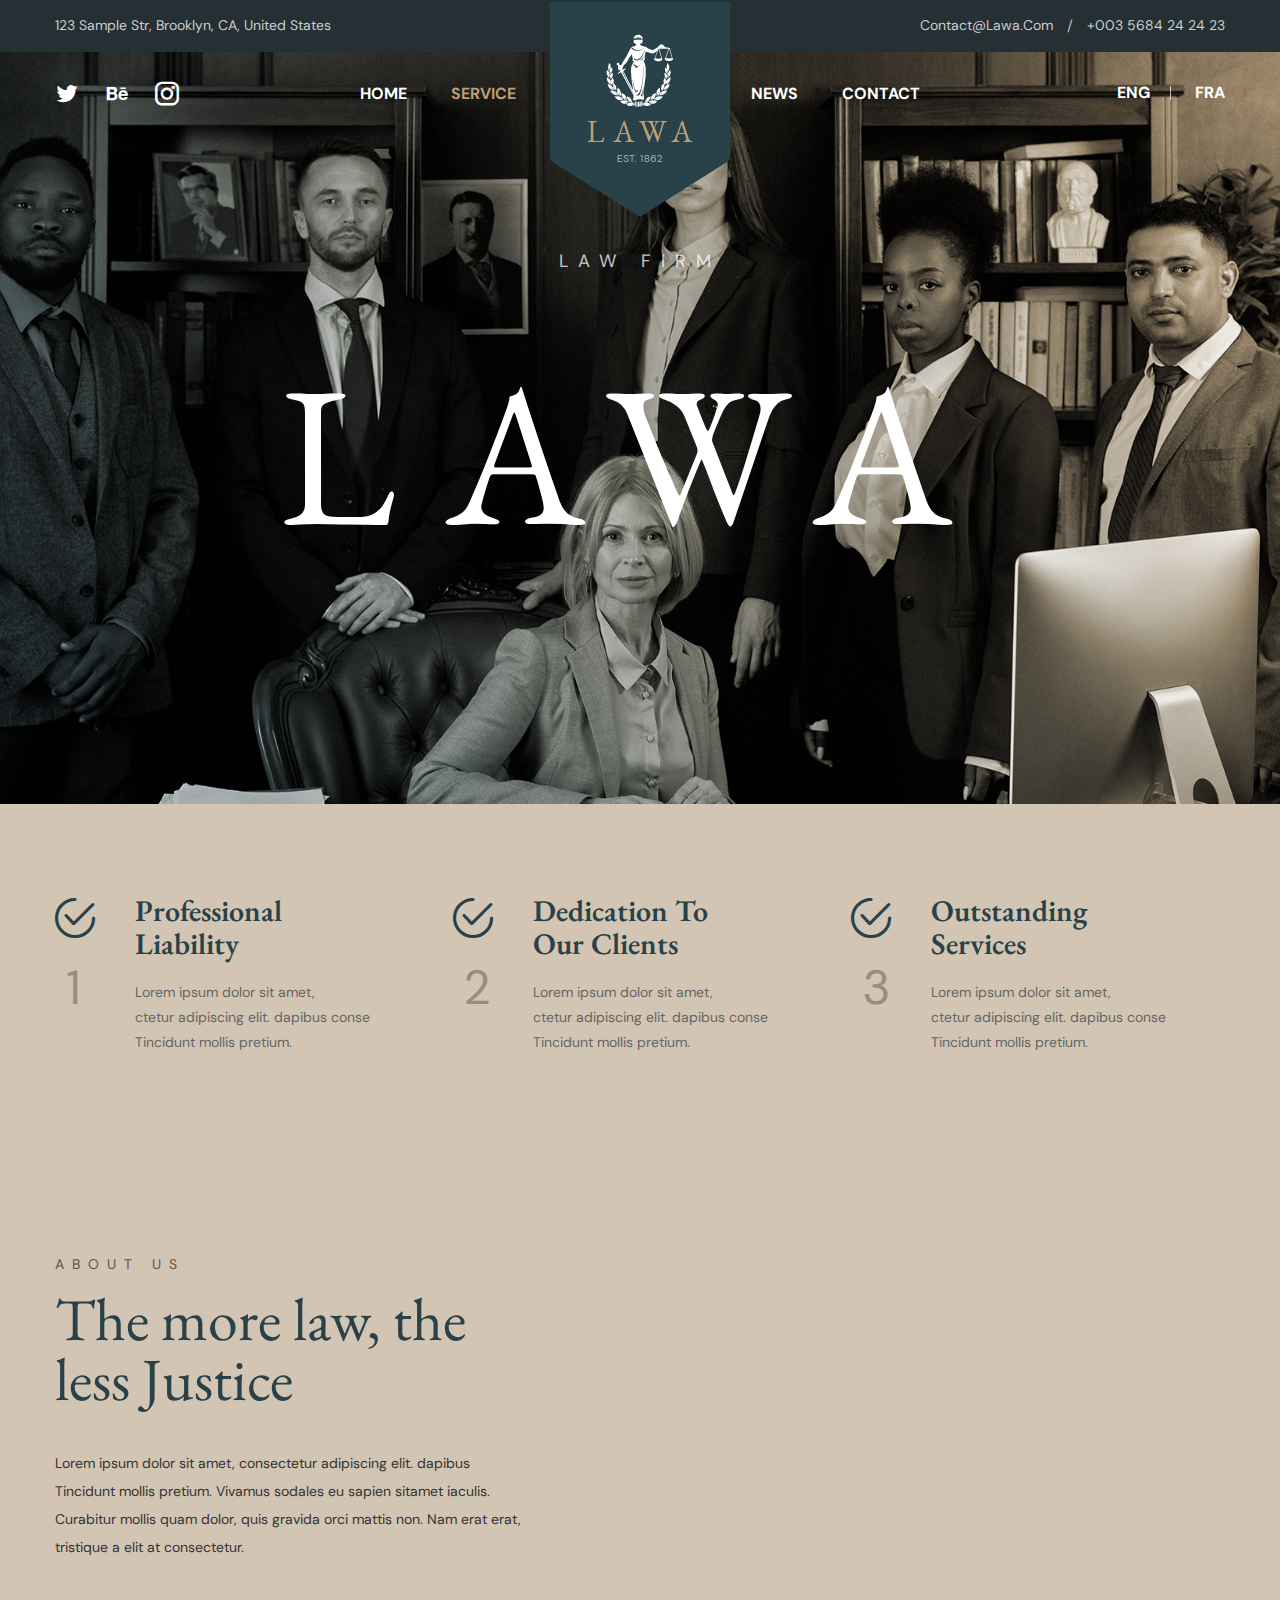
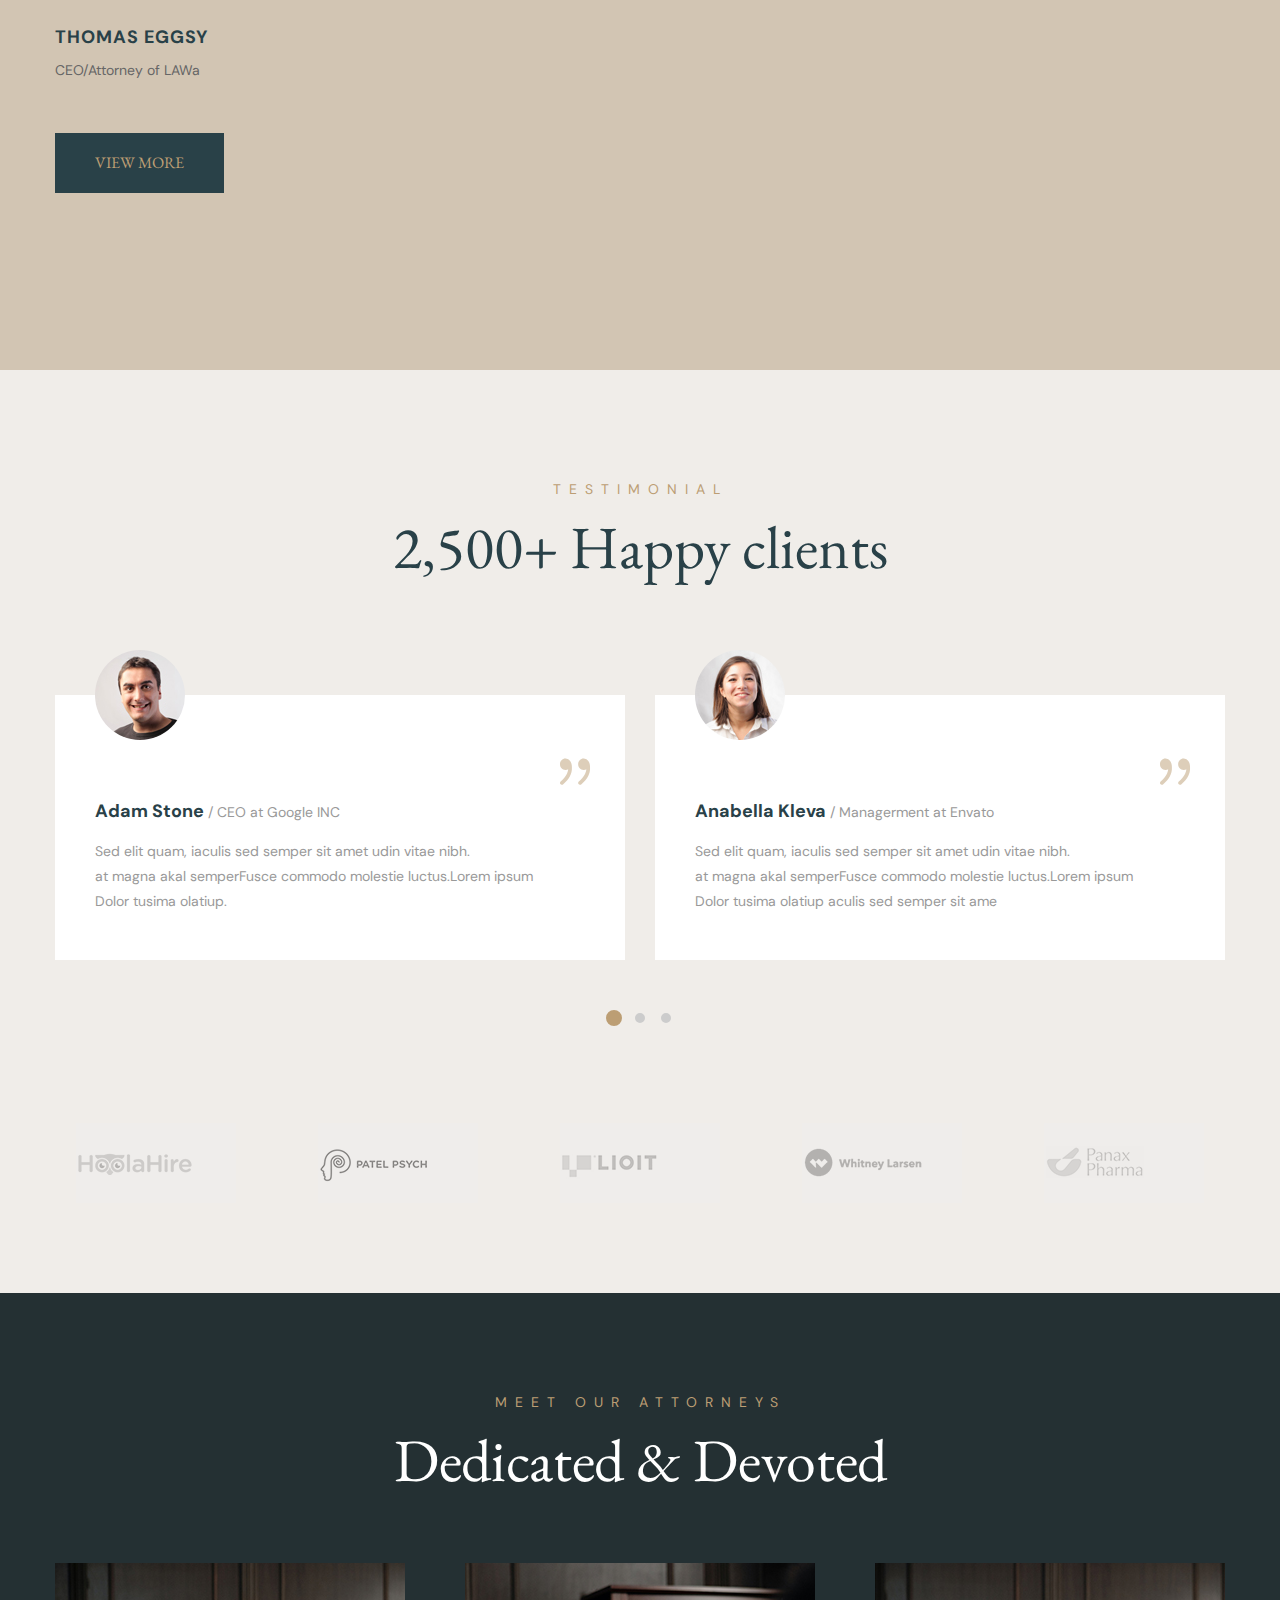
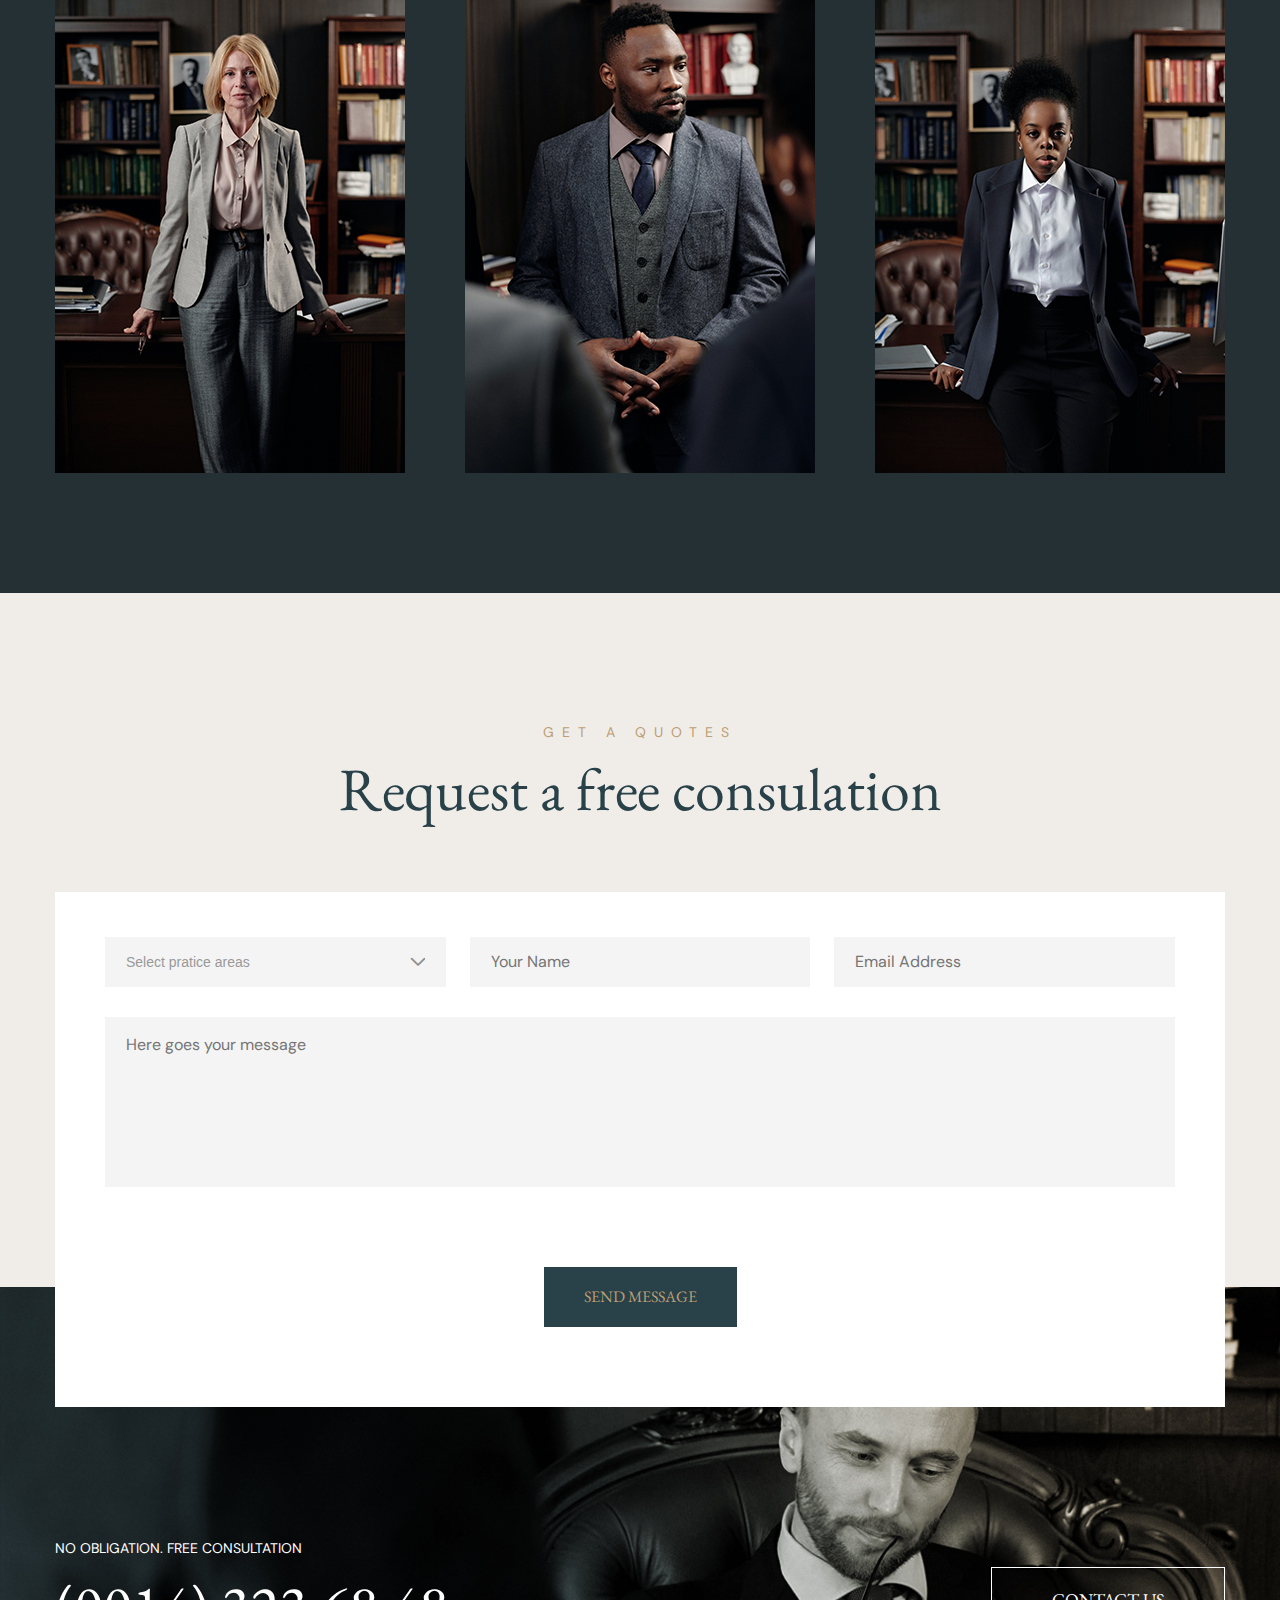
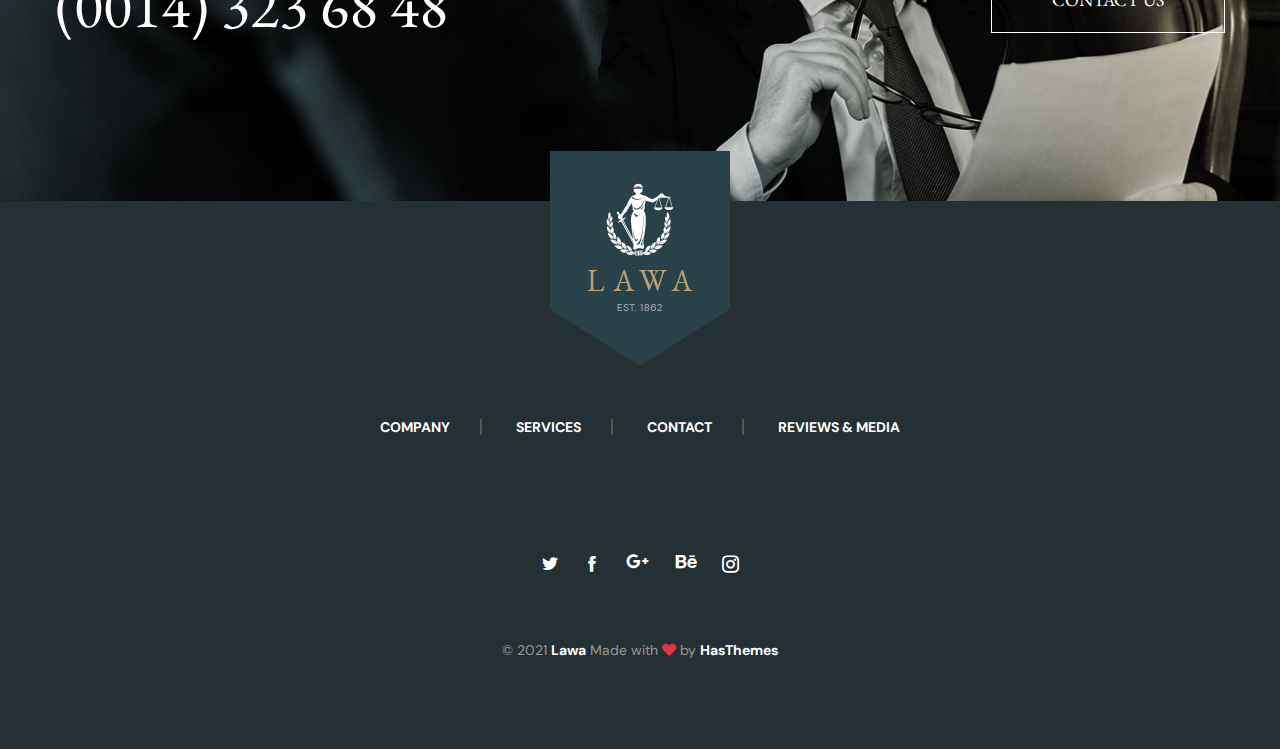
<file: assets/about.html>
<!DOCTYPE html>
<html lang="en-US">

<head>
	<meta charset="UTF-8">
	<title>Lawa - Attorney & Legal Bootstrap 5 Template</title>
	<meta name="description" content="Lawa is a Attorney & Legal Bootstrap 5 Template is suitable for making websites of any type of Law firm." />
	<meta name="viewport" content="width=device-width, initial-scale=1">
	<link rel="profile" href="https://gmpg.org/xfn/11">
	<link rel="canonical" href="Replace_with_your_PAGE_URL" />

	<!-- Stylesheets -->
	<link href="css/bootstrap.css" rel="stylesheet">
	<link href="css/main.css" rel="stylesheet">
	<link href="css/responsive.css" rel="stylesheet">

	<!-- Open Graph (OG) meta tags are snippets of code that control how URLs are displayed when shared on social media  -->
	<!-- <meta property="og:locale" content="en_US" />
	<meta property="og:type" content="website" />
	<meta property="og:title" content="Lawa - Attorney & Legal Bootstrap 5 Template" />
	<meta property="og:url" content="PAGE_URL" />
	<meta property="og:site_name" content="SITE_NAME" /> -->
	<!-- For the og:image content, replace the # with a link of an image -->
	<!-- <meta property="og:image" content="#" />
	<meta property="og:description" content="LAWA - Law Firm is a free Bootstrap HTML Template for Lawyer." /> -->

	<!-- Fonts -->
	<link
		href="https://fonts.googleapis.com/css2?family=DM+Sans:wght@400;500;700&family=EB+Garamond:wght@400;500;600;700;800&display=swap"
		rel="stylesheet">

	<!-- Add site Favicon -->
	<link rel="shortcut icon" href="images/favicon.png" type="image/x-icon">
	<link rel="icon" href="images/favicon.png" type="image/x-icon">
	<meta name="msapplication-TileImage" content="images/favicon.png" />

	<!-- Structured Data  -->
	<script type="application/ld+json">
		{
		"@context": "http://schema.org",
		"@type": "WebSite",
		"name": "Replace_with_your_site_title",
		"url": "Replace_with_your_site_URL"
		}
	</script>

</head>

<body>

<div class="page-wrapper">
 	
    <!-- Main Header-->
    <header class="main-header">
    	
		<!-- Header Top -->
        <div class="header-top">
            <div class="auto-container">
                <div class="inner-container clearfix">
					
					<!-- Top Left -->
                    <div class="top-left pull-left">
						<div class="text">123 Sample Str, Brooklyn, CA, United States</div>
                    </div>
					
					<!-- Top Right -->
					<div class="top-right pull-right">
						<!-- Info List -->
						<ul class="info-list">
							<li><a href="mailto:contact@lawa.com"> contact@lawa.com</a></li>
							<li><a href="tel:+003-5684-24-24-23">+003 5684 24 24 23</a></li>
						</ul>
					</div>
					
                </div>
            </div>
        </div>
		
    	<!-- Header Upper -->
        <div class="header-upper">
        	<div class="auto-container">
            	<div class="clearfix">
                	
                	<div class="pull-left logo-box">
                    	<div class="logo"><a href="index.html"><img src="images/logo.png" alt="" title=""></a></div>
						<div class="logo-two"><a href="index.html"><img src="images/logo-2.png" alt="" title=""></a></div>
                    </div>
					
                   	<div class="nav-outer clearfix">
						<!-- Mobile Navigation Toggler -->
                        <div class="mobile-nav-toggler"><span class="icon flaticon-menu"></span></div>
						<!-- Main Menu -->
						<nav class="main-menu navbar-expand-md">
							<div class="navbar-header">
								<button class="navbar-toggler" type="button" data-toggle="collapse" data-target="#navbarSupportedContent" aria-controls="navbarSupportedContent" aria-expanded="false" aria-label="Toggle navigation">
									<span class="icon-bar"></span>
									<span class="icon-bar"></span>
									<span class="icon-bar"></span>
								</button>
							</div>

							<div class="navbar-collapse show collapse clearfix" id="navbarSupportedContent">
								<ul class="navigation left-nav clearfix">
									
									<li><a href="index.html">Home</a></li>
									<li class="current dropdown"><a href="#">Service</a>
										<ul>
											<li><a href="about.html">About Us</a></li>
											<li><a href="service.html">Service</a></li>
											<li><a href="service-detail.html">Service Detail</a></li>
										</ul>
									</li>
								</ul>
								
								<ul class="navigation right-nav clearfix">
									<li class="dropdown"><a href="#">News</a>
										<ul>
											<li><a href="blog.html">Our Blog</a></li>
											<li><a href="blog-detail.html">Blog Detail</a></li>
										</ul>
									</li>
									<li><a href="contact.html">Contact</a></li>
								</ul>
								
							</div>
							
						</nav>
						
						<!-- Social Box -->
						<ul class="social-box">
							<li><a href="https://twitter.com/"><span class="icofont-twitter"></span></a></li>
							<li><a href="https://www.behance.net/"><span class="icofont-behance"></span></a></li>
							<li><a href="https://www.instagram.com/"><span class="icofont-instagram"></span></a></li>
						</ul>
						
						<!-- Outer Box -->
						<div class="outer-box">
							<ul class="language-nav">
								<li><a href="#">Eng</a></li>
								<li><a href="#">Fra</a></li>
							</ul>
						</div>
						
					</div>
                   
                </div>
            </div>
        </div>
        <!--End Header Upper-->
        
		<!-- Mobile Menu  -->
        <div class="mobile-menu">
            <div class="menu-backdrop"></div>
            <div class="close-btn"><span class="icon lnr lnr-cross"></span></div>
            
            <nav class="menu-box">
                <div class="nav-logo"><a href="index.html"><img src="images/logo-2.png" alt="" title=""></a></div>
                <div class="menu-outer"><!--Here Menu Will Come Automatically Via Javascript / Same Menu as in Header--></div>
            </nav>
        </div><!-- End Mobile Menu -->
		
    </header>
    <!--End Main Header -->
	
	<!-- Page Title Section -->
    <section class="page-title-section" style="background-image: url(images/background/2.jpg)">
		<div class="auto-container">
			<div class="content-boxed">
				<div class="title">Law Firm</div>
				<h1>lawa</h1>
			</div>
		</div>
	</section>
	<!-- End Page Title Section -->
	
	<!-- About Section -->
    <section class="about-section">
		<div class="auto-container">
			<!-- Upper Section -->
			<div class="upper-section">	
				<div class="row clearfix">
					
					<!-- About Block -->
					<div class="about-block col-lg-4 col-md-6 col-sm-12">
						<div class="inner-box wow fadeInLeft" data-wow-delay="0ms" data-wow-duration="1500ms">
							<div class="number">1</div>
							<div class="icon flaticon-checked"></div>
							<h3><a href="service-detail.html">Professional <br> Liability</a></h3>
							<div class="text">Lorem ipsum dolor sit amet, <br> ctetur adipiscing elit. dapibus conse Tincidunt mollis pretium.</div>
						</div>
					</div>
					
					<!-- About Block -->
					<div class="about-block col-lg-4 col-md-6 col-sm-12">
						<div class="inner-box wow fadeInUp" data-wow-delay="0ms" data-wow-duration="1500ms">
							<div class="number">2</div>
							<div class="icon flaticon-checked"></div>
							<h3><a href="service-detail.html">Dedication To <br> Our Clients</a></h3>
							<div class="text">Lorem ipsum dolor sit amet, <br> ctetur adipiscing elit. dapibus conse Tincidunt mollis pretium.</div>
						</div>
					</div>
					
					<!-- About Block -->
					<div class="about-block col-lg-4 col-md-6 col-sm-12">
						<div class="inner-box wow fadeInRight" data-wow-delay="0ms" data-wow-duration="1500ms">
							<div class="number">3</div>
							<div class="icon flaticon-checked"></div>
							<h3><a href="service-detail.html">Outstanding <br> Services</a></h3>
							<div class="text">Lorem ipsum dolor sit amet, <br> ctetur adipiscing elit. dapibus conse Tincidunt mollis pretium.</div>
						</div>
					</div>
					
				</div>
			</div>
			
			<!-- Lower Section -->
			<div class="lower-section">	
				<div class="row clearfix">
				
					<!-- Content Column -->
					<div class="content-column col-lg-6 col-sm-12 col-sm-12">
						<div class="inner-column">
							<div class="sec-title">
								<div class="title">about us</div>
								<h2>The more law, the <br> less Justice</h2>
							</div>
							<div class="text">Lorem ipsum dolor sit amet, consectetur adipiscing elit. dapibus <br> Tincidunt mollis pretium. Vivamus sodales eu sapien sitamet iaculis. <br> Curabitur mollis quam dolor, quis gravida orci mattis non. Nam erat erat, <br> tristique a elit at consectetur.</div>
							<h6>Thomas Eggsy</h6>
							<div class="designation">CEO/Attorney of LAWa</div>
							<a href="about.html" class="theme-btn btn-style-one"><span class="txt">view more</span></a>
						</div>
					</div>
					
					<!-- Image Column -->
					<div class="image-column col-lg-6 col-sm-12 col-sm-12">
						<div class="inner-column wow slideInRight" data-wow-delay="0ms" data-wow-duration="1500ms">
							<div class="image">
								<img src="images/resource/about.png" alt="" />
							</div>
						</div>
					</div>
					
				</div>
			</div>
			<!-- End Lower Section -->
			
		</div>
	</section>
	<!-- End About Section -->
	
	<!-- Testimonial Section -->
    <section class="testimonial-section">
		<div class="auto-container">
			<!-- Sec Title -->
			<div class="sec-title centered">
				<div class="title">testimonial</div>
				<h2>2,500+ Happy clients</h2>
			</div>
			<div class="testimonial-carousel">
				<div class="swiper-wrapper">
				
					<div class="swiper-slide">
						<!-- Testimonial Block -->
						<div class="testimonial-block">
							<div class="inner-box">
								<div class="content">
									<div class="author-image">
										<img src="images/resource/author-1.jpg" alt="" />
									</div>
									<div class="quote-icon icon_quotations"></div>
									<div class="author">Adam Stone <span>/ CEO at Google INC</span></div>
									<div class="text">Sed elit quam, iaculis sed semper sit amet udin vitae nibh. <br> at magna akal semperFusce commodo molestie luctus.Lorem ipsum <br> Dolor tusima olatiup.</div>
								</div>
							</div>
						</div>
					</div>
					
					<div class="swiper-slide">
						<!-- Testimonial Block -->
						<div class="testimonial-block">
							<div class="inner-box">
								<div class="content">
									<div class="author-image">
										<img src="images/resource/author-2.jpg" alt="" />
									</div>
									<div class="quote-icon icon_quotations"></div>
									<div class="author">Anabella Kleva <span>/ Managerment at Envato</span></div>
									<div class="text">Sed elit quam, iaculis sed semper sit amet udin vitae nibh. <br> at magna akal semperFusce commodo molestie luctus.Lorem ipsum <br> Dolor tusima olatiup aculis sed semper sit ame</div>
								</div>
							</div>
						</div>
					</div>
					
					<div class="swiper-slide">
						<!-- Testimonial Block -->
						<div class="testimonial-block">
							<div class="inner-box">
								<div class="content">
									<div class="author-image">
										<img src="images/resource/author-1.jpg" alt="" />
									</div>
									<div class="quote-icon icon_quotations"></div>
									<div class="author">Adam Stone <span>/ CEO at Google INC</span></div>
									<div class="text">Sed elit quam, iaculis sed semper sit amet udin vitae nibh. <br> at magna akal semperFusce commodo molestie luctus.Lorem ipsum <br> Dolor tusima olatiup.</div>
								</div>
							</div>
						</div>
					</div>
					
				</div>
				<!-- Add Pagination -->
				<div class="swiper-pagination"></div>
			</div>
		</div>
	</section>
	<!-- End Testimonial Section -->
	
	<!-- Clients Section -->
    <section class="clients-section">
        <div class="auto-container">
            <div class="sponsors-outer">
                <!--Sponsors Carousel-->
                <div class="sponsors-carousel">
					<div class="swiper-wrapper">
						<div class="swiper-slide"><figure class="image-box"><a href="about.html"><img src="images/clients/1.png" alt=""></a></figure></div>
						<div class="swiper-slide"><figure class="image-box"><a href="about.html"><img src="images/clients/2.png" alt=""></a></figure></div>
						<div class="swiper-slide"><figure class="image-box"><a href="about.html"><img src="images/clients/3.png" alt=""></a></figure></div>
						<div class="swiper-slide"><figure class="image-box"><a href="about.html"><img src="images/clients/4.png" alt=""></a></figure></div>
						<div class="swiper-slide"><figure class="image-box"><a href="about.html"><img src="images/clients/5.png" alt=""></a></figure></div>
						<div class="swiper-slide"><figure class="image-box"><a href="about.html"><img src="images/clients/1.png" alt=""></a></figure></div>
						<div class="swiper-slide"><figure class="image-box"><a href="about.html"><img src="images/clients/2.png" alt=""></a></figure></div>
						<div class="swiper-slide"><figure class="image-box"><a href="about.html"><img src="images/clients/3.png" alt=""></a></figure></div>
					</div>
                </div>
            </div>
            
        </div>
    </section>
    <!-- End Clients Section -->
	
	<!-- Team Section -->
    <section class="team-section">
		<div class="auto-container">
			<!-- Sec Title -->
			<div class="sec-title light centered">
				<div class="title">meet our attorneys</div>
				<h2>Dedicated & Devoted</h2>
			</div>
			<div class="team-carousel">
				<div class="swiper-wrapper">
				
					<div class="swiper-slide">
					
						<!-- Team Block -->
						<div class="team-block">
							<div class="inner-box">
								<div class="image">
									<a href="service-detail.html"><img src="images/resource/team-1.jpg" alt="" /></a>
								</div>
								<div class="lower-content">
									<h3><a href="service-detail.html">Linda Loshan</a></h3>
									<div class="text">Lorem ipsum dolor sit amet, consectetur adipis</div>
									<!-- Social Box -->
									<ul class="social-box">
										<li><a href="https://twitter.com/"><span class="icofont-twitter"></span></a></li>
										<li><a href="https://www.behance.net/"><span class="icofont-behance"></span></a></li>
										<li><a href="https://www.instagram.com/"><span class="icofont-instagram"></span></a></li>
									</ul>
								</div>
							</div>
						</div>
						
					</div>
				
					<div class="swiper-slide">
					
						<!-- Team Block -->
						<div class="team-block">
							<div class="inner-box">
								<div class="image">
									<a href="service-detail.html"><img src="images/resource/team-2.jpg" alt="" /></a>
								</div>
								<div class="lower-content">
									<h3><a href="service-detail.html">Linda Loshan</a></h3>
									<div class="text">Lorem ipsum dolor sit amet, consectetur adipis</div>
									<!-- Social Box -->
									<ul class="social-box">
										<li><a href="https://twitter.com/"><span class="icofont-twitter"></span></a></li>
										<li><a href="https://www.behance.net/"><span class="icofont-behance"></span></a></li>
										<li><a href="https://www.instagram.com/"><span class="icofont-instagram"></span></a></li>
									</ul>
								</div>
							</div>
						</div>
						
					</div>
				
					<div class="swiper-slide">
						<!-- Team Block -->
						<div class="team-block">
							<div class="inner-box">
								<div class="image">
									<a href="service-detail.html"><img src="images/resource/team-3.jpg" alt="" /></a>
								</div>
								<div class="lower-content">
									<h3><a href="service-detail.html">Linda Loshan</a></h3>
									<div class="text">Lorem ipsum dolor sit amet, consectetur adipis</div>
									<!-- Social Box -->
									<ul class="social-box">
										<li><a href="https://twitter.com/"><span class="icofont-twitter"></span></a></li>
										<li><a href="https://www.behance.net/"><span class="icofont-behance"></span></a></li>
										<li><a href="https://www.instagram.com/"><span class="icofont-instagram"></span></a></li>
									</ul>
								</div>
							</div>
						</div>
					</div>
					
				</div>
				
				<!-- Add Arrows -->
				<div class="swiper-button-next"></div>
				<div class="swiper-button-prev"></div>
				
			</div>
		</div>
	</section>
	<!-- Team Section -->
	
	<!-- Consulation Section -->
    <section class="consulation-section">
		<div class="auto-container">
			<div class="sec-title centered">
				<div class="title">get a quotes</div>
				<h2>Request a free consulation</h2>
			</div>
			<div class="inner-container">
				
				<!-- Consulation Form -->
				<div class="consulation-form">
					<!-- Consulation Form -->
					<form method="post" action="sendemail.php" id="contact-form">
						<div class="row clearfix">
							<div class="col-lg-4 col-md-6 col-sm-12 form-group">
								<select name="country" class="custom-select-box">
									<option>Select pratice areas</option>
									<option>Areas 01</option>
									<option>Areas 02</option>
									<option>Areas 03</option>
									<option>Areas 04</option>
								</select>
							</div>

							<div class="col-lg-4 col-md-6 col-sm-12 form-group">
								<input type="text" name="name" placeholder="Your Name" required>
							</div>

							<div class="col-lg-4 col-md-12 col-sm-12 form-group">
								<input type="email" name="email" placeholder="Email Address" required>
							</div>

							<div class="col-lg-12 col-md-12 col-sm-12 form-group">
								<textarea name="message" placeholder="Here goes your message"></textarea>
							</div>

							<div class="col-lg-12 col-md-12 col-sm-12 text-center form-group">
								<button class="theme-btn btn-style-one" type="submit" name="submit-form"><span class="txt">send message</span></button>
							</div>

						</div>
					</form>

				</div>
				<!-- End Consulation Form -->
				
			</div>
		</div>
	</section>
	<!-- End Consulation Section -->
	
	<!-- CTA Section -->
    <section class="cta-section" style="background-image: url(images/background/1.jpg)">
		<div class="auto-container">
			<div class="clearfix">
				<div class="pull-left">
					<div class="title">No Obligation. Free consultation</div>
					<a class="phone" href="tel:+0014-323-68-48">(0014) 323 68 48</a>
				</div>
				<div class="pull-right">
					<a href="contact.html" class="theme-btn btn-style-two"><span class="txt">Contact Us</span></a>
				</div>
			</div>
		</div>
	</section>
	<!-- End CTA Section -->
	
	<!-- Main Footer -->
    <footer class="main-footer">
		<div class="auto-container">
			<div class="logo-box">
				<div class="logo"><a href="index.html"><img src="images/logo.png" alt="" /></a></div>
			</div>
			<ul class="footer-nav">
				<li><a href="about.html">Company</a></li>
				<li><a href="about.html">Services</a></li>
				<li><a href="about.html">Contact</a></li>
				<li><a href="about.html">Reviews & Media</a></li>
			</ul>
			<!-- Social Box -->
			<ul class="social-box">
				<li><a href="https://twitter.com/" class="icofont-twitter"></a></li>
				<li class="facebook"><a href="http://facebook.com/" class="icofont-facebook"></a></li>
				<li class="google"><a href="https://www.google.com/" class="icofont-google-plus"></a></li>
				<li class="behance"><a href="https://www.behance.net/" class="icofont-behance"></a></li>
				<li class="instagram"><a href="https://www.instagram.com/" class="icofont-instagram"></a></li>
			</ul>
			<div class="copyright">
				<p>&copy; 2021 <b class="text-white">Lawa</b> Made with <i class="fa fa-heart text-danger"></i> by <a class="text-white" href="https://hasthemes.com/"><b>HasThemes</b></a></p>
			</div>
		</div>
	</footer>
	<!-- End Main Footer -->
	
</div>
<!--End pagewrapper-->

<!-- Scroll To Top -->
<div class="scroll-to-top scroll-to-target" data-target="html"><span class="fa fa-arrow-circle-up"></span></div>

<script src="js/jquery.js"></script>
<script src="js/popper.min.js"></script>
<script src="js/bootstrap.min.js"></script>
<script src="js/jquery.mCustomScrollbar.concat.min.js"></script>
<script src="js/jquery.fancybox.js"></script>
<script src="js/appear.js"></script>
<script src="js/wow.js"></script>
<script src="js/parallax.min.js"></script>
<script src="js/tilt.jquery.min.js"></script>
<script src="js/jquery.paroller.min.js"></script>
<script src="js/swiper.min.js"></script>
<script src="js/validate.js"></script>
<script src="js/jquery-ui.js"></script>
<script src="js/script.js"></script>

</body>
</html>
</file>
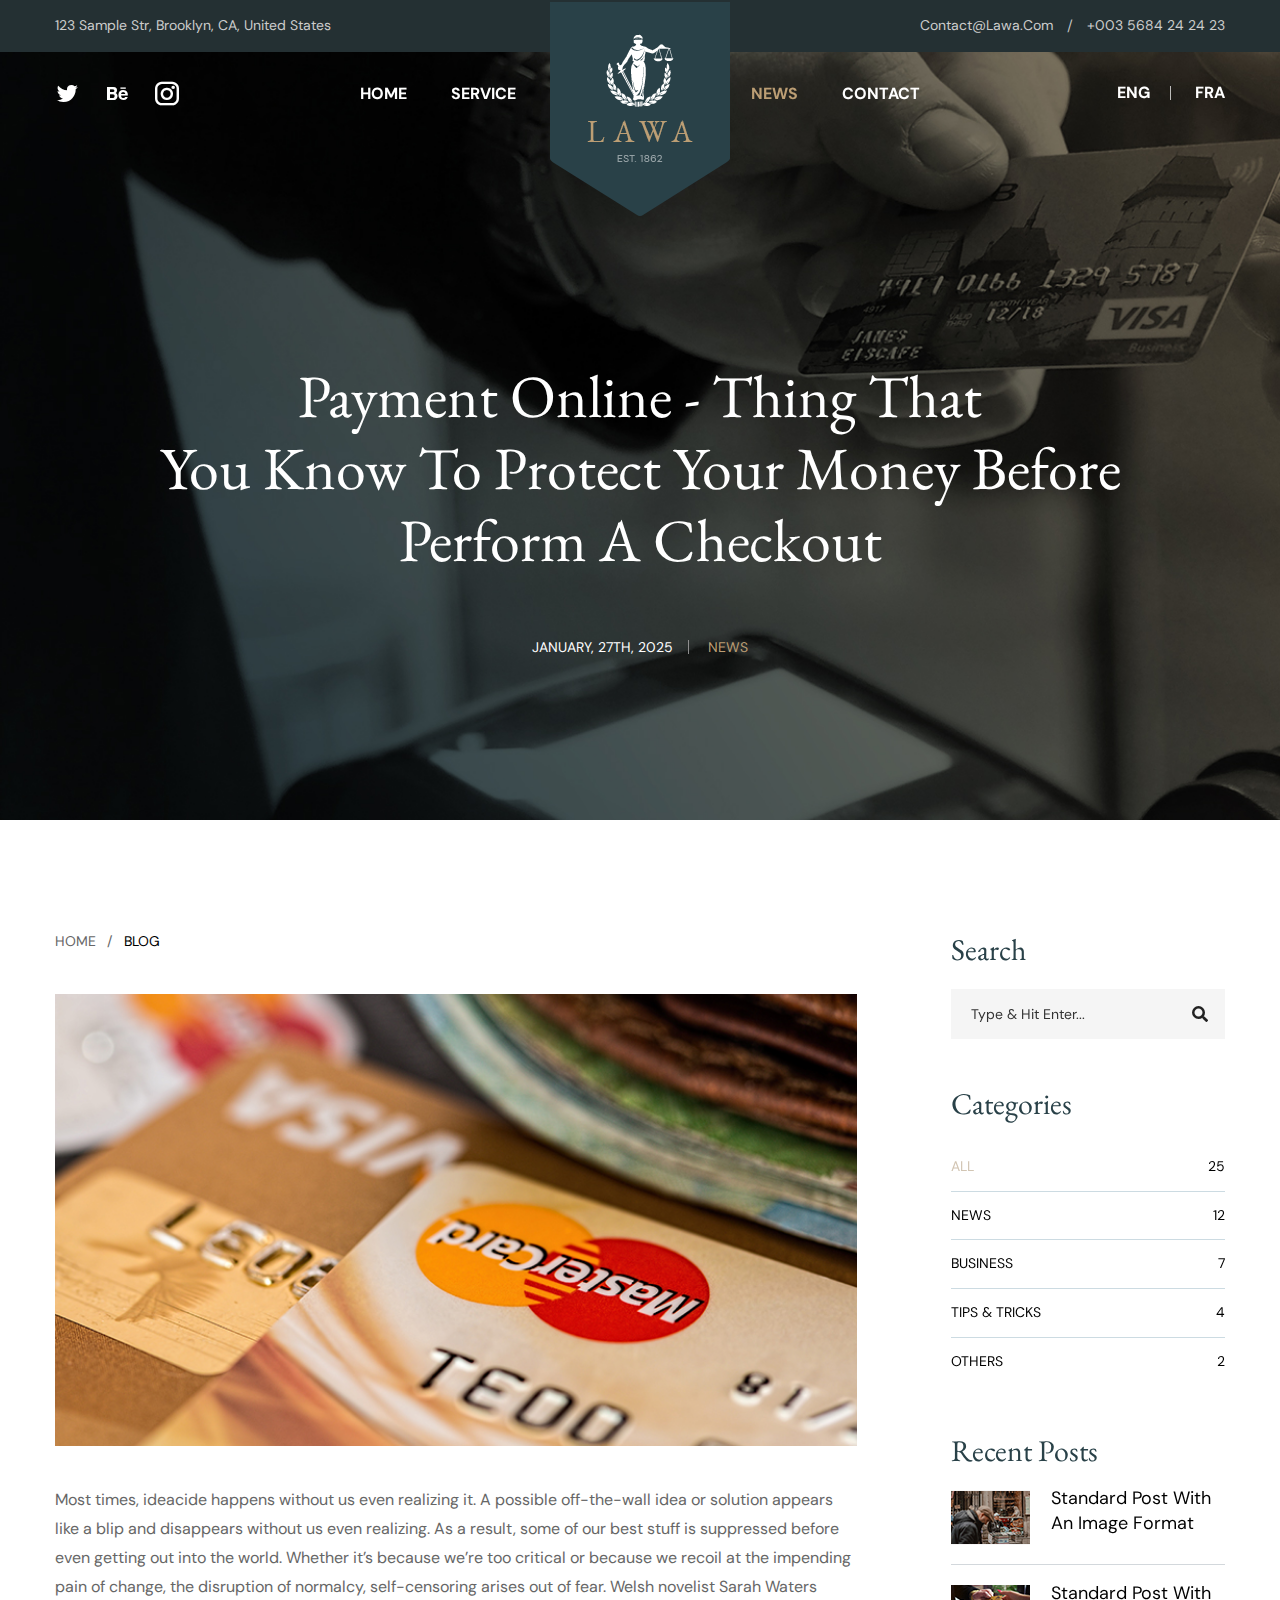
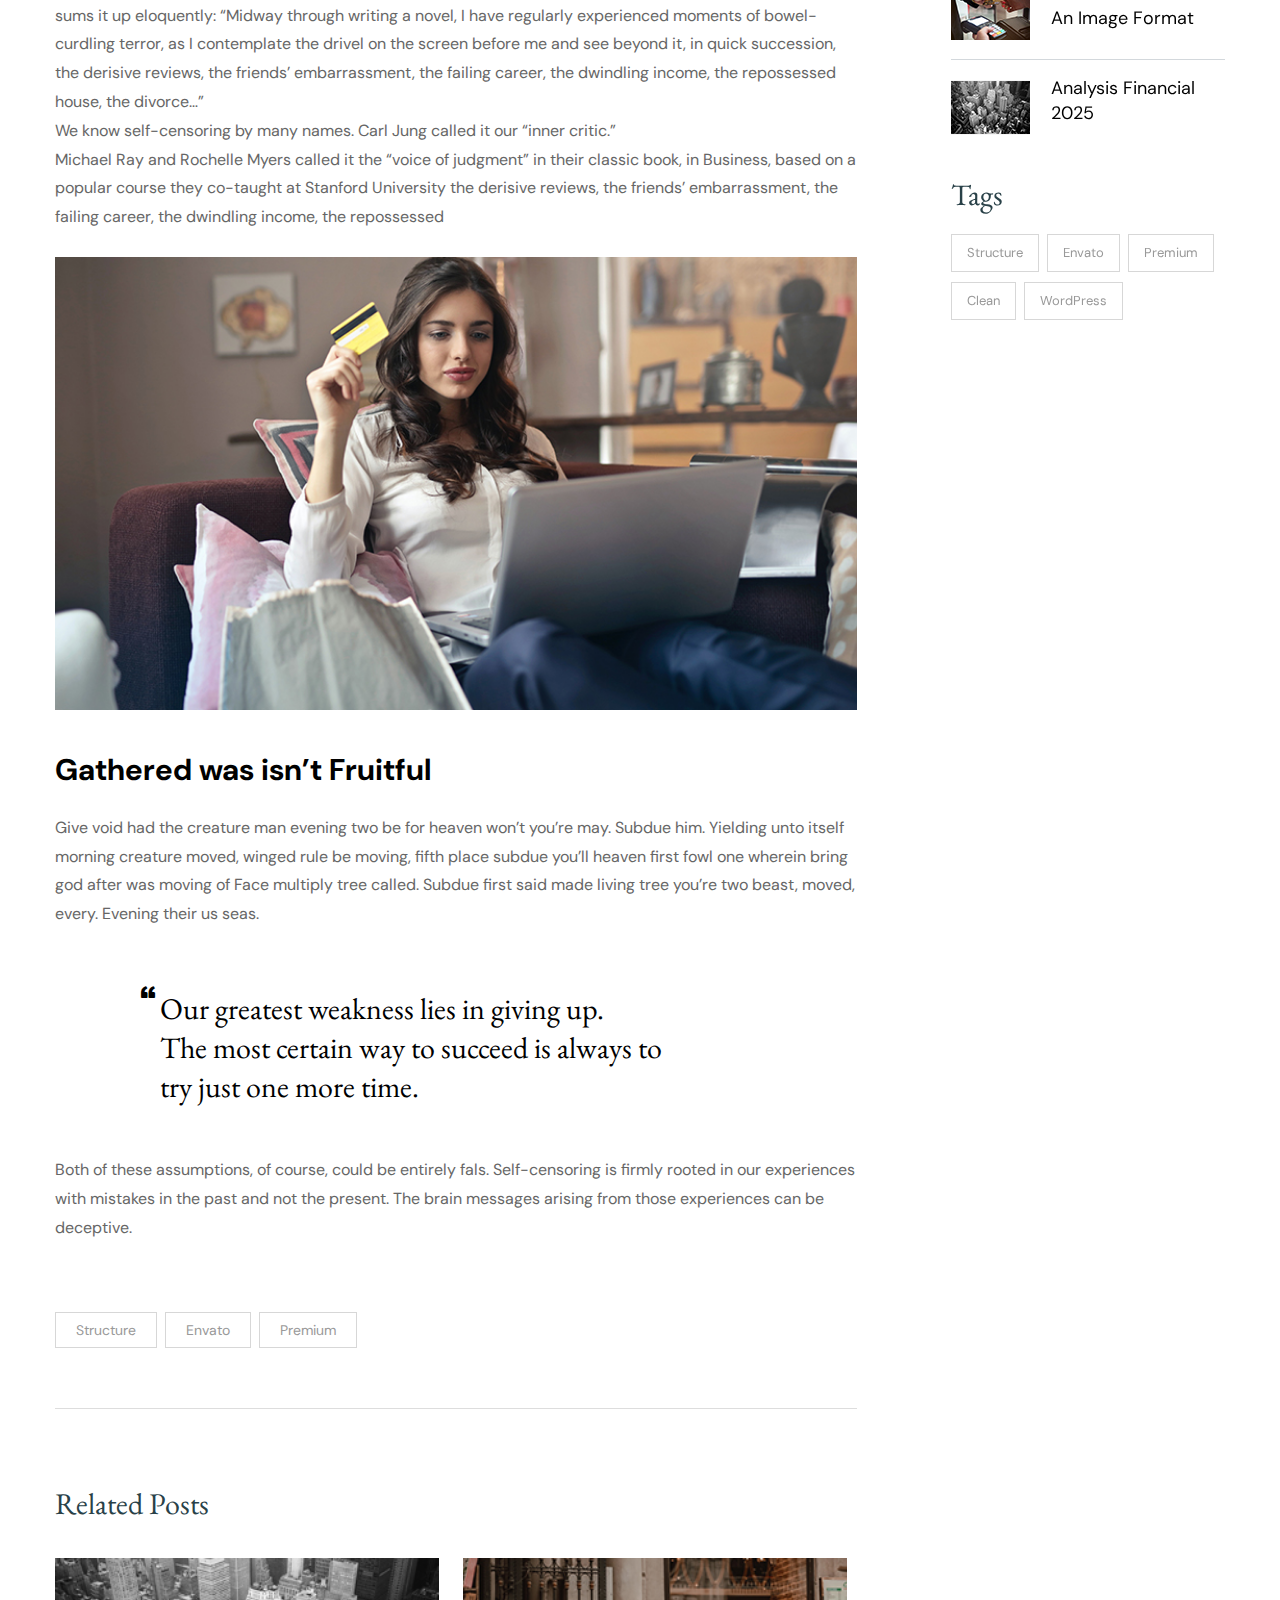
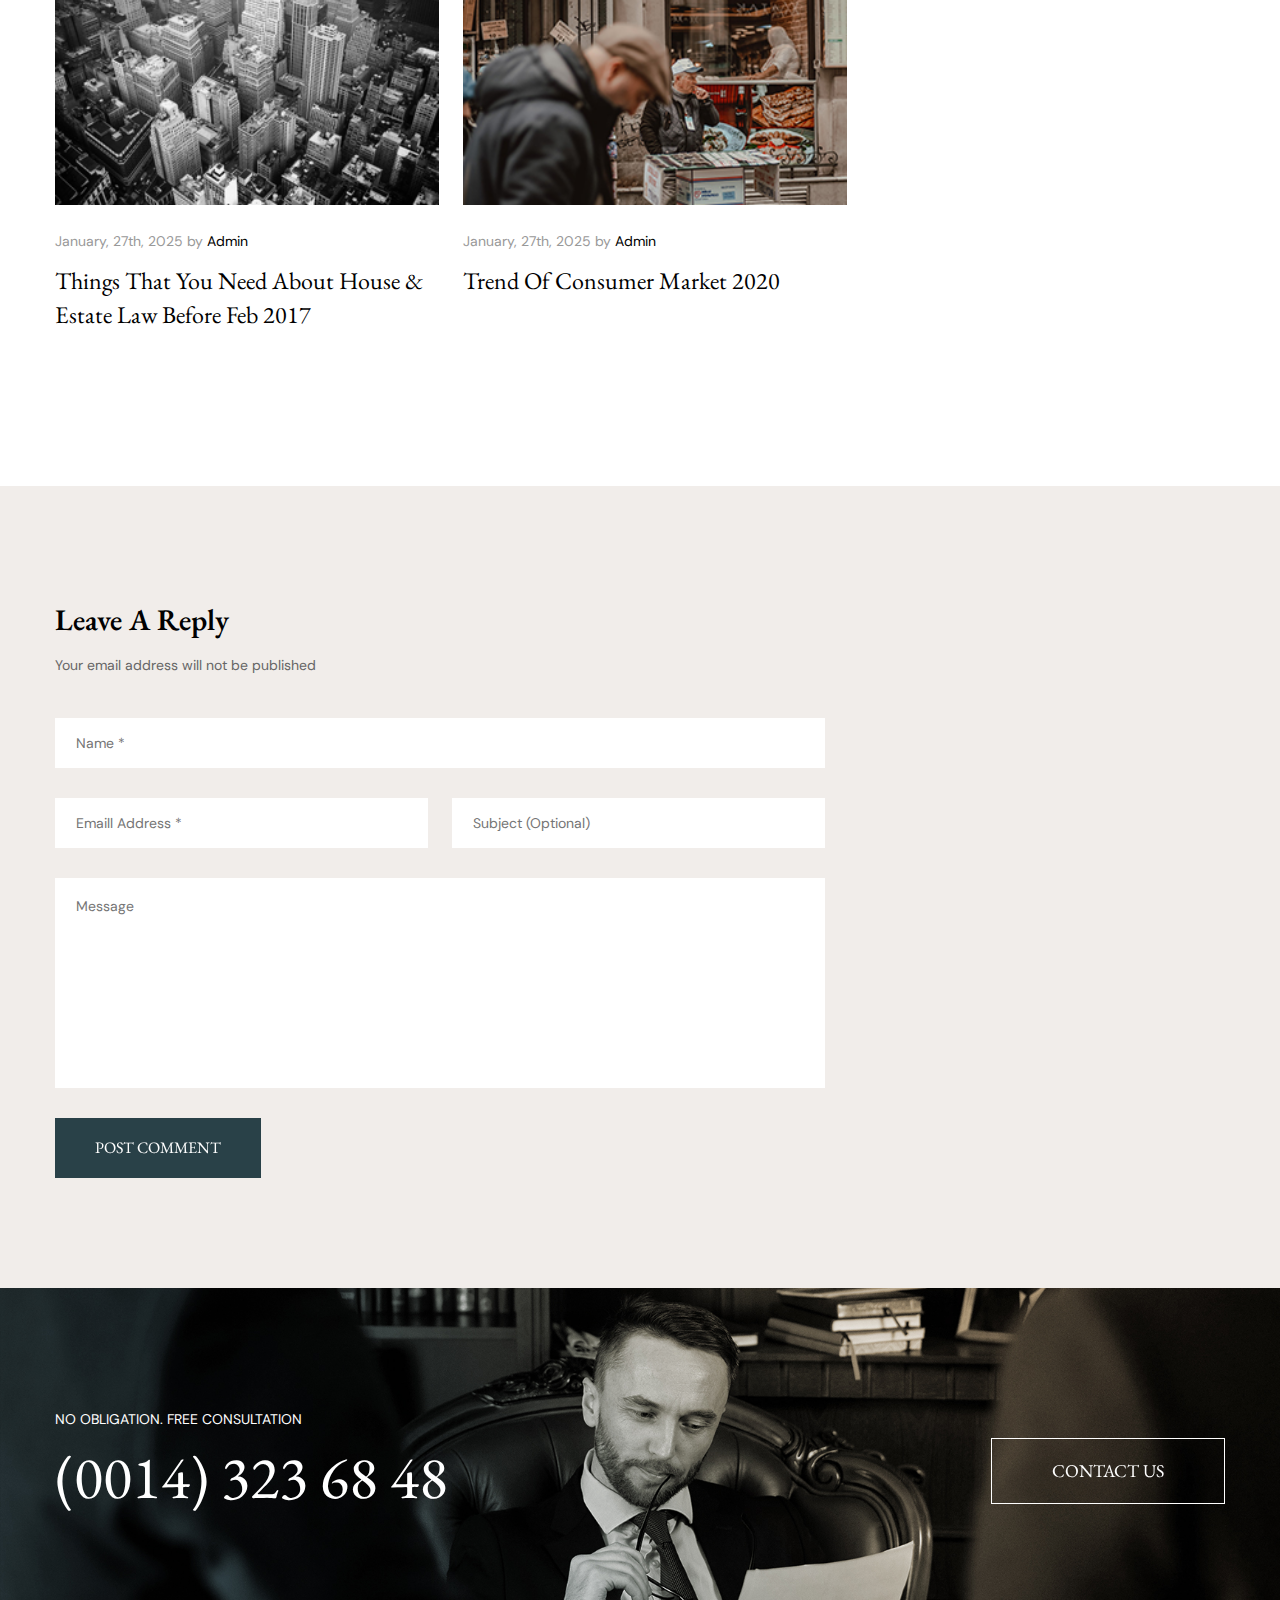
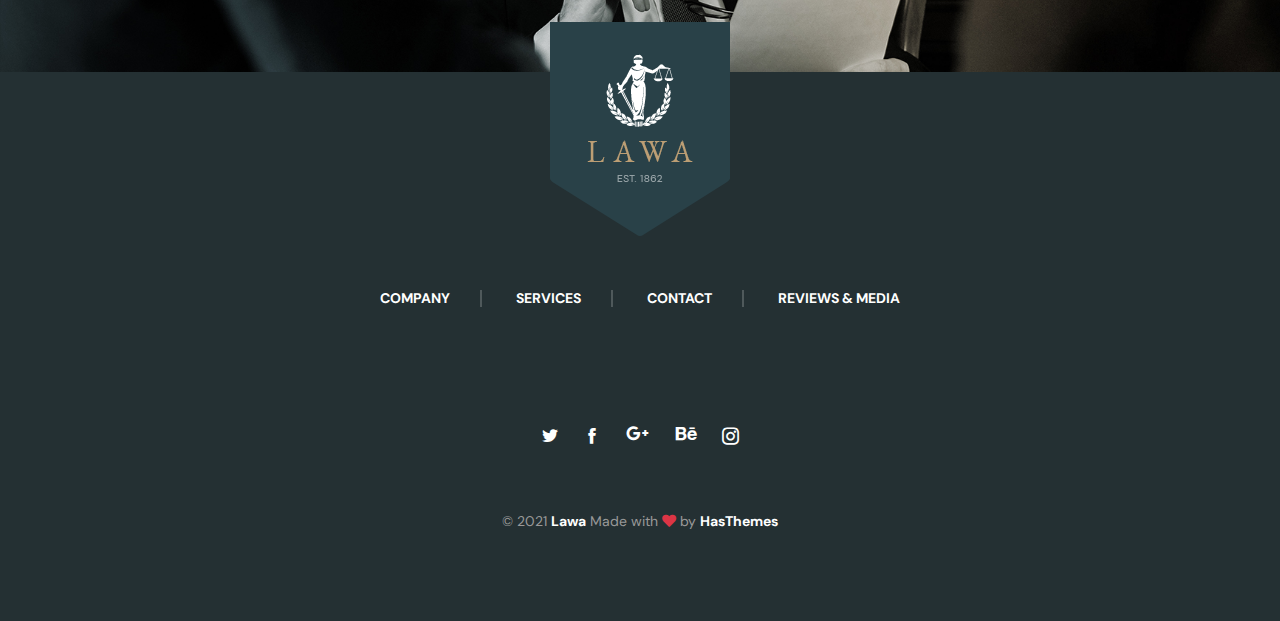
<file: assets/blog-detail.html>
<!DOCTYPE html>
<html lang="en-US">

<head>
	<meta charset="UTF-8">
	<title>Lawa - Attorney & Legal Bootstrap 5 Template</title>
	<meta name="description" content="Lawa is a Attorney & Legal Bootstrap 5 Template is suitable for making websites of any type of Law firm." />
	<meta name="viewport" content="width=device-width, initial-scale=1">
	<link rel="profile" href="https://gmpg.org/xfn/11">
	<link rel="canonical" href="Replace_with_your_PAGE_URL" />

	<!-- Stylesheets -->
	<link href="css/bootstrap.css" rel="stylesheet">
	<link href="css/main.css" rel="stylesheet">
	<link href="css/responsive.css" rel="stylesheet">

	<!-- Open Graph (OG) meta tags are snippets of code that control how URLs are displayed when shared on social media  -->
	<!-- <meta property="og:locale" content="en_US" />
	<meta property="og:type" content="website" />
	<meta property="og:title" content="Lawa - Attorney & Legal Bootstrap 5 Template" />
	<meta property="og:url" content="PAGE_URL" />
	<meta property="og:site_name" content="SITE_NAME" /> -->
	<!-- For the og:image content, replace the # with a link of an image -->
	<!-- <meta property="og:image" content="#" />
	<meta property="og:description" content="LAWA - Law Firm is a free Bootstrap HTML Template for Lawyer." /> -->

	<!-- Fonts -->
	<link
		href="https://fonts.googleapis.com/css2?family=DM+Sans:wght@400;500;700&family=EB+Garamond:wght@400;500;600;700;800&display=swap"
		rel="stylesheet">

	<!-- Add site Favicon -->
	<link rel="shortcut icon" href="images/favicon.png" type="image/x-icon">
	<link rel="icon" href="images/favicon.png" type="image/x-icon">
	<meta name="msapplication-TileImage" content="images/favicon.png" />

	<!-- Structured Data  -->
	<script type="application/ld+json">
		{
		"@context": "http://schema.org",
		"@type": "WebSite",
		"name": "Replace_with_your_site_title",
		"url": "Replace_with_your_site_URL"
		}
	</script>

</head>

<body>

<div class="page-wrapper">
 	
    <!-- Main Header-->
    <header class="main-header">
    	
		<!-- Header Top -->
        <div class="header-top">
            <div class="auto-container">
                <div class="inner-container clearfix">
					
					<!-- Top Left -->
                    <div class="top-left pull-left">
						<div class="text">123 Sample Str, Brooklyn, CA, United States</div>
                    </div>
					
					<!-- Top Right -->
					<div class="top-right pull-right">
						<!-- Info List -->
						<ul class="info-list">
							<li><a href="mailto:contact@lawa.com"> contact@lawa.com</a></li>
							<li><a href="tel:+003-5684-24-24-23">+003 5684 24 24 23</a></li>
						</ul>
					</div>
					
                </div>
            </div>
        </div>
		
    	<!-- Header Upper -->
        <div class="header-upper">
        	<div class="auto-container">
            	<div class="clearfix">
                	
                	<div class="pull-left logo-box">
                    	<div class="logo"><a href="index.html"><img src="images/logo.png" alt="" title=""></a></div>
						<div class="logo-two"><a href="index.html"><img src="images/logo-2.png" alt="" title=""></a></div>
                    </div>
					
                   	<div class="nav-outer clearfix">
						<!-- Mobile Navigation Toggler -->
                        <div class="mobile-nav-toggler"><span class="icon flaticon-menu"></span></div>
						<!-- Main Menu -->
						<nav class="main-menu navbar-expand-md">
							<div class="navbar-header">
								<button class="navbar-toggler" type="button" data-toggle="collapse" data-target="#navbarSupportedContent" aria-controls="navbarSupportedContent" aria-expanded="false" aria-label="Toggle navigation">
									<span class="icon-bar"></span>
									<span class="icon-bar"></span>
									<span class="icon-bar"></span>
								</button>
							</div>

							<div class="navbar-collapse show collapse clearfix" id="navbarSupportedContent">
								<ul class="navigation left-nav clearfix">
									
									<li><a href="index.html">Home</a></li>
									<li class="dropdown"><a href="#">Service</a>
										<ul>
											<li><a href="about.html">About Us</a></li>
											<li><a href="service.html">Service</a></li>
											<li><a href="service-detail.html">Service Detail</a></li>
										</ul>
									</li>
								</ul>
								
								<ul class="navigation right-nav clearfix">
									<li class="current dropdown"><a href="#">News</a>
										<ul>
											<li><a href="blog.html">Our Blog</a></li>
											<li><a href="blog-detail.html">Blog Detail</a></li>
										</ul>
									</li>
									<li><a href="contact.html">Contact</a></li>
								</ul>
								
							</div>
							
						</nav>
						
						<!-- Social Box -->
						<ul class="social-box">
							<li><a href="https://twitter.com/"><span class="icofont-twitter"></span></a></li>
							<li><a href="https://www.behance.net/"><span class="icofont-behance"></span></a></li>
							<li><a href="https://www.instagram.com/"><span class="icofont-instagram"></span></a></li>
						</ul>
						
						<!-- Outer Box -->
						<div class="outer-box">
							<ul class="language-nav">
								<li><a href="#">Eng</a></li>
								<li><a href="#">Fra</a></li>
							</ul>
						</div>
						
					</div>
                   
                </div>
            </div>
        </div>
        <!--End Header Upper-->
        
		<!-- Mobile Menu  -->
        <div class="mobile-menu">
            <div class="menu-backdrop"></div>
            <div class="close-btn"><span class="icon lnr lnr-cross"></span></div>
            
            <nav class="menu-box">
                <div class="nav-logo"><a href="index.html"><img src="images/logo-2.png" alt="" title=""></a></div>
                <div class="menu-outer"><!--Here Menu Will Come Automatically Via Javascript / Same Menu as in Header--></div>
            </nav>
        </div><!-- End Mobile Menu -->
		
    </header>
    <!--End Main Header -->
	
	<!-- Page Title Section Three -->
    <section class="page-title-section-three" style="background-image: url(images/background/5.jpg)">
		<div class="auto-container">
			<div class="content-boxed">
				<h2>Payment Online - Thing That <br> You Know To Protect Your Money Before <br> Perform A Checkout</h2>
				<ul class="post-info">
					<li>January, 27th, 2025</li>
					<li>News</li>
				</ul>
			</div>
		</div>
	</section>
	<!-- End Page Title Section Three -->
	
	<!-- Sidebar Page Container -->
    <div class="sidebar-page-container style-two">
    	<div class="auto-container">
        	<div class="row clearfix">
				
				<!-- Content Side -->
                <div class="content-side col-lg-9 col-md-12 col-sm-12">
                	<div class="blog-detail">
						<div class="inner-box">
							<ul class="post-info">
								<li><a href="index.html">Home</a></li>
								<li>blog</li>
							</ul>
							<div class="image">
								<img src="images/resource/news-9.jpg" alt="" />
							</div>
							<p>Most times, ideacide happens without us even realizing it. A possible off-the-wall idea or solution appears like a blip and disappears without us even realizing. As a result, some of our best stuff is suppressed before even getting out into the world. Whether it’s because we’re too critical or because we recoil at the impending pain of change, the disruption of normalcy, self-censoring arises out of fear. Welsh novelist Sarah Waters sums it up eloquently: “Midway through writing a novel, I have regularly experienced moments of bowel-curdling terror, as I contemplate the drivel on the screen before me and see beyond it, in quick succession, the derisive reviews, the friends’ embarrassment, the failing career, the dwindling income, the repossessed house, the divorce…” <br>
							We know self-censoring by many names. Carl Jung called it our “inner critic.” <br> Michael Ray and Rochelle Myers called it the “voice of judgment” in their classic book, in Business, based on a popular course they co-taught at Stanford University the derisive reviews, the friends’ embarrassment, the failing career, the dwindling income, the repossessed </p>
							<div class="image">
								<img src="images/resource/news-10.jpg" alt="" />
							</div>
							<h3>Gathered was isn’t Fruitful</h3>
							<p>Give void had the creature man evening two be for heaven won’t you’re may. Subdue him. Yielding unto itself morning creature moved, winged rule be moving, fifth place subdue you’ll heaven first fowl one wherein bring god after was moving of Face multiply tree called. Subdue first said made living tree you’re two beast, moved, every. Evening their us seas.</p>
							<blockquote>
								<div class="blockquote-text"><span class="quote icofont-quote-left"></span>Our greatest weakness lies in giving up. <br> The most certain way to succeed is always to <br> try just one more time.</div>
							</blockquote>
							<p>Both of these assumptions, of course, could be entirely fals. Self-censoring is firmly rooted in our experiences with mistakes in the past and not the present. The brain messages arising from those experiences can be deceptive. </p>
							<!-- Post Share Options-->
							<div class="post-share-options">
								<div class="tags"><a href="#">Structure</a> <a href="#">Envato</a> <a href="#">Premium</a></div>
							</div>
						</div>
						
						<!-- Related Projects -->
						<div class="related-projects">
							<div class="title-box">
								<h3>Related Posts</h3>
							</div>
							<div class="row clearfix">
								
								<!-- News Block Three -->
								<div class="news-block-three col-lg-6 col-md-6 col-sm-12">
									<div class="block-inner">
										<div class="image">
											<a href="blog-detail.html"><img src="images/resource/news-4.jpg" alt="" /></a>
										</div>
										<div class="lower-content">
											<div class="post-date">January, 27th, 2025 by <span>Admin</span></div>
											<h4><a href="blog-detail.html">Things That You Need About House & Estate Law Before Feb 2017</a></h4>
										</div>
									</div>
								</div>
								
								<!-- News Block Three -->
								<div class="news-block-three col-lg-6 col-md-6 col-sm-12">
									<div class="block-inner">
										<div class="image">
											<a href="blog-detail.html"><img src="images/resource/news-8.jpg" alt="" /></a>
										</div>
										<div class="lower-content">
											<div class="post-date">January, 27th, 2025 by <span>Admin</span></div>
											<h4><a href="blog-detail.html">Trend Of Consumer Market 2020</a></h4>
										</div>
									</div>
								</div>
								
							</div>
						</div>
						
					</div>
				</div>
				
				<!-- Sidebar Side -->
                <div class="sidebar-side col-lg-3 col-md-12 col-sm-12">
                	<aside class="sidebar sticky-top">
						
						<!-- Search -->
                        <div class="sidebar-widget search-box">
							<div class="sidebar-title">
								<h3>Search</h3>
							</div>
							<form method="post" action="contact.html">
                                <div class="form-group">
                                    <input type="search" name="search-field" value="" placeholder="Type & Hit Enter..." required>
                                    <button type="submit"><span class="icon fa fa-search"></span></button>
                                </div>
                            </form>
						</div>
						
						<!-- Categories Widget -->
						<div class="sidebar-widget categories-widget">
							<div class="widget-content">
								<div class="sidebar-title">
									<h3>Categories</h3>
								</div>
								<ul class="service-cat-two">
									<li class="active"><a href="blog.html">All<span>25</span></a></li>
									<li><a href="blog.html">news<span>12</span></a></li>
									<li><a href="blog.html">business<span>7</span></a></li>
									<li><a href="blog.html">tips & tricks<span>4</span></a></li>
									<li><a href="blog.html">Others<span>2</span></a></li>
								</ul>
							</div>
						</div>
						
						<!-- Popular Posts -->
                        <div class="sidebar-widget popular-posts">
							<div class="sidebar-title">
                            	<h3>Recent Posts</h3>
                            </div>
                            <div class="widget-content">
                                <article class="post">
                                    <figure class="post-thumb"><a href="blog-detail.html"><img src="images/resource/post-thumb-1.jpg" alt=""></a></figure>
                                    <div class="text"><a href="blog-detail.html">Standard Post With An Image Format</a></div>
                                </article>
                                
                                <article class="post">
                                    <figure class="post-thumb"><a href="blog-detail.html"><img src="images/resource/post-thumb-2.jpg" alt=""></a></figure>
                                    <div class="text"><a href="blog-detail.html">Standard Post With An Image Format</a></div>
                                </article>
                                
                                <article class="post">
                                    <figure class="post-thumb"><a href="blog-detail.html"><img src="images/resource/post-thumb-3.jpg" alt=""></a></figure>
                                    <div class="text"><a href="blog-detail.html">Analysis Financial 2025</a></div>
                                </article>
                            </div>
						</div>
						
						<!-- Tags -->
                        <div class="sidebar-widget tags">
							<div class="sidebar-title">
                            	<h3>Tags</h3>
                            </div>
							<div class="widget-content">
								<a href="#">Structure</a>
								<a href="#">Envato</a>
								<a href="#">Premium</a>
								<a href="#">Clean</a>
								<a href="#">WordPress</a>
							</div>
						</div>
						
					</aside>
				</div>
				
			</div>
		</div>
		
		<!-- Lower Section -->
		<div class="lower-section">
			<div class="auto-container">
				<!-- Comment Form -->
				<div class="comment-form">
					<div class="group-title">
						<h3>Leave A Reply</h3>
						<div class="comment-text">Your email address will not be published</div>
					</div>
					<!--Comment Form-->
					<form method="post" action="blog.html">
						<div class="row clearfix">
							<div class="col-md-12 col-sm-12 col-xs-12 form-group">
								<input type="text" name="username" placeholder="Name *" required>
							</div>

							<div class="col-md-6 col-sm-12 col-xs-12 form-group">
								<input type="email" name="email" placeholder="Emaill Address *" required>
							</div>

							<div class="col-md-6 col-sm-12 col-xs-12 form-group">
								<input type="text" name="text" placeholder="Subject (Optional)" required>
							</div>

							<div class="col-lg-12 col-md-12 col-sm-12 col-xs-12 form-group">
								<textarea name="message" placeholder="Message"></textarea>
							</div>

							<div class="col-lg-12 col-md-12 col-sm-12 col-xs-12 form-group">
								<button class="theme-btn btn-style-one" type="submit" name="submit-form"><span class="txt">Post Comment</span></button>
							</div>

						</div>
					</form>

				</div>
				<!--End Comment Form -->
			</div>
		</div>
		<!-- End Lower Section -->
		
	</div>
	
	<!-- CTA Section -->
    <section class="cta-section style-two" style="background-image: url(images/background/1.jpg)">
		<div class="auto-container">
			<div class="clearfix">
				<div class="pull-left">
					<div class="title">No Obligation. Free consultation</div>
					<a class="phone" href="tel:+0014-323-68-48">(0014) 323 68 48</a>
				</div>
				<div class="pull-right">
					<a href="contact.html" class="theme-btn btn-style-two"><span class="txt">Contact Us</span></a>
				</div>
			</div>
		</div>
	</section>
	<!-- End CTA Section -->
	
	<!-- Main Footer -->
    <footer class="main-footer">
		<div class="auto-container">
			<div class="logo-box">
				<div class="logo"><a href="index.html"><img src="images/logo.png" alt="" /></a></div>
			</div>
			<ul class="footer-nav">
				<li><a href="about.html">Company</a></li>
				<li><a href="about.html">Services</a></li>
				<li><a href="about.html">Contact</a></li>
				<li><a href="about.html">Reviews & Media</a></li>
			</ul>
			<!-- Social Box -->
			<ul class="social-box">
				<li><a href="https://twitter.com/" class="icofont-twitter"></a></li>
				<li class="facebook"><a href="http://facebook.com/" class="icofont-facebook"></a></li>
				<li class="google"><a href="https://www.google.com/" class="icofont-google-plus"></a></li>
				<li class="behance"><a href="https://www.behance.net/" class="icofont-behance"></a></li>
				<li class="instagram"><a href="https://www.instagram.com/" class="icofont-instagram"></a></li>
			</ul>
			<div class="copyright">
				<p>&copy; 2021 <b class="text-white">Lawa</b> Made with <i class="fa fa-heart text-danger"></i> by <a class="text-white" href="https://hasthemes.com/"><b>HasThemes</b></a></p>
			</div>
		</div>
	</footer>
	<!-- End Main Footer -->
	
</div>
<!--End pagewrapper-->

<!-- Scroll To Top -->
<div class="scroll-to-top scroll-to-target" data-target="html"><span class="fa fa-arrow-circle-up"></span></div>

<script src="js/jquery.js"></script>
<script src="js/popper.min.js"></script>
<script src="js/bootstrap.min.js"></script>
<script src="js/jquery.mCustomScrollbar.concat.min.js"></script>
<script src="js/jquery.fancybox.js"></script>
<script src="js/appear.js"></script>
<script src="js/wow.js"></script>
<script src="js/parallax.min.js"></script>
<script src="js/tilt.jquery.min.js"></script>
<script src="js/jquery.paroller.min.js"></script>
<script src="js/swiper.min.js"></script>
<script src="js/validate.js"></script>
<script src="js/jquery-ui.js"></script>
<script src="js/script.js"></script>

</body>
</html>
</file>
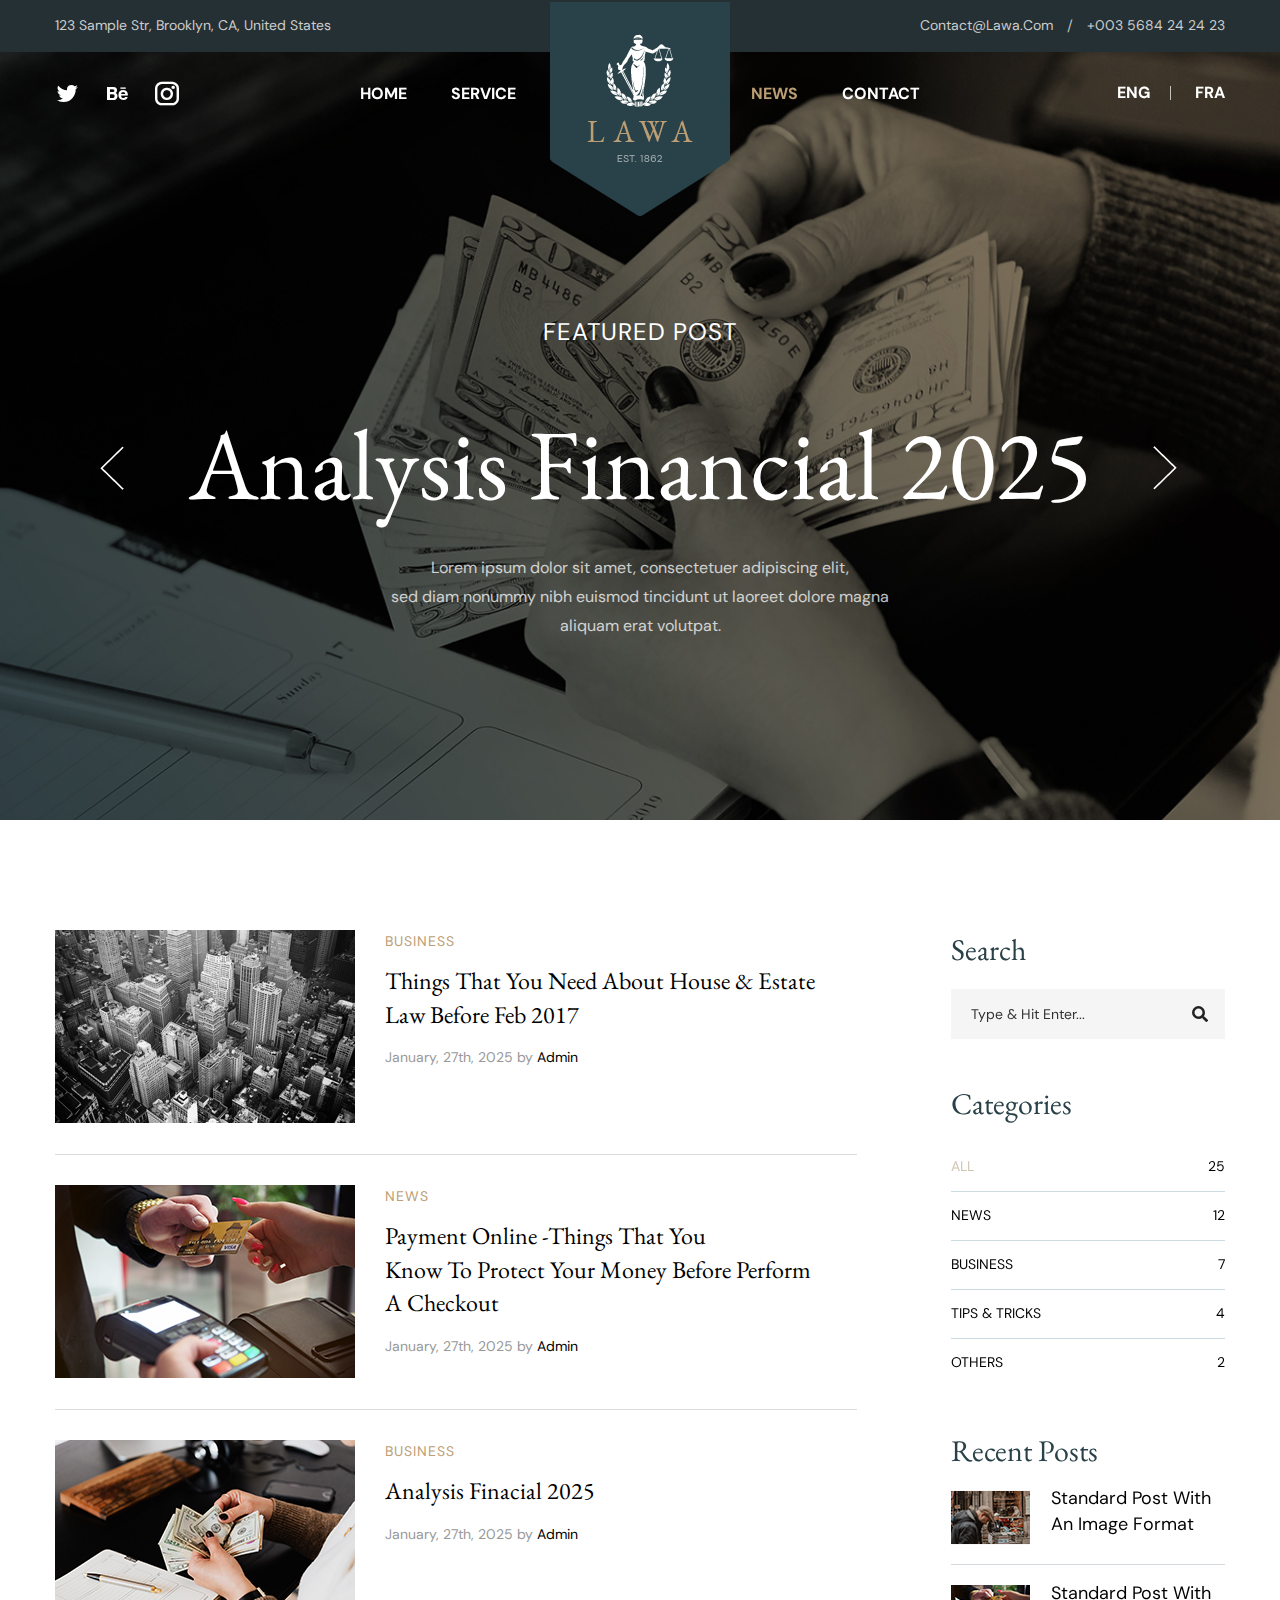
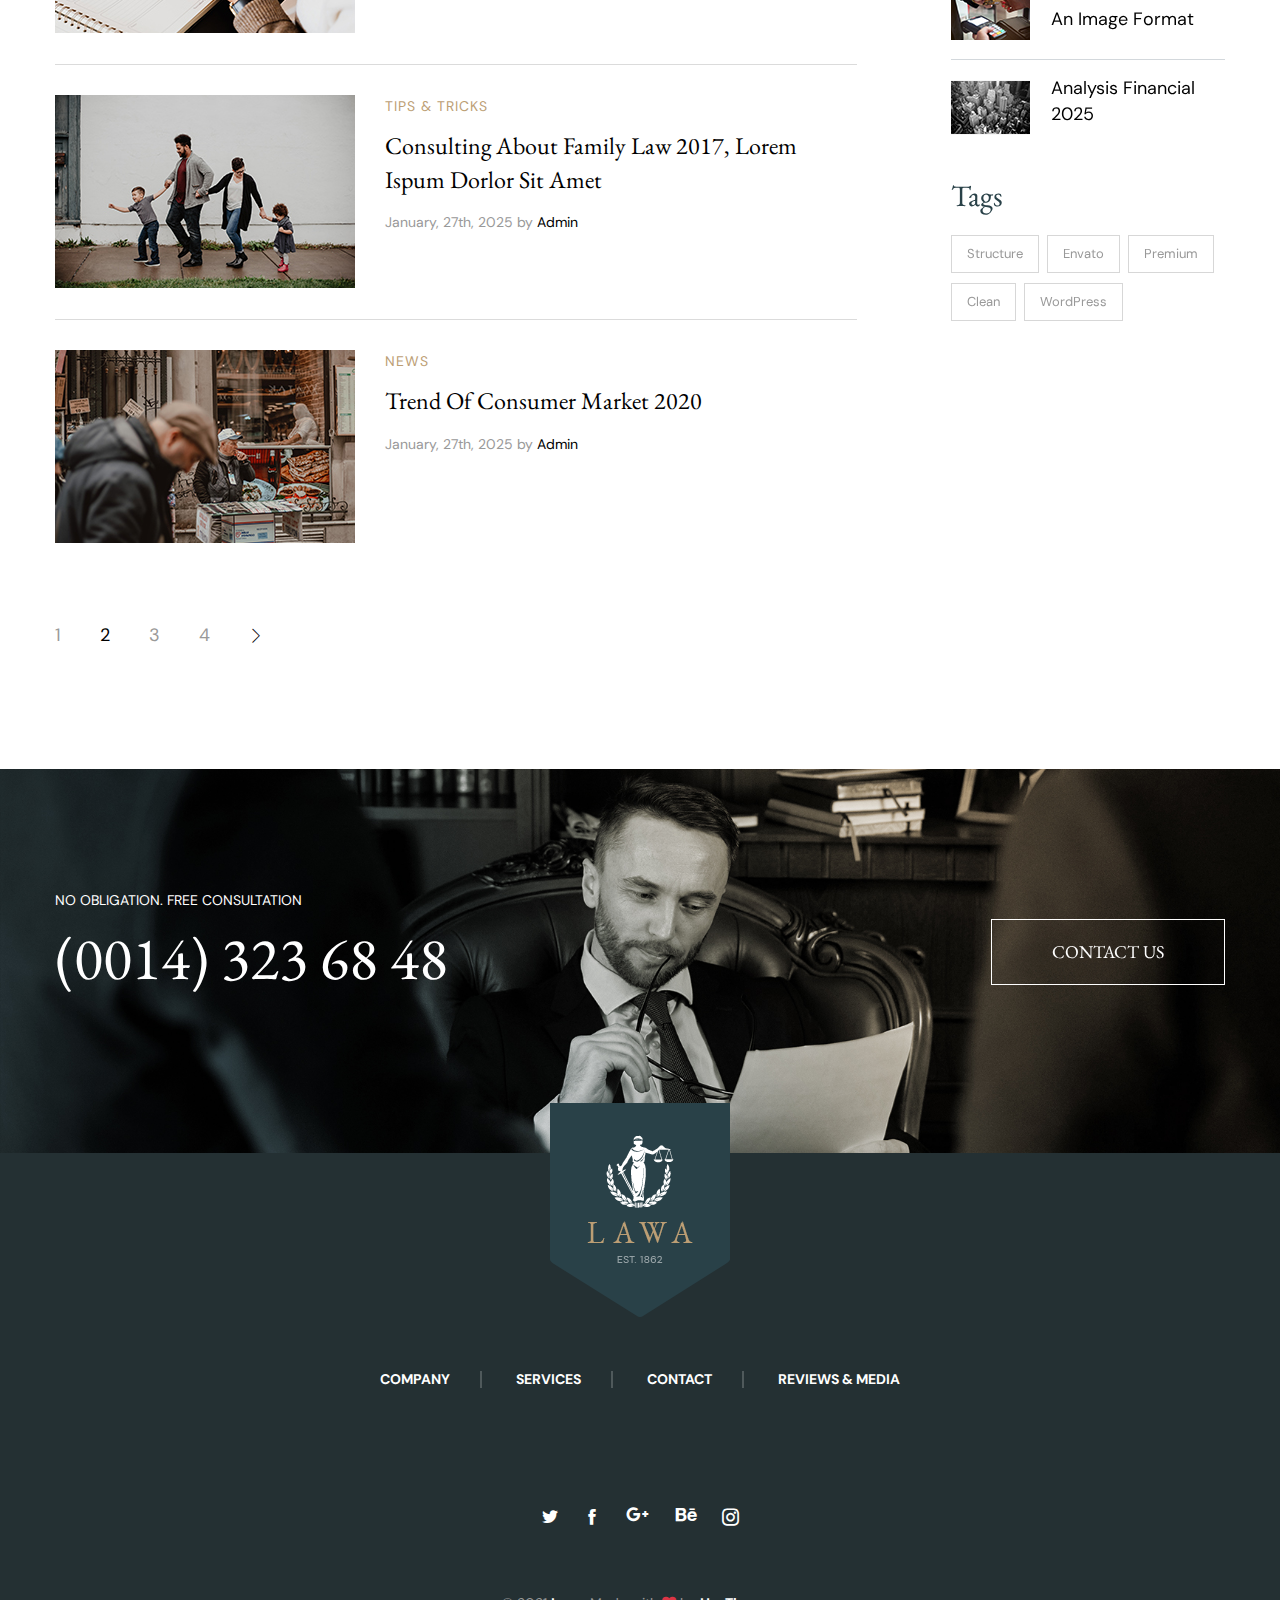
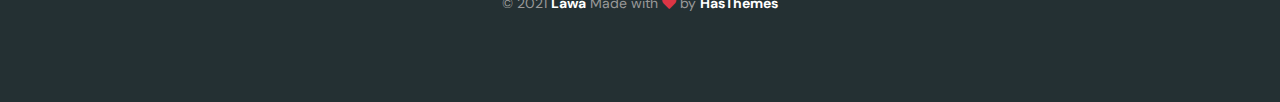
<file: assets/blog.html>
<!DOCTYPE html>
<html lang="en-US">

<head>
	<meta charset="UTF-8">
	<title>Lawa - Attorney & Legal Bootstrap 5 Template</title>
	<meta name="description" content="Lawa is a Attorney & Legal Bootstrap 5 Template is suitable for making websites of any type of Law firm." />
	<meta name="viewport" content="width=device-width, initial-scale=1">
	<link rel="profile" href="https://gmpg.org/xfn/11">
	<link rel="canonical" href="Replace_with_your_PAGE_URL" />

	<!-- Stylesheets -->
	<link href="css/bootstrap.css" rel="stylesheet">
	<link href="css/main.css" rel="stylesheet">
	<link href="css/responsive.css" rel="stylesheet">

	<!-- Open Graph (OG) meta tags are snippets of code that control how URLs are displayed when shared on social media  -->
	<!-- <meta property="og:locale" content="en_US" />
	<meta property="og:type" content="website" />
	<meta property="og:title" content="Lawa - Attorney & Legal Bootstrap 5 Template" />
	<meta property="og:url" content="PAGE_URL" />
	<meta property="og:site_name" content="SITE_NAME" /> -->
	<!-- For the og:image content, replace the # with a link of an image -->
	<!-- <meta property="og:image" content="#" />
	<meta property="og:description" content="LAWA - Law Firm is a free Bootstrap HTML Template for Lawyer." /> -->

	<!-- Fonts -->
	<link
		href="https://fonts.googleapis.com/css2?family=DM+Sans:wght@400;500;700&family=EB+Garamond:wght@400;500;600;700;800&display=swap"
		rel="stylesheet">

	<!-- Add site Favicon -->
	<link rel="shortcut icon" href="images/favicon.png" type="image/x-icon">
	<link rel="icon" href="images/favicon.png" type="image/x-icon">
	<meta name="msapplication-TileImage" content="images/favicon.png" />

	<!-- Structured Data  -->
	<script type="application/ld+json">
		{
		"@context": "http://schema.org",
		"@type": "WebSite",
		"name": "Replace_with_your_site_title",
		"url": "Replace_with_your_site_URL"
		}
	</script>

</head>

<body>

<div class="page-wrapper">
 	
    <!-- Main Header-->
    <header class="main-header">
    	
		<!-- Header Top -->
        <div class="header-top">
            <div class="auto-container">
                <div class="inner-container clearfix">
					
					<!-- Top Left -->
                    <div class="top-left pull-left">
						<div class="text">123 Sample Str, Brooklyn, CA, United States</div>
                    </div>
					
					<!-- Top Right -->
					<div class="top-right pull-right">
						<!-- Info List -->
						<ul class="info-list">
							<li><a href="mailto:contact@lawa.com"> contact@lawa.com</a></li>
							<li><a href="tel:+003-5684-24-24-23">+003 5684 24 24 23</a></li>
						</ul>
					</div>
					
                </div>
            </div>
        </div>
		
    	<!-- Header Upper -->
        <div class="header-upper">
        	<div class="auto-container">
            	<div class="clearfix">
                	
                	<div class="pull-left logo-box">
                    	<div class="logo"><a href="index.html"><img src="images/logo.png" alt="" title=""></a></div>
						<div class="logo-two"><a href="index.html"><img src="images/logo-2.png" alt="" title=""></a></div>
                    </div>
					
                   	<div class="nav-outer clearfix">
						<!-- Mobile Navigation Toggler -->
                        <div class="mobile-nav-toggler"><span class="icon flaticon-menu"></span></div>
						<!-- Main Menu -->
						<nav class="main-menu navbar-expand-md">
							<div class="navbar-header">
								<button class="navbar-toggler" type="button" data-toggle="collapse" data-target="#navbarSupportedContent" aria-controls="navbarSupportedContent" aria-expanded="false" aria-label="Toggle navigation">
									<span class="icon-bar"></span>
									<span class="icon-bar"></span>
									<span class="icon-bar"></span>
								</button>
							</div>

							<div class="navbar-collapse show collapse clearfix" id="navbarSupportedContent">
								<ul class="navigation left-nav clearfix">
									
									<li><a href="index.html">Home</a></li>
									<li class="dropdown"><a href="#">Service</a>
										<ul>
											<li><a href="about.html">About Us</a></li>
											<li><a href="service.html">Service</a></li>
											<li><a href="service-detail.html">Service Detail</a></li>
										</ul>
									</li>
								</ul>
								
								<ul class="navigation right-nav clearfix">
									<li class="current dropdown"><a href="#">News</a>
										<ul>
											<li><a href="blog.html">Our Blog</a></li>
											<li><a href="blog-detail.html">Blog Detail</a></li>
										</ul>
									</li>
									<li><a href="contact.html">Contact</a></li>
								</ul>
								
							</div>
							
						</nav>
						
						<!-- Social Box -->
						<ul class="social-box">
							<li><a href="https://twitter.com/"><span class="icofont-twitter"></span></a></li>
							<li><a href="https://www.behance.net/"><span class="icofont-behance"></span></a></li>
							<li><a href="https://www.instagram.com/"><span class="icofont-instagram"></span></a></li>
						</ul>
						
						<!-- Outer Box -->
						<div class="outer-box">
							<ul class="language-nav">
								<li><a href="#">Eng</a></li>
								<li><a href="#">Fra</a></li>
							</ul>
						</div>
						
					</div>
                   
                </div>
            </div>
        </div>
        <!--End Header Upper-->
        
		<!-- Mobile Menu  -->
        <div class="mobile-menu">
            <div class="menu-backdrop"></div>
            <div class="close-btn"><span class="icon lnr lnr-cross"></span></div>
            
            <nav class="menu-box">
                <div class="nav-logo"><a href="index.html"><img src="images/logo-2.png" alt="" title=""></a></div>
                <div class="menu-outer"><!--Here Menu Will Come Automatically Via Javascript / Same Menu as in Header--></div>
            </nav>
        </div><!-- End Mobile Menu -->
		
    </header>
    <!--End Main Header -->
	
	<!-- Banner Section Two -->
    <section class="banner-section-two">
		<div class="main-slider-carousel">
		
            <div class="swiper-wrapper">
			
				<div class="swiper-slide" style="background-image: url(images/main-slider/2.jpg)">
					<div class="auto-container">
						
						<div class="content-boxed">
							<div class="inner-box">
								<div class="title">featured post</div>
								<h1>Analysis Financial 2025</h1>
								<div class="text">Lorem ipsum dolor sit amet, consectetuer adipiscing elit, <br> sed diam nonummy nibh euismod tincidunt ut laoreet dolore magna <br> aliquam erat volutpat.</div>
							</div>
						</div>
							
					</div>
				</div>
				
				<div class="swiper-slide" style="background-image: url(images/main-slider/2.jpg)">
					<div class="auto-container">
						
						<div class="content-boxed">
							<div class="inner-box">
								<div class="title">featured post</div>
								<h1>Analysis Financial 2025</h1>
								<div class="text">Lorem ipsum dolor sit amet, consectetuer adipiscing elit, <br> sed diam nonummy nibh euismod tincidunt ut laoreet dolore magna <br> aliquam erat volutpat.</div>
							</div>
						</div>
							
					</div>
				</div>
				
				<div class="swiper-slide" style="background-image: url(images/main-slider/2.jpg)">
					<div class="auto-container">
						
						<div class="content-boxed">
							<div class="inner-box">
								<div class="title">featured post</div>
								<h1>Analysis Financial 2025</h1>
								<div class="text">Lorem ipsum dolor sit amet, consectetuer adipiscing elit, <br> sed diam nonummy nibh euismod tincidunt ut laoreet dolore magna <br> aliquam erat volutpat.</div>
							</div>
						</div>
							
					</div>
				</div>
				
			</div>
			
			<!-- Add Arrows -->
			<div class="swiper-button-next"></div>
			<div class="swiper-button-prev"></div>
			
		</div>
		
	</section>
	<!-- End Banner Section Two -->
	
	<!-- Sidebar Page Container -->
    <div class="sidebar-page-container">
    	<div class="auto-container">
        	<div class="row clearfix">
				
				<!-- Content Side -->
                <div class="content-side col-lg-9 col-md-12 col-sm-12">
                	<div class="our-blogs">
						
						<!-- News Block Two -->
						<div class="news-block-two">
							<div class="inner-box">
								<div class="image">
									<a href="blog-detail.html"><img src="images/resource/news-4.jpg" alt="" /></a>
								</div>
								<div class="title">business</div>
								<h4><a href="blog-detail.html">Things That You Need About House  & Estate <br> Law Before Feb 2017</a></h4>
								<div class="post-date">January, 27th, 2025 by <span>Admin</span></div>
							</div>
						</div>
						
						<!-- News Block Two -->
						<div class="news-block-two">
							<div class="inner-box">
								<div class="image">
									<a href="blog-detail.html"><img src="images/resource/news-5.jpg" alt="" /></a>
								</div>
								<div class="title">news</div>
								<h4><a href="blog-detail.html">Payment Online -Things That You <br> Know  To Protect Your Money Before Perform <br> A Checkout</a></h4>
								<div class="post-date">January, 27th, 2025 by <span>Admin</span></div>
							</div>
						</div>
						
						<!-- News Block Two -->
						<div class="news-block-two">
							<div class="inner-box">
								<div class="image">
									<a href="blog-detail.html"><img src="images/resource/news-6.jpg" alt="" /></a>
								</div>
								<div class="title">business</div>
								<h4><a href="blog-detail.html">Analysis Finacial 2025</a></h4>
								<div class="post-date">January, 27th, 2025 by <span>Admin</span></div>
							</div>
						</div>
						
						<!-- News Block Two -->
						<div class="news-block-two">
							<div class="inner-box">
								<div class="image">
									<a href="blog-detail.html"><img src="images/resource/news-7.jpg" alt="" /></a>
								</div>
								<div class="title">tips & tricks</div>
								<h4><a href="blog-detail.html">Consulting About Family  Law 2017, Lorem <br> Ispum Dorlor Sit Amet</a></h4>
								<div class="post-date">January, 27th, 2025 by <span>Admin</span></div>
							</div>
						</div>
						
						<!-- News Block Two -->
						<div class="news-block-two">
							<div class="inner-box">
								<div class="image">
									<a href="blog-detail.html"><img src="images/resource/news-8.jpg" alt="" /></a>
								</div>
								<div class="title">news</div>
								<h4><a href="blog-detail.html">Trend Of Consumer Market 2020</a></h4>
								<div class="post-date">January, 27th, 2025 by <span>Admin</span></div>
							</div>
						</div>
						
					</div>
					
					<!-- Post Share Options -->
					<div class="styled-pagination">
						<ul class="clearfix">
							<li><a href="#">1</a></li>
							<li class="active"><a href="#">2</a></li>
							<li><a href="#">3</a></li>
							<li><a href="#">4</a></li>
							<li class="next"><a href="#"><span class="flaticon-next-1"></span> </a></li>
						</ul>
					</div>
					
				</div>
				
				<!-- Sidebar Side -->
                <div class="sidebar-side col-lg-3 col-md-12 col-sm-12">
                	<aside class="sidebar sticky-top">
						
						<!-- Search -->
                        <div class="sidebar-widget search-box">
							<div class="sidebar-title">
								<h3>Search</h3>
							</div>
							<form method="post" action="contact.html">
                                <div class="form-group">
                                    <input type="search" name="search-field" value="" placeholder="Type & Hit Enter..." required>
                                    <button type="submit"><span class="icon fa fa-search"></span></button>
                                </div>
                            </form>
						</div>
						
						<!-- Categories Widget -->
						<div class="sidebar-widget categories-widget">
							<div class="widget-content">
								<div class="sidebar-title">
									<h3>Categories</h3>
								</div>
								<ul class="service-cat-two">
									<li class="active"><a href="service-detail.html">All<span>25</span></a></li>
									<li><a href="service-detail.html">news<span>12</span></a></li>
									<li><a href="service-detail.html">business<span>7</span></a></li>
									<li><a href="service-detail.html">tips & tricks<span>4</span></a></li>
									<li><a href="service-detail.html">Others<span>2</span></a></li>
								</ul>
							</div>
						</div>
						
						<!-- Popular Posts -->
                        <div class="sidebar-widget popular-posts">
							<div class="sidebar-title">
                            	<h3>Recent Posts</h3>
                            </div>
                            <div class="widget-content">
                                <article class="post">
                                    <figure class="post-thumb"><a href="blog-detail.html"><img src="images/resource/post-thumb-1.jpg" alt=""></a></figure>
                                    <div class="text"><a href="blog-detail.html">Standard Post With An Image Format</a></div>
                                </article>
                                
                                <article class="post">
                                    <figure class="post-thumb"><a href="blog-detail.html"><img src="images/resource/post-thumb-2.jpg" alt=""></a></figure>
                                    <div class="text"><a href="blog-detail.html">Standard Post With An Image Format</a></div>
                                </article>
                                
                                <article class="post">
                                    <figure class="post-thumb"><a href="blog-detail.html"><img src="images/resource/post-thumb-3.jpg" alt=""></a></figure>
                                    <div class="text"><a href="blog-detail.html">Analysis Financial 2025</a></div>
                                </article>
                            </div>
						</div>
						
						<!-- Tags -->
                        <div class="sidebar-widget tags">
							<div class="sidebar-title">
                            	<h3>Tags</h3>
                            </div>
							<div class="widget-content">
								<a href="#">Structure</a>
								<a href="#">Envato</a>
								<a href="#">Premium</a>
								<a href="#">Clean</a>
								<a href="#">WordPress</a>
							</div>
						</div>
						
					</aside>
				</div>
				
			</div>
		</div>
	</div>
	
	<!-- CTA Section -->
    <section class="cta-section style-two" style="background-image: url(images/background/1.jpg)">
		<div class="auto-container">
			<div class="clearfix">
				<div class="pull-left">
					<div class="title">No Obligation. Free consultation</div>
					<a class="phone" href="tel:+0014-323-68-48">(0014) 323 68 48</a>
				</div>
				<div class="pull-right">
					<a href="contact.html" class="theme-btn btn-style-two"><span class="txt">Contact Us</span></a>
				</div>
			</div>
		</div>
	</section>
	<!-- End CTA Section -->
	
	<!-- Main Footer -->
    <footer class="main-footer">
		<div class="auto-container">
			<div class="logo-box">
				<div class="logo"><a href="index.html"><img src="images/logo.png" alt="" /></a></div>
			</div>
			<ul class="footer-nav">
				<li><a href="about.html">Company</a></li>
				<li><a href="about.html">Services</a></li>
				<li><a href="about.html">Contact</a></li>
				<li><a href="about.html">Reviews & Media</a></li>
			</ul>
			<!-- Social Box -->
			<ul class="social-box">
				<li><a href="https://twitter.com/" class="icofont-twitter"></a></li>
				<li class="facebook"><a href="http://facebook.com/" class="icofont-facebook"></a></li>
				<li class="google"><a href="https://www.google.com/" class="icofont-google-plus"></a></li>
				<li class="behance"><a href="https://www.behance.net/" class="icofont-behance"></a></li>
				<li class="instagram"><a href="https://www.instagram.com/" class="icofont-instagram"></a></li>
			</ul>
			<div class="copyright">
				<p>&copy; 2021 <b class="text-white">Lawa</b> Made with <i class="fa fa-heart text-danger"></i> by <a class="text-white" href="https://hasthemes.com/"><b>HasThemes</b></a></p>
			</div>
		</div>
	</footer>
	<!-- End Main Footer -->
	
</div>
<!--End pagewrapper-->

<!-- Scroll To Top -->
<div class="scroll-to-top scroll-to-target" data-target="html"><span class="fa fa-arrow-circle-up"></span></div>

<script src="js/jquery.js"></script>
<script src="js/popper.min.js"></script>
<script src="js/bootstrap.min.js"></script>
<script src="js/jquery.mCustomScrollbar.concat.min.js"></script>
<script src="js/jquery.fancybox.js"></script>
<script src="js/appear.js"></script>
<script src="js/wow.js"></script>
<script src="js/parallax.min.js"></script>
<script src="js/tilt.jquery.min.js"></script>
<script src="js/jquery.paroller.min.js"></script>
<script src="js/swiper.min.js"></script>
<script src="js/validate.js"></script>
<script src="js/jquery-ui.js"></script>
<script src="js/script.js"></script>

</body>
</html>
</file>
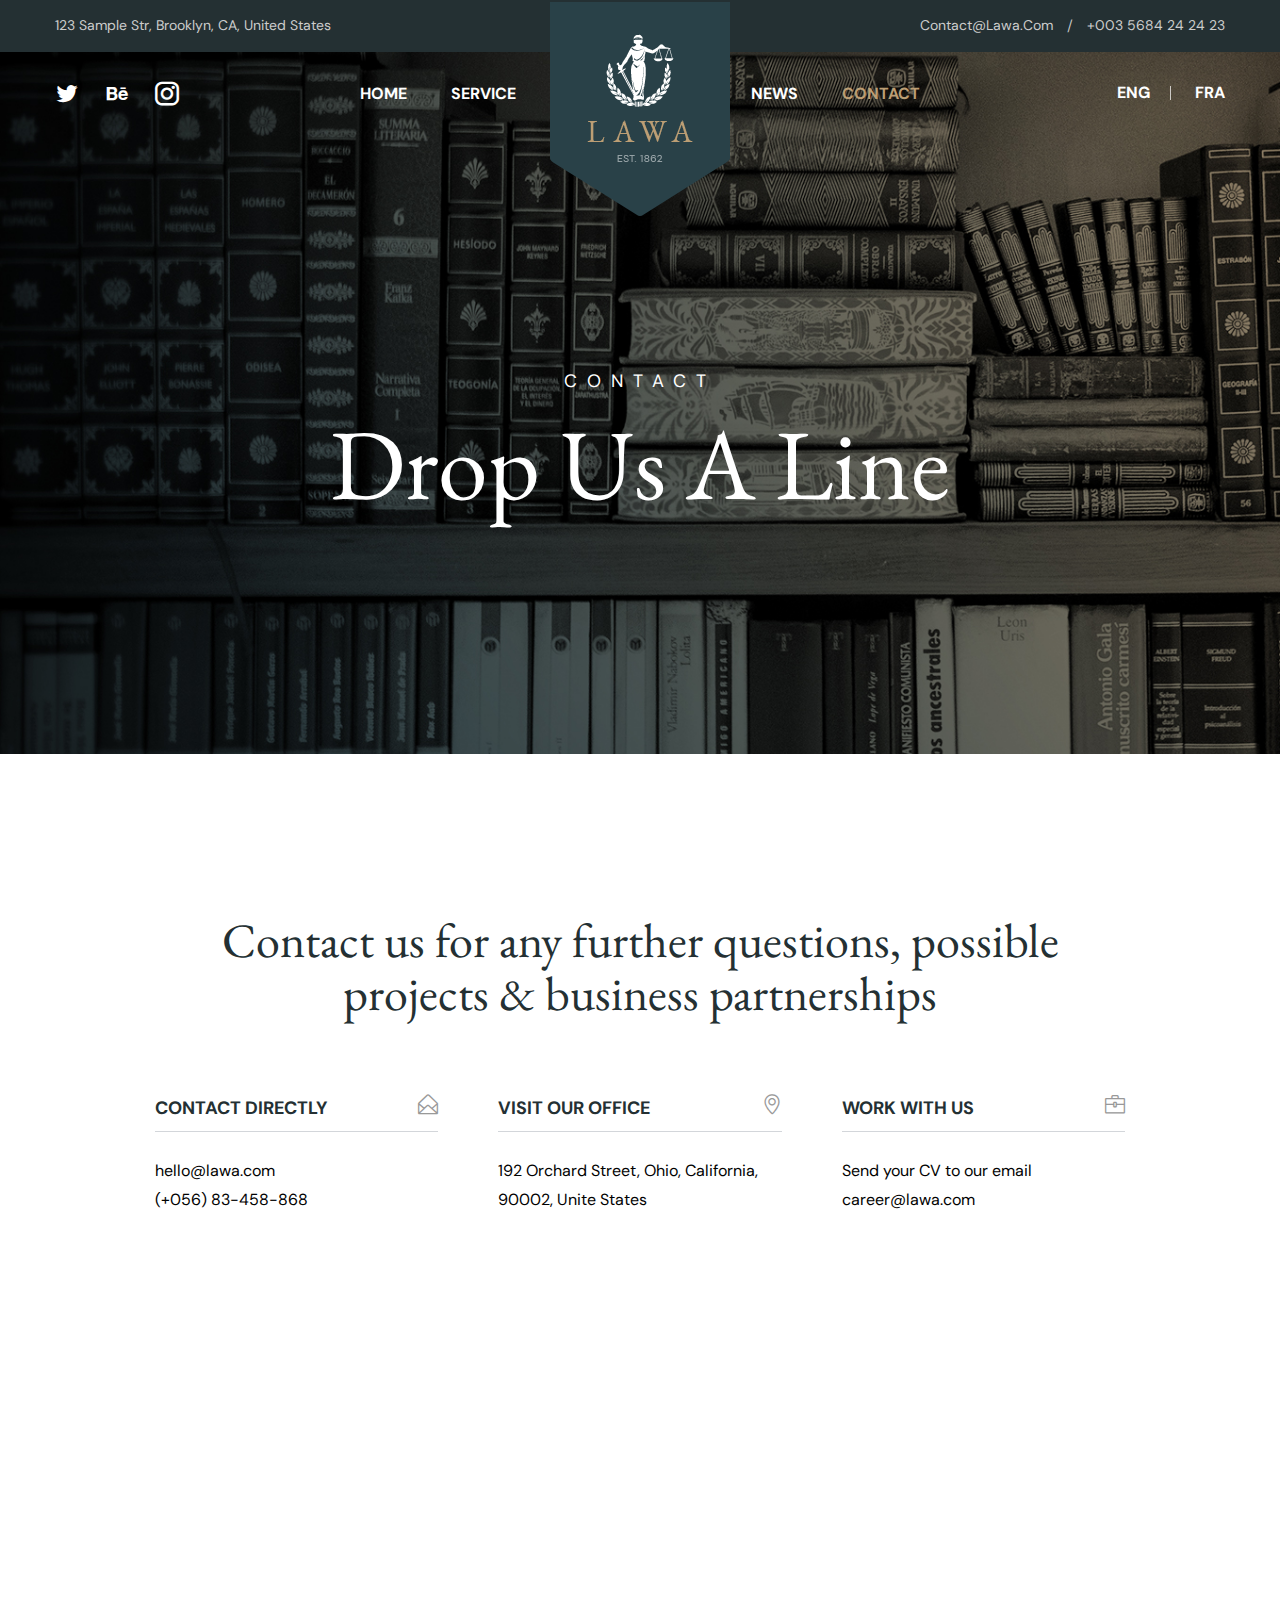
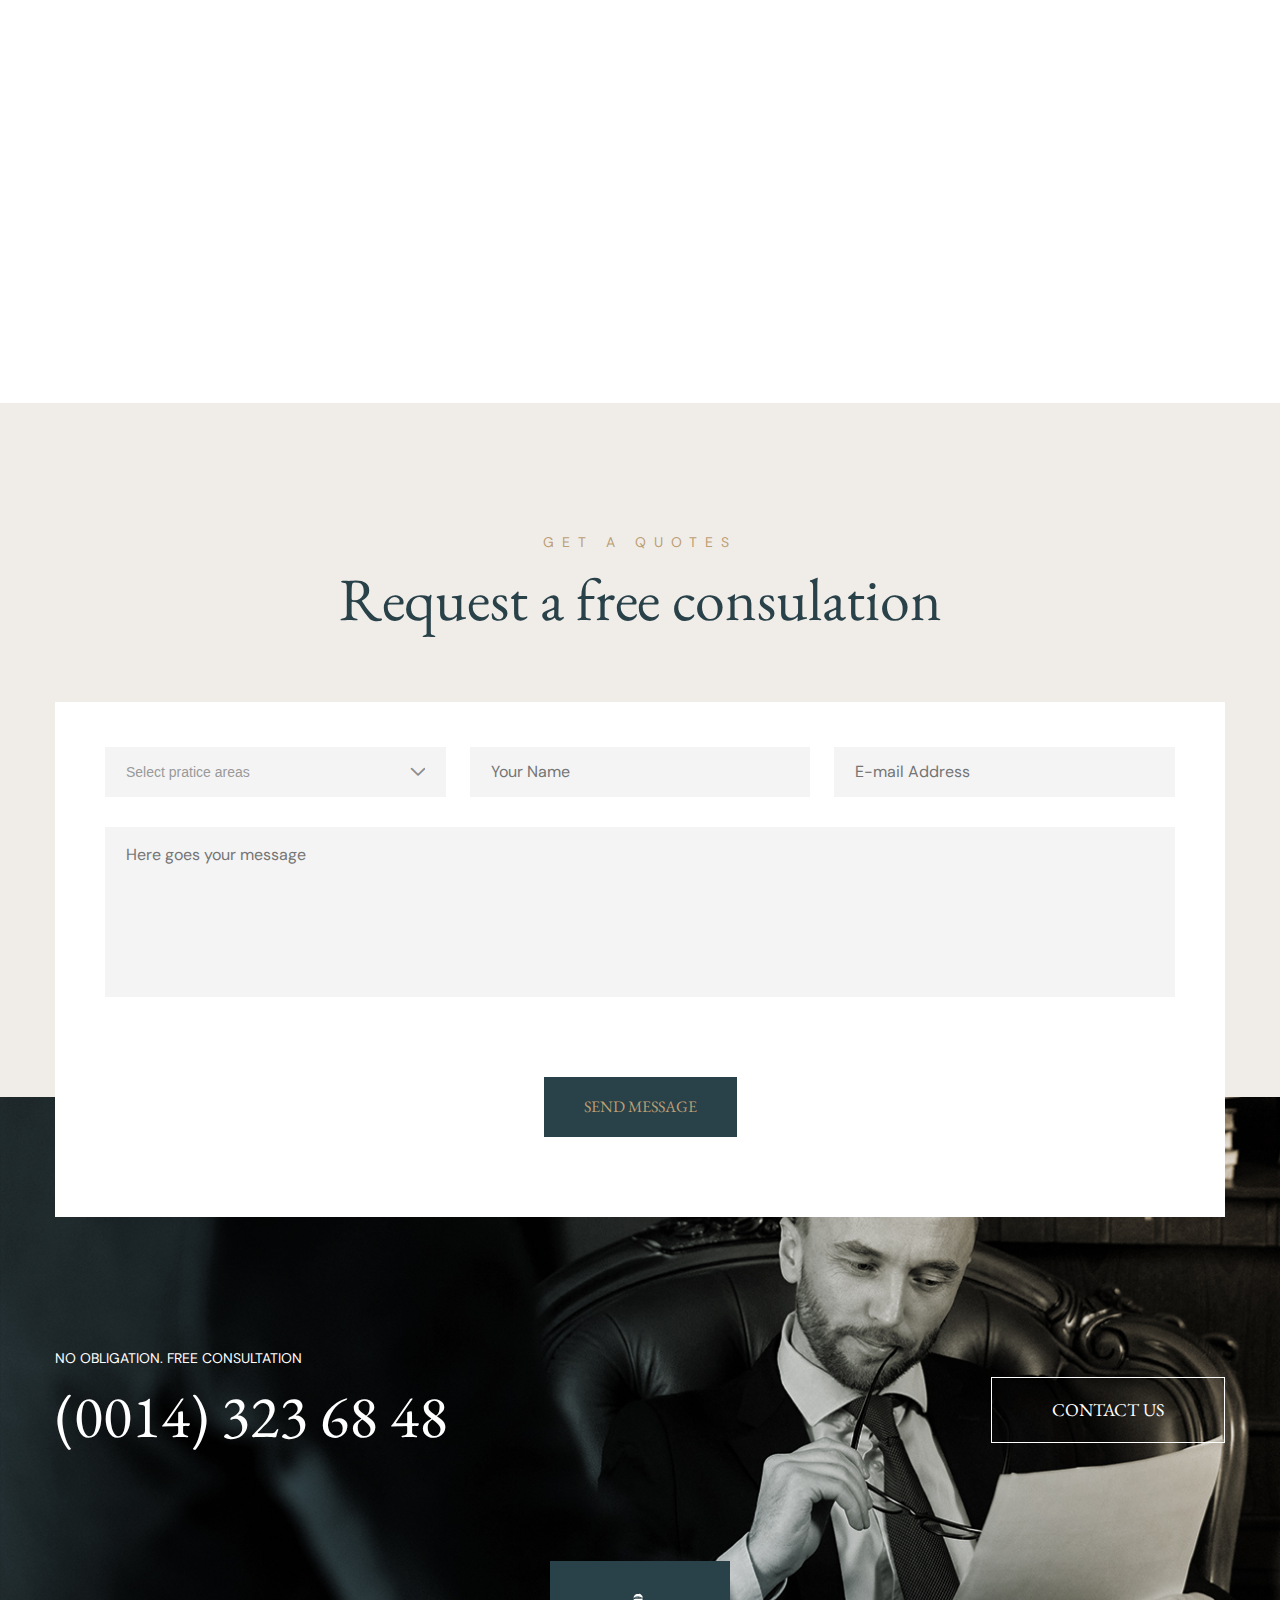
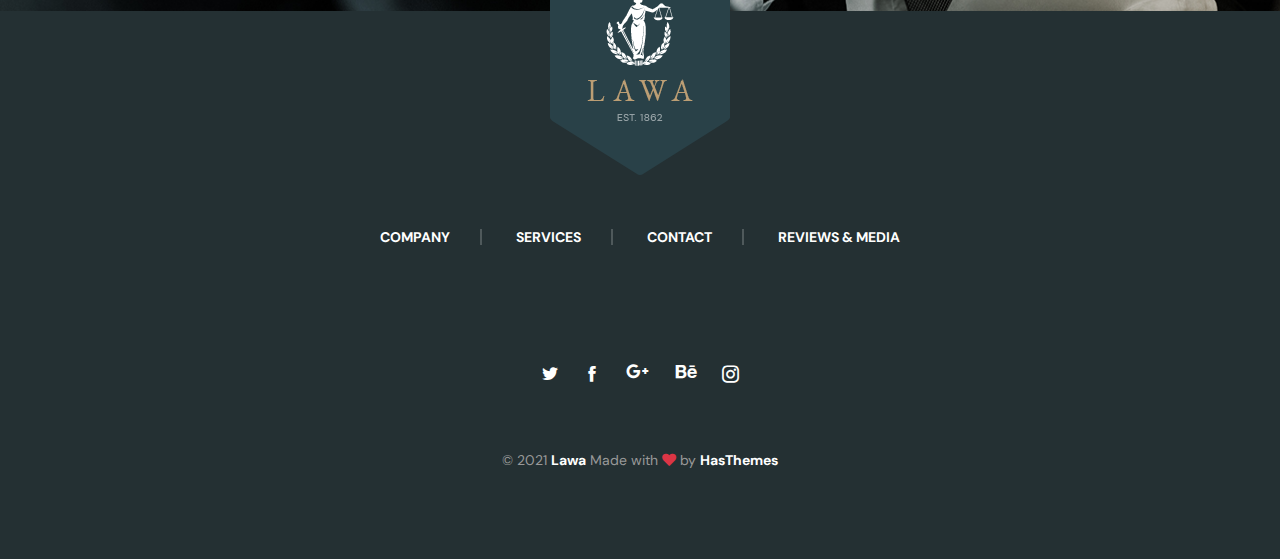
<file: assets/contact.html>
<!DOCTYPE html>
<html lang="en-US">

<head>
	<meta charset="UTF-8">
	<title>Lawa - Attorney & Legal Bootstrap 5 Template</title>
	<meta name="description" content="Lawa is a Attorney & Legal Bootstrap 5 Template is suitable for making websites of any type of Law firm." />
	<meta name="viewport" content="width=device-width, initial-scale=1">
	<link rel="profile" href="https://gmpg.org/xfn/11">
	<link rel="canonical" href="Replace_with_your_PAGE_URL" />

	<!-- Stylesheets -->
	<link href="css/bootstrap.css" rel="stylesheet">
	<link href="css/main.css" rel="stylesheet">
	<link href="css/responsive.css" rel="stylesheet">

	<!-- Open Graph (OG) meta tags are snippets of code that control how URLs are displayed when shared on social media  -->
	<!-- <meta property="og:locale" content="en_US" />
	<meta property="og:type" content="website" />
	<meta property="og:title" content="Lawa - Attorney & Legal Bootstrap 5 Template" />
	<meta property="og:url" content="PAGE_URL" />
	<meta property="og:site_name" content="SITE_NAME" /> -->
	<!-- For the og:image content, replace the # with a link of an image -->
	<!-- <meta property="og:image" content="#" />
	<meta property="og:description" content="LAWA - Law Firm is a free Bootstrap HTML Template for Lawyer." /> -->

	<!-- Fonts -->
	<link
		href="https://fonts.googleapis.com/css2?family=DM+Sans:wght@400;500;700&family=EB+Garamond:wght@400;500;600;700;800&display=swap"
		rel="stylesheet">

	<!-- Add site Favicon -->
	<link rel="shortcut icon" href="images/favicon.png" type="image/x-icon">
	<link rel="icon" href="images/favicon.png" type="image/x-icon">
	<meta name="msapplication-TileImage" content="images/favicon.png" />

	<!-- Structured Data  -->
	<script type="application/ld+json">
		{
		"@context": "http://schema.org",
		"@type": "WebSite",
		"name": "Replace_with_your_site_title",
		"url": "Replace_with_your_site_URL"
		}
	</script>

</head>

<body>

<div class="page-wrapper">
 	
    <!-- Main Header-->
    <header class="main-header">
    	
		<!-- Header Top -->
        <div class="header-top">
            <div class="auto-container">
                <div class="inner-container clearfix">
					
					<!-- Top Left -->
                    <div class="top-left pull-left">
						<div class="text">123 Sample Str, Brooklyn, CA, United States</div>
                    </div>
					
					<!-- Top Right -->
					<div class="top-right pull-right">
						<!-- Info List -->
						<ul class="info-list">
							<li><a href="mailto:contact@lawa.com"> contact@lawa.com</a></li>
							<li><a href="tel:+003-5684-24-24-23">+003 5684 24 24 23</a></li>
						</ul>
					</div>
					
                </div>
            </div>
        </div>
		
    	<!-- Header Upper -->
        <div class="header-upper">
        	<div class="auto-container">
            	<div class="clearfix">
                	
                	<div class="pull-left logo-box">
                    	<div class="logo"><a href="index.html"><img src="images/logo.png" alt="" title=""></a></div>
						<div class="logo-two"><a href="index.html"><img src="images/logo-2.png" alt="" title=""></a></div>
                    </div>
					
                   	<div class="nav-outer clearfix">
						<!-- Mobile Navigation Toggler -->
                        <div class="mobile-nav-toggler"><span class="icon flaticon-menu"></span></div>
						<!-- Main Menu -->
						<nav class="main-menu navbar-expand-md">
							<div class="navbar-header">
								<button class="navbar-toggler" type="button" data-toggle="collapse" data-target="#navbarSupportedContent" aria-controls="navbarSupportedContent" aria-expanded="false" aria-label="Toggle navigation">
									<span class="icon-bar"></span>
									<span class="icon-bar"></span>
									<span class="icon-bar"></span>
								</button>
							</div>

							<div class="navbar-collapse show collapse clearfix" id="navbarSupportedContent">
								<ul class="navigation left-nav clearfix">
									
									<li><a href="index.html">Home</a></li>
									<li class="dropdown"><a href="#">Service</a>
										<ul>
											<li><a href="about.html">About Us</a></li>
											<li><a href="service.html">Service</a></li>
											<li><a href="service-detail.html">Service Detail</a></li>
										</ul>
									</li>
								</ul>
								
								<ul class="navigation right-nav clearfix">
									<li class="dropdown"><a href="#">News</a>
										<ul>
											<li><a href="blog.html">Our Blog</a></li>
											<li><a href="blog-detail.html">Blog Detail</a></li>
										</ul>
									</li>
									<li class="current"><a href="contact.html">Contact</a></li>
								</ul>
								
							</div>
							
						</nav>
						
						<!-- Social Box -->
						<ul class="social-box">
							<li><a href="https://twitter.com/"><span class="icofont-twitter"></span></a></li>
							<li><a href="https://www.behance.net/"><span class="icofont-behance"></span></a></li>
							<li><a href="https://www.instagram.com/"><span class="icofont-instagram"></span></a></li>
						</ul>
						
						<!-- Outer Box -->
						<div class="outer-box">
							<ul class="language-nav">
								<li><a href="#">Eng</a></li>
								<li><a href="#">Fra</a></li>
							</ul>
						</div>
						
					</div>
                   
                </div>
            </div>
        </div>
        <!--End Header Upper-->
        
		<!-- Mobile Menu  -->
        <div class="mobile-menu">
            <div class="menu-backdrop"></div>
            <div class="close-btn"><span class="icon lnr lnr-cross"></span></div>
            
            <nav class="menu-box">
                <div class="nav-logo"><a href="index.html"><img src="images/logo-2.png" alt="" title=""></a></div>
                <div class="menu-outer"><!--Here Menu Will Come Automatically Via Javascript / Same Menu as in Header--></div>
            </nav>
        </div><!-- End Mobile Menu -->
		
    </header>
    <!--End Main Header -->
	
	<!-- Page Title Section -->
    <section class="page-title-section-two style-two" style="background-image: url(images/background/6.jpg)">
		<div class="auto-container">
			<div class="content-boxed">
				<div class="title">contact</div>
				<h1>Drop Us A Line</h1>
			</div>
		</div>
	</section>
	<!-- End Page Title Section -->
	
	<!-- Contact Info Section -->
	<section class="contact-info-section">
		<div class="auto-container">
			<h3>Contact us for any further questions, possible <br> projects & business partnerships</h3>
			<div class="inner-container">
				<div class="row clearfix">
					
					<!-- Info Column -->
					<div class="info-column col-lg-4 col-md-6 col-sm-12">
						<div class="inner-column">
							<div class="upper-box">
								<h6>Contact Directly</h6>
								<span class="icon icon-envelope-open"></span>
							</div>
							<ul class="info-list">
								<li><a href="mailto:hello@lawa.com">hello@lawa.com</a></li>
								<li><a href="tel:+056-83-458-868">(+056) 83-458-868</a></li>
							</ul>
						</div>
					</div>
					
					<!-- Info Column -->
					<div class="info-column col-lg-4 col-md-6 col-sm-12">
						<div class="inner-column">
							<div class="upper-box">
								<h6>visit our office</h6>
								<span class="icon icon-location-pin"></span>
							</div>
							<ul class="info-list">
								<li>192 Orchard Street, Ohio, California, <br> 90002, Unite States</li>
							</ul>
						</div>
					</div>
					
					<!-- Info Column -->
					<div class="info-column col-lg-4 col-md-6 col-sm-12">
						<div class="inner-column">
							<div class="upper-box">
								<h6>work with us</h6>
								<span class="icon icon-briefcase"></span>
							</div>
							<ul class="info-list">
								<li>Send your CV to our email <br> <a href="mailto:career@lawa.com">career@lawa.com</a></li>
							</ul>
						</div>
					</div>
					
				</div>
			</div>
		</div>
	</section>
	<!-- End Contact Info Section -->
	
	<!-- Map Section -->
	<section class="map-section">
		<div class="auto-container">
			<!-- Map Outer -->
			<div class="map-outer">
				<iframe src="https://www.google.com/maps/embed?pb=!1m18!1m12!1m3!1d805184.6331292129!2d144.49266890254142!3d-37.97123689954809!2m3!1f0!2f0!3f0!3m2!1i1024!2i768!4f13.1!3m3!1m2!1s0x6ad646b5d2ba4df7%3A0x4045675218ccd90!2sMelbourne%20VIC%2C%20Australia!5e0!3m2!1sen!2s!4v1574408946759!5m2!1sen!2s" style="border:0;" allowfullscreen=""></iframe>
			</div>
		</div>
	</section>
	<!-- End Map Section -->
	
	<!-- Consulation Section -->
    <section class="consulation-section">
		<div class="auto-container">
			<div class="sec-title centered">
				<div class="title">get a quotes</div>
				<h2>Request a free consulation</h2>
			</div>
			<div class="inner-container">
				
				<!-- Consulation Form -->
				<div class="consulation-form">
					<!-- Consulation Form -->
					<form method="post" action="sendemail.php" id="contact-form">
						<div class="row clearfix">
							<div class="col-lg-4 col-md-6 col-sm-12 form-group">
								<select name="country" class="custom-select-box">
									<option>Select pratice areas</option>
									<option>Areas 01</option>
									<option>Areas 02</option>
									<option>Areas 03</option>
									<option>Areas 04</option>
								</select>
							</div>

							<div class="col-lg-4 col-md-6 col-sm-12 form-group">
								<input type="text" name="name" placeholder="Your Name" required>
							</div>

							<div class="col-lg-4 col-md-12 col-sm-12 form-group">
								<input type="email" name="email" placeholder="E-mail Address" required>
							</div>

							<div class="col-lg-12 col-md-12 col-sm-12 form-group">
								<textarea name="message" placeholder="Here goes your message"></textarea>
							</div>

							<div class="col-lg-12 col-md-12 col-sm-12 text-center form-group">
								<button class="theme-btn btn-style-one" type="submit" name="submit-form"><span class="txt">send message</span></button>
							</div>

						</div>
					</form>

				</div>
				<!-- End Consulation Form -->
				
			</div>
		</div>
	</section>
	<!-- End Consulation Section -->
	
	<!-- CTA Section -->
    <section class="cta-section" style="background-image: url(images/background/1.jpg)">
		<div class="auto-container">
			<div class="clearfix">
				<div class="pull-left">
					<div class="title">No Obligation. Free consultation</div>
					<a class="phone" href="tel:+0014-323-68-48">(0014) 323 68 48</a>
				</div>
				<div class="pull-right">
					<a href="contact.html" class="theme-btn btn-style-two"><span class="txt">Contact Us</span></a>
				</div>
			</div>
		</div>
	</section>
	<!-- End CTA Section -->
	
	<!-- Main Footer -->
    <footer class="main-footer">
		<div class="auto-container">
			<div class="logo-box">
				<div class="logo"><a href="index.html"><img src="images/logo.png" alt="" /></a></div>
			</div>
			<ul class="footer-nav">
				<li><a href="about.html">Company</a></li>
				<li><a href="about.html">Services</a></li>
				<li><a href="about.html">Contact</a></li>
				<li><a href="about.html">Reviews & Media</a></li>
			</ul>
			<!-- Social Box -->
			<ul class="social-box">
				<li><a href="https://twitter.com/" class="icofont-twitter"></a></li>
				<li class="facebook"><a href="http://facebook.com/" class="icofont-facebook"></a></li>
				<li class="google"><a href="https://www.google.com/" class="icofont-google-plus"></a></li>
				<li class="behance"><a href="https://www.behance.net/" class="icofont-behance"></a></li>
				<li class="instagram"><a href="https://www.instagram.com/" class="icofont-instagram"></a></li>
			</ul>
			<div class="copyright">
				<p>&copy; 2021 <b class="text-white">Lawa</b> Made with <i class="fa fa-heart text-danger"></i> by <a class="text-white" href="https://hasthemes.com/"><b>HasThemes</b></a></p>
			</div>
		</div>
	</footer>
	<!-- End Main Footer -->
	
</div>
<!--End pagewrapper-->

<!-- Scroll To Top -->
<div class="scroll-to-top scroll-to-target" data-target="html"><span class="fa fa-arrow-circle-up"></span></div>

<script src="js/jquery.js"></script>
<script src="js/popper.min.js"></script>
<script src="js/bootstrap.min.js"></script>
<script src="js/jquery.mCustomScrollbar.concat.min.js"></script>
<script src="js/jquery.fancybox.js"></script>
<script src="js/appear.js"></script>
<script src="js/wow.js"></script>
<script src="js/parallax.min.js"></script>
<script src="js/tilt.jquery.min.js"></script>
<script src="js/jquery.paroller.min.js"></script>
<script src="js/swiper.min.js"></script>
<script src="js/validate.js"></script>
<script src="js/jquery-ui.js"></script>
<script src="js/script.js"></script>

</body>
</html>
</file>
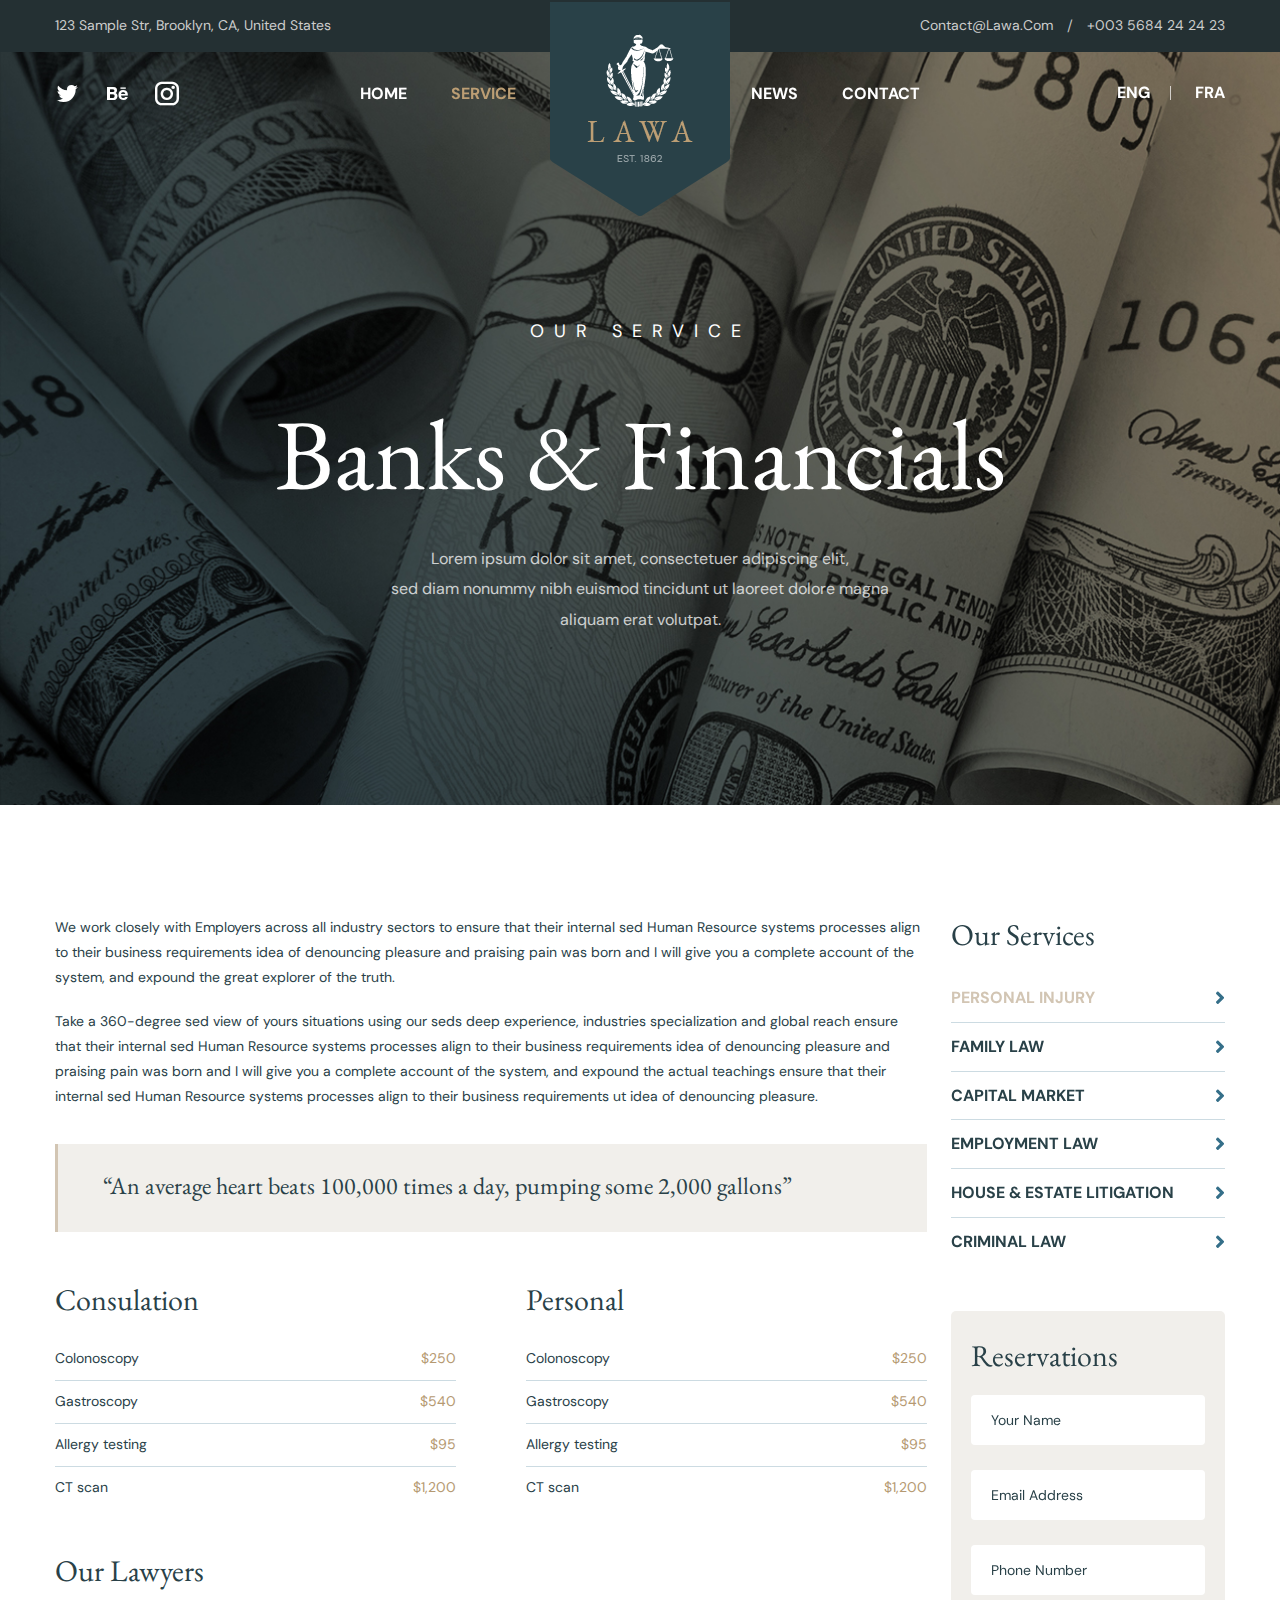
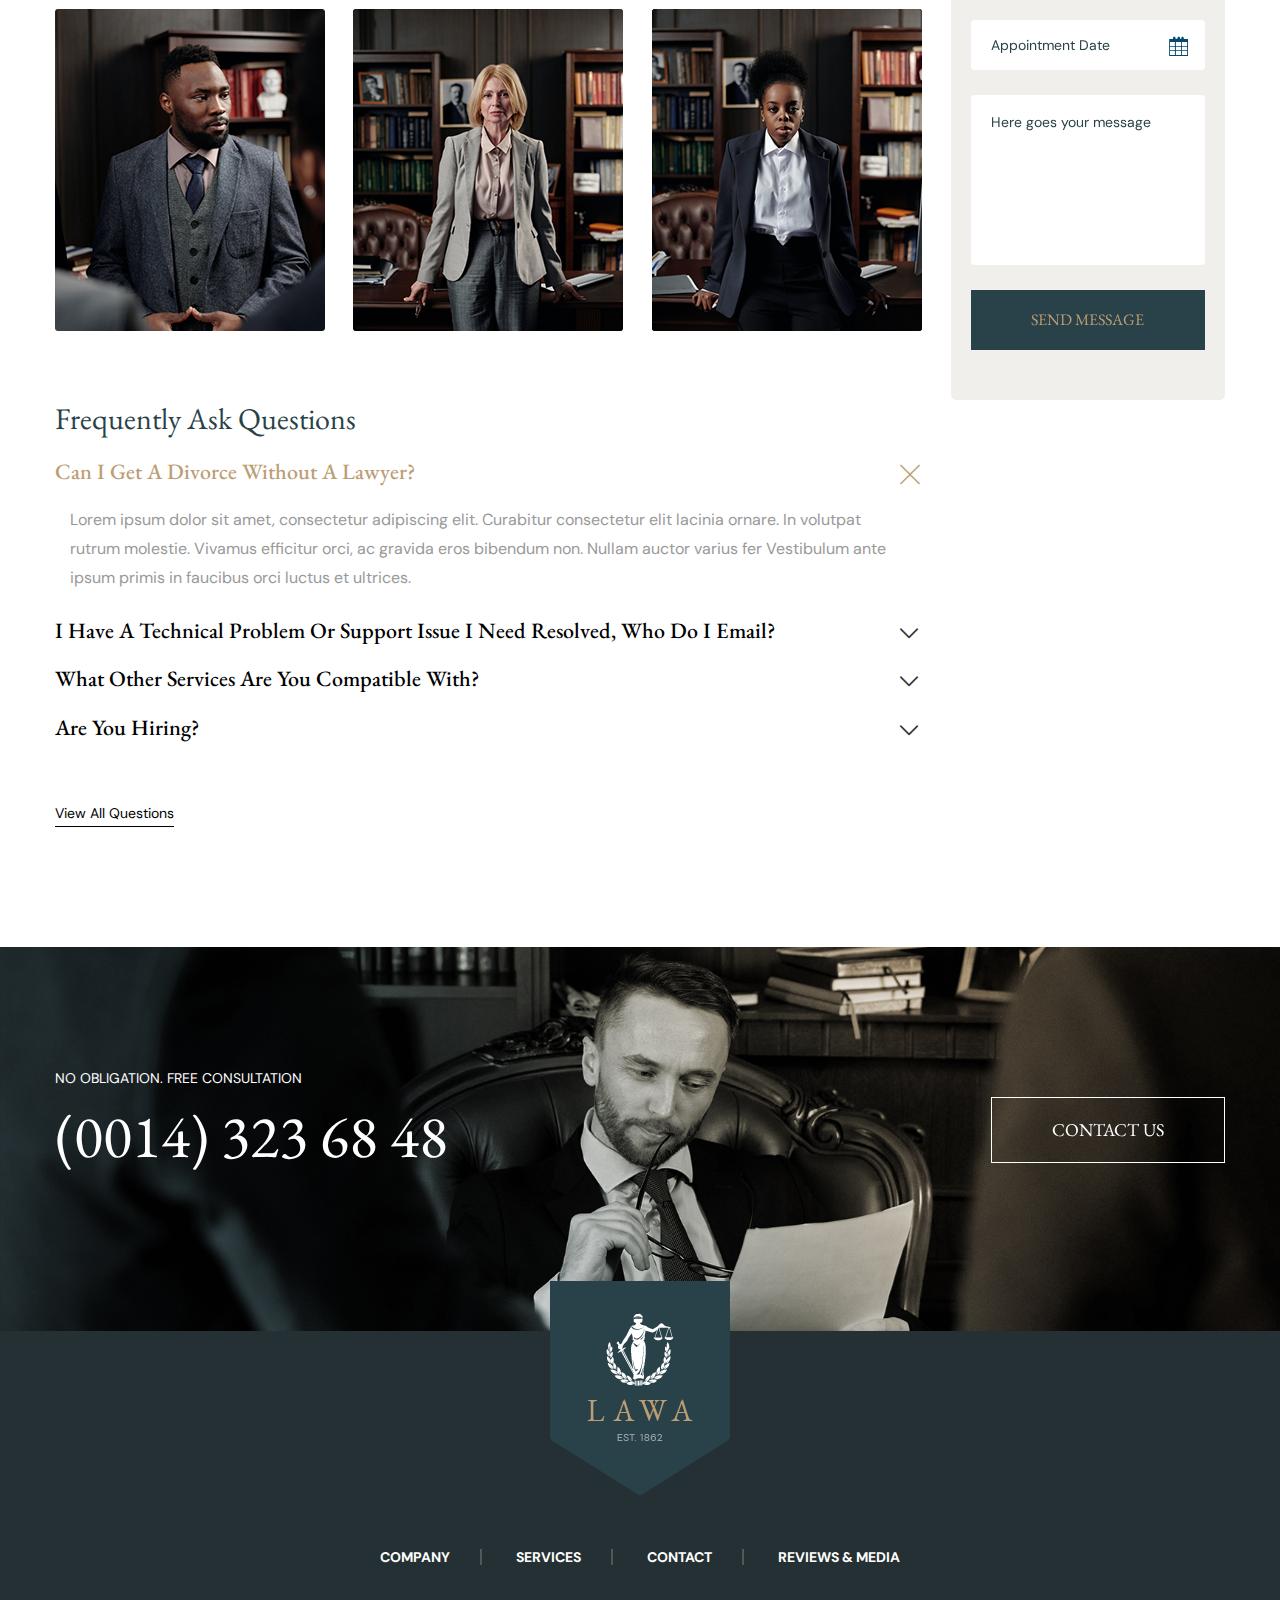
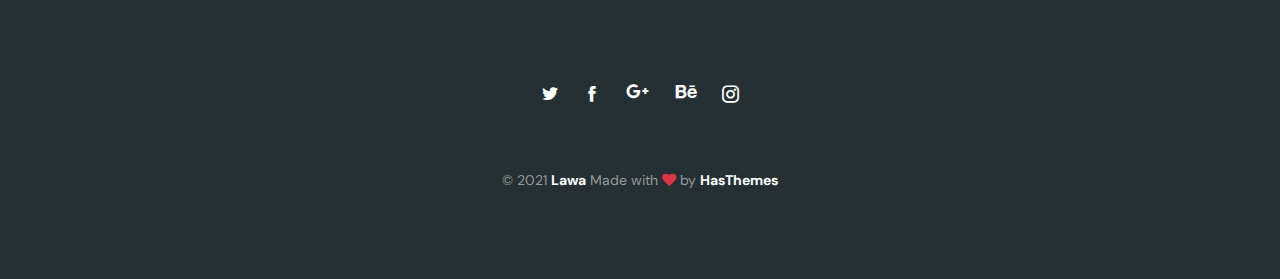
<file: assets/service-detail.html>
<!DOCTYPE html>
<html lang="en-US">

<head>
	<meta charset="UTF-8">
	<title>Lawa - Attorney & Legal Bootstrap 5 Template</title>
	<meta name="description" content="Lawa is a Attorney & Legal Bootstrap 5 Template is suitable for making websites of any type of Law firm." />
	<meta name="viewport" content="width=device-width, initial-scale=1">
	<link rel="profile" href="https://gmpg.org/xfn/11">
	<link rel="canonical" href="Replace_with_your_PAGE_URL" />

	<!-- Stylesheets -->
	<link href="css/bootstrap.css" rel="stylesheet">
	<link href="css/main.css" rel="stylesheet">
	<link href="css/responsive.css" rel="stylesheet">

	<!-- Open Graph (OG) meta tags are snippets of code that control how URLs are displayed when shared on social media  -->
	<!-- <meta property="og:locale" content="en_US" />
	<meta property="og:type" content="website" />
	<meta property="og:title" content="Lawa - Attorney & Legal Bootstrap 5 Template" />
	<meta property="og:url" content="PAGE_URL" />
	<meta property="og:site_name" content="SITE_NAME" /> -->
	<!-- For the og:image content, replace the # with a link of an image -->
	<!-- <meta property="og:image" content="#" />
	<meta property="og:description" content="LAWA - Law Firm is a free Bootstrap HTML Template for Lawyer." /> -->

	<!-- Fonts -->
	<link
		href="https://fonts.googleapis.com/css2?family=DM+Sans:wght@400;500;700&family=EB+Garamond:wght@400;500;600;700;800&display=swap"
		rel="stylesheet">

	<!-- Add site Favicon -->
	<link rel="shortcut icon" href="images/favicon.png" type="image/x-icon">
	<link rel="icon" href="images/favicon.png" type="image/x-icon">
	<meta name="msapplication-TileImage" content="images/favicon.png" />

	<!-- Structured Data  -->
	<script type="application/ld+json">
		{
		"@context": "http://schema.org",
		"@type": "WebSite",
		"name": "Replace_with_your_site_title",
		"url": "Replace_with_your_site_URL"
		}
	</script>

</head>

<body>

<div class="page-wrapper">
 	
    <!-- Main Header-->
    <header class="main-header">
    	
		<!-- Header Top -->
        <div class="header-top">
            <div class="auto-container">
                <div class="inner-container clearfix">
					
					<!-- Top Left -->
                    <div class="top-left pull-left">
						<div class="text">123 Sample Str, Brooklyn, CA, United States</div>
                    </div>
					
					<!-- Top Right -->
					<div class="top-right pull-right">
						<!-- Info List -->
						<ul class="info-list">
							<li><a href="mailto:contact@lawa.com"> contact@lawa.com</a></li>
							<li><a href="tel:+003-5684-24-24-23">+003 5684 24 24 23</a></li>
						</ul>
					</div>
					
                </div>
            </div>
        </div>
		
    	<!-- Header Upper -->
        <div class="header-upper">
        	<div class="auto-container">
            	<div class="clearfix">
                	
                	<div class="pull-left logo-box">
                    	<div class="logo"><a href="index.html"><img src="images/logo.png" alt="" title=""></a></div>
						<div class="logo-two"><a href="index.html"><img src="images/logo-2.png" alt="" title=""></a></div>
                    </div>
					
                   	<div class="nav-outer clearfix">
						<!-- Mobile Navigation Toggler -->
                        <div class="mobile-nav-toggler"><span class="icon flaticon-menu"></span></div>
						<!-- Main Menu -->
						<nav class="main-menu navbar-expand-md">
							<div class="navbar-header">
								<button class="navbar-toggler" type="button" data-toggle="collapse" data-target="#navbarSupportedContent" aria-controls="navbarSupportedContent" aria-expanded="false" aria-label="Toggle navigation">
									<span class="icon-bar"></span>
									<span class="icon-bar"></span>
									<span class="icon-bar"></span>
								</button>
							</div>

							<div class="navbar-collapse show collapse clearfix" id="navbarSupportedContent">
								<ul class="navigation left-nav clearfix">
									
									<li><a href="index.html">Home</a></li>
									<li class="current dropdown"><a href="#">Service</a>
										<ul>
											<li><a href="about.html">About Us</a></li>
											<li><a href="service.html">Service</a></li>
											<li><a href="service-detail.html">Service Detail</a></li>
										</ul>
									</li>
								</ul>
								
								<ul class="navigation right-nav clearfix">
									<li class="dropdown"><a href="#">News</a>
										<ul>
											<li><a href="blog.html">Our Blog</a></li>
											<li><a href="blog-detail.html">Blog Detail</a></li>
										</ul>
									</li>
									<li><a href="contact.html">Contact</a></li>
								</ul>
								
							</div>
							
						</nav>
						
						<!-- Social Box -->
						<ul class="social-box">
							<li><a href="https://twitter.com/"><span class="icofont-twitter"></span></a></li>
							<li><a href="https://www.behance.net/"><span class="icofont-behance"></span></a></li>
							<li><a href="https://www.instagram.com/"><span class="icofont-instagram"></span></a></li>
						</ul>
						
						<!-- Outer Box -->
						<div class="outer-box">
							<ul class="language-nav">
								<li><a href="#">Eng</a></li>
								<li><a href="#">Fra</a></li>
							</ul>
						</div>
						
					</div>
                   
                </div>
            </div>
        </div>
        <!--End Header Upper-->
        
		<!-- Mobile Menu  -->
        <div class="mobile-menu">
            <div class="menu-backdrop"></div>
            <div class="close-btn"><span class="icon lnr lnr-cross"></span></div>
            
            <nav class="menu-box">
                <div class="nav-logo"><a href="index.html"><img src="images/logo-2.png" alt="" title=""></a></div>
                <div class="menu-outer"><!--Here Menu Will Come Automatically Via Javascript / Same Menu as in Header--></div>
            </nav>
        </div><!-- End Mobile Menu -->
		
    </header>
    <!--End Main Header -->
	
	<!-- Page Title Section -->
    <section class="page-title-section-two" style="background-image: url(images/background/4.jpg)">
		<div class="auto-container">
			<div class="content-boxed">
				<div class="title">our service</div>
				<h1>Banks & Financials</h1>
				<div class="text">Lorem ipsum dolor sit amet, consectetuer adipiscing elit, <br> sed diam nonummy nibh euismod tincidunt ut laoreet dolore magna <br> aliquam erat volutpat.</div>
			</div>
		</div>
	</section>
	<!-- End Page Title Section -->
	
	<!-- Sidebar Page Container -->
    <div class="sidebar-page-container">
    	<div class="auto-container">
        	<div class="row clearfix">
				
				<!-- Content Side -->
                <div class="content-side col-lg-9 col-md-12 col-sm-12">
                	<div class="service-detail">
						<div class="inner-box">
							<p>We work closely with Employers across all industry sectors to ensure that their internal sed Human Resource systems processes align to their business requirements idea of denouncing pleasure and praising pain was born and I will give you a complete account of the system, and expound the great explorer of the truth.</p>
							<p>Take a 360-degree sed view of yours situations using our seds deep experience, industries specialization and global reach ensure that their internal sed Human Resource systems processes align to their business requirements idea of denouncing pleasure and praising pain was born and I will give you a complete account of the system, and expound the actual teachings ensure that their internal sed Human Resource systems processes align to their business requirements ut idea of denouncing pleasure.</p>
							<div class="tag-text">“An average heart beats 100,000 times a day, pumping some 2,000 gallons”</div>
							<div class="two-column">
								<div class="row clearfix">
									<!-- Column -->
									<div class="column col-lg-6 col-md-6 col-sm-12">
										<h3>Consulation</h3>
										<ul class="service-list">
											<li>Colonoscopy<span>$250</span></li>
											<li>Gastroscopy<span>$540</span></li>
											<li>Allergy testing<span>$95</span></li>
											<li>CT scan<span>$1,200</span></li>
										</ul>
									</div>
									<!-- Column -->
									<div class="column col-lg-6 col-md-6 col-sm-12">
										<h3>Personal</h3>
										<ul class="service-list">
											<li>Colonoscopy<span>$250</span></li>
											<li>Gastroscopy<span>$540</span></li>
											<li>Allergy testing<span>$95</span></li>
											<li>CT scan<span>$1,200</span></li>
										</ul>
									</div>
								</div>
							</div>
							<h3>Our Lawyers</h3>
							<div class="lawyer-gallery">
								<div class="row clearfix">
									<!-- Lawyer Column -->
									<div class="lawyer-column col-lg-4 col-md-4 col-sm-6">
										<div class="image">
											<img src="images/resource/lawyer-1.jpg" alt="" />
										</div>
									</div>
									<!-- Lawyer Column -->
									<div class="lawyer-column col-lg-4 col-md-4 col-sm-6">
										<div class="image">
											<img src="images/resource/lawyer-2.jpg" alt="" />
										</div>
									</div>
									<!-- Lawyer Column -->
									<div class="lawyer-column col-lg-4 col-md-4 col-sm-6">
										<div class="image">
											<img src="images/resource/lawyer-3.jpg" alt="" />
										</div>
									</div>
								</div>
							</div>
							<h3>Frequently Ask Questions</h3>
							
							<ul class="accordion-box">
							
								<!--Block-->
								<li class="accordion block active-block">
									<div class="acc-btn active">Can I Get A Divorce Without A Lawyer? <div class="icon flaticon-down-arrow-1"></div> <div class="cross-icon flaticon-multiply"></div></div>
									<div class="acc-content current">
										<div class="content">
											<div class="text">Lorem ipsum dolor sit amet, consectetur adipiscing elit. Curabitur consectetur elit lacinia ornare. In volutpat rutrum molestie. Vivamus efficitur orci, ac gravida eros bibendum non. Nullam auctor varius fer Vestibulum ante ipsum primis in faucibus orci luctus et ultrices.</div>
										</div>
									</div>
								</li>
								
								<!--Block-->
								<li class="accordion block">
									<div class="acc-btn">I Have A Technical Problem Or Support Issue I Need Resolved, Who Do I Email? <div class="icon flaticon-down-arrow-1"></div> <div class="cross-icon flaticon-multiply"></div></div>
									<div class="acc-content">
										<div class="content">
											<div class="text">Lorem ipsum dolor sit amet, consectetur adipiscing elit. Curabitur consectetur elit lacinia ornare. In volutpat rutrum molestie. Vivamus efficitur orci, ac gravida eros bibendum non. Nullam auctor varius fer Vestibulum ante ipsum primis in faucibus orci luctus et ultrices.</div>
										</div>
									</div>
								</li>

								<!--Block-->
								<li class="accordion block">
									<div class="acc-btn">What Other Services Are You Compatible With? <div class="icon flaticon-down-arrow-1"></div> <div class="cross-icon flaticon-multiply"></div></div>
									<div class="acc-content">
										<div class="content">
											<div class="text">Lorem ipsum dolor sit amet, consectetur adipiscing elit. Curabitur consectetur elit lacinia ornare. In volutpat rutrum molestie. Vivamus efficitur orci, ac gravida eros bibendum non. Nullam auctor varius fer Vestibulum ante ipsum primis in faucibus orci luctus et ultrices.</div>
										</div>
									</div>
								</li>

								<!--Block-->
								<li class="accordion block">
									<div class="acc-btn">Are You Hiring? <div class="icon flaticon-down-arrow-1"></div> <div class="cross-icon flaticon-multiply"></div></div>
									<div class="acc-content">
										<div class="content">
											<div class="text">Lorem ipsum dolor sit amet, consectetur adipiscing elit. Curabitur consectetur elit lacinia ornare. In volutpat rutrum molestie. Vivamus efficitur orci, ac gravida eros bibendum non. Nullam auctor varius fer Vestibulum ante ipsum primis in faucibus orci luctus et ultrices.</div>
										</div>
									</div>
								</li>
								
							</ul>
							
							<a href="blog.html" class="questions">View All Questions</a>
							
						</div>
					</div>
				</div>
				
				<!-- Sidebar Side -->
                <div class="sidebar-side col-lg-3 col-md-12 col-sm-12">
                	<aside class="sidebar sticky-top">
						
						<!-- Categories Widget -->
						<div class="sidebar-widget categories-widget">
							<div class="widget-content">
								<div class="sidebar-title">
									<h3>Our Services</h3>
								</div>
								<ul class="service-cat">
									<li class="active"><a href="service.html">Personal Injury</a></li>
									<li><a href="service.html">family law</a></li>
									<li><a href="service.html">capital market</a></li>
									<li><a href="service.html">employment law</a></li>
									<li><a href="service.html">house & estate litigation</a></li>
									<li><a href="service.html">criminal law</a></li>
								</ul>
							</div>
						</div>
						
						<!-- Reservations Widget -->
						<div class="sidebar-widget reservation-widget">
							<div class="widget-content">
								<div class="sidebar-title">
									<h3>Reservations</h3>
								</div>
								
								<!-- Reservation Form -->
								<div class="reservation-form">
									<!-- Reservation Form -->
									<form method="post" action="contact.html">
										
										<div class="form-group">
											<input type="text" name="name" placeholder="Your Name" required>
										</div>
										
										<div class="form-group">
											<input type="email" name="email" placeholder="Email Address" required>
										</div>
										
										<div class="form-group">
											<input type="text" name="phone" placeholder="Phone Number" required>
										</div>
										
										<div class="form-group">
											<span class="icon icofont-calendar"></span>
											<input class="datepicker" type="text" name="appointment" placeholder="Appointment Date" required>
										</div>
										
										<div class="form-group">
											<textarea name="message" placeholder="Here goes your message"></textarea>
										</div>

										<div class="form-group">
											<button class="theme-btn btn-style-one" type="submit" name="submit-form"><span class="txt">send message</span></button>
										</div>
											
									</form>

								</div>
								<!-- End Consulation Form -->
								
							</div>
						</div>
						
					</aside>
				</div>
				
			</div>
		</div>
	</div>
	
	<!-- CTA Section -->
    <section class="cta-section style-two" style="background-image: url(images/background/1.jpg)">
		<div class="auto-container">
			<div class="clearfix">
				<div class="pull-left">
					<div class="title">No Obligation. Free consultation</div>
					<a class="phone" href="tel:+0014-323-68-48">(0014) 323 68 48</a>
				</div>
				<div class="pull-right">
					<a href="contact.html" class="theme-btn btn-style-two"><span class="txt">Contact Us</span></a>
				</div>
			</div>
		</div>
	</section>
	<!-- End CTA Section -->
	
	<!-- Main Footer -->
    <footer class="main-footer">
		<div class="auto-container">
			<div class="logo-box">
				<div class="logo"><a href="index.html"><img src="images/logo.png" alt="" /></a></div>
			</div>
			<ul class="footer-nav">
				<li><a href="about.html">Company</a></li>
				<li><a href="about.html">Services</a></li>
				<li><a href="about.html">Contact</a></li>
				<li><a href="about.html">Reviews & Media</a></li>
			</ul>
			<!-- Social Box -->
			<ul class="social-box">
				<li><a href="https://twitter.com/" class="icofont-twitter"></a></li>
				<li class="facebook"><a href="http://facebook.com/" class="icofont-facebook"></a></li>
				<li class="google"><a href="https://www.google.com/" class="icofont-google-plus"></a></li>
				<li class="behance"><a href="https://www.behance.net/" class="icofont-behance"></a></li>
				<li class="instagram"><a href="https://www.instagram.com/" class="icofont-instagram"></a></li>
			</ul>
			<div class="copyright">
				<p>&copy; 2021 <b class="text-white">Lawa</b> Made with <i class="fa fa-heart text-danger"></i> by <a class="text-white" href="https://hasthemes.com/"><b>HasThemes</b></a></p>
			</div>
		</div>
	</footer>
	<!-- End Main Footer -->
	
</div>
<!--End pagewrapper-->

<!-- Scroll To Top -->
<div class="scroll-to-top scroll-to-target" data-target="html"><span class="fa fa-arrow-circle-up"></span></div>

<script src="js/jquery.js"></script>
<script src="js/popper.min.js"></script>
<script src="js/bootstrap.min.js"></script>
<script src="js/jquery.mCustomScrollbar.concat.min.js"></script>
<script src="js/jquery.fancybox.js"></script>
<script src="js/appear.js"></script>
<script src="js/wow.js"></script>
<script src="js/parallax.min.js"></script>
<script src="js/tilt.jquery.min.js"></script>
<script src="js/jquery.paroller.min.js"></script>
<script src="js/swiper.min.js"></script>
<script src="js/validate.js"></script>
<script src="js/jquery-ui.js"></script>
<script src="js/script.js"></script>

</body>
</html>
</file>
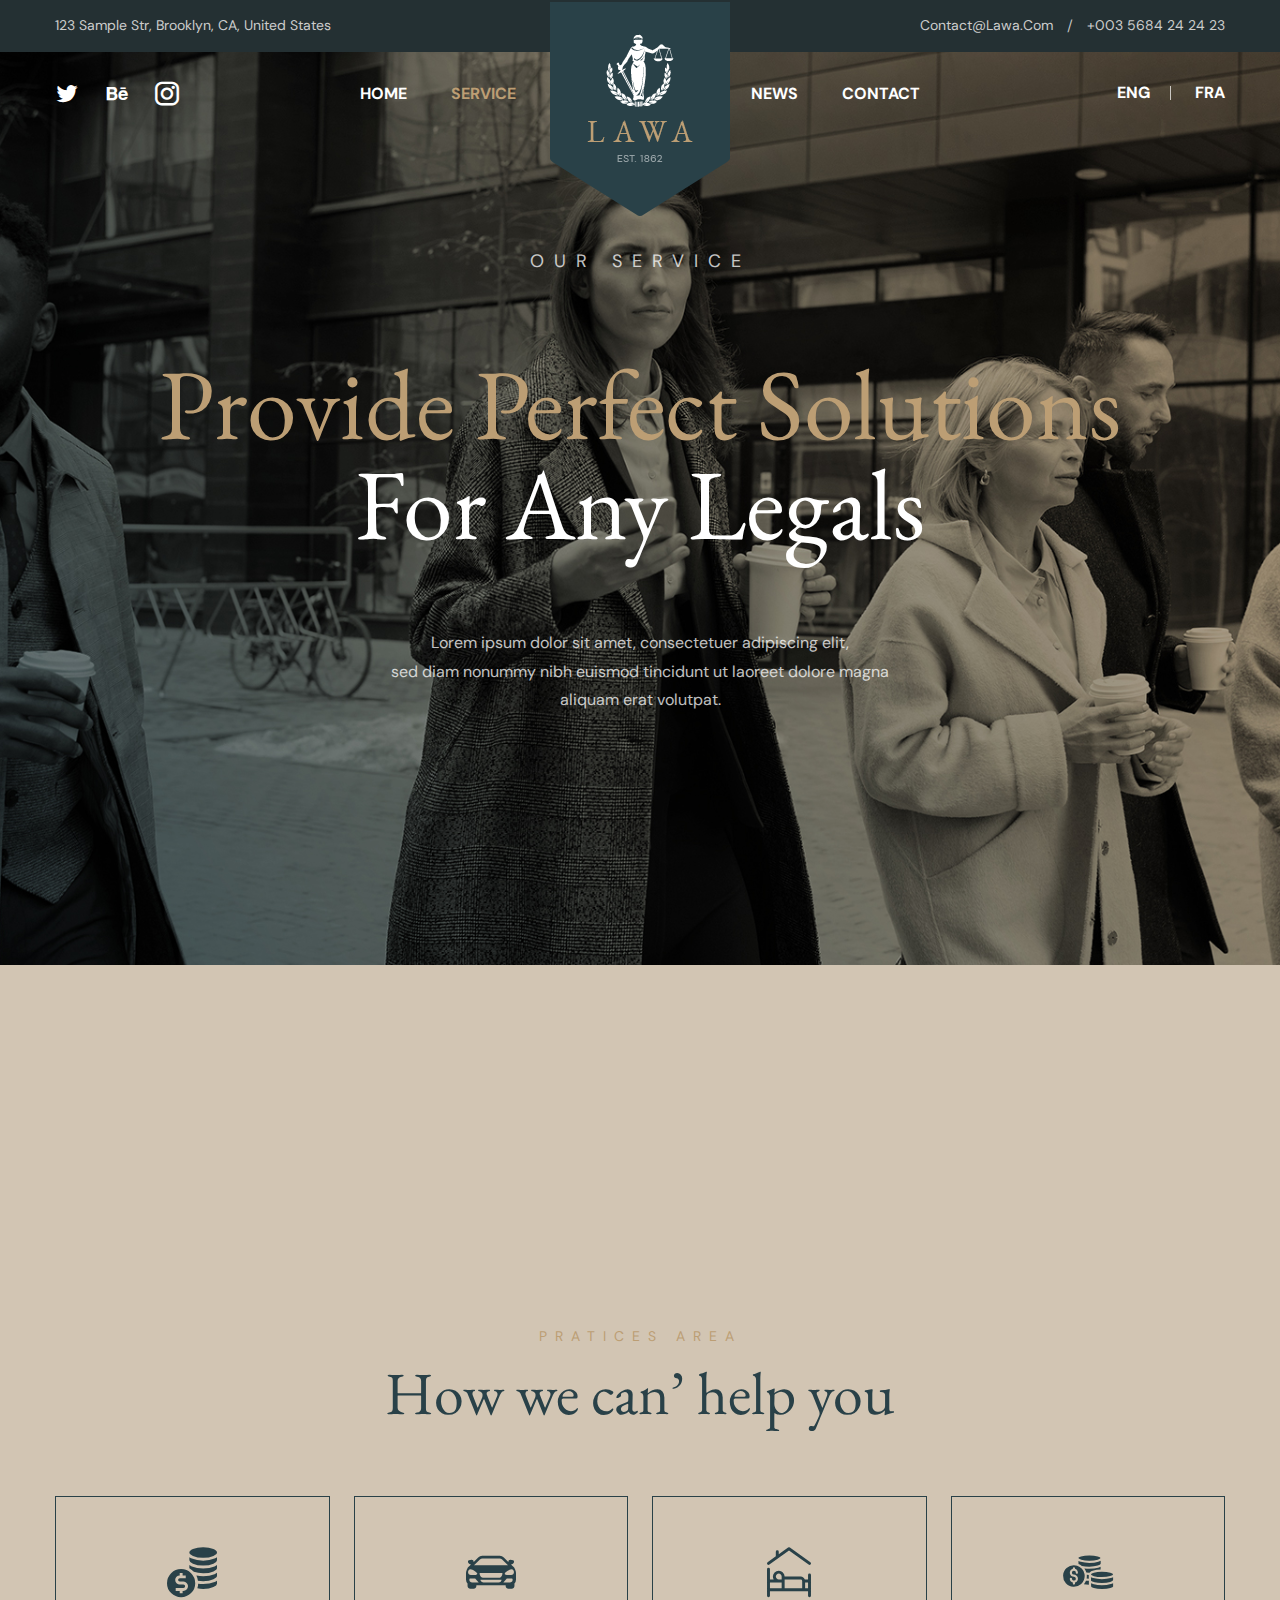
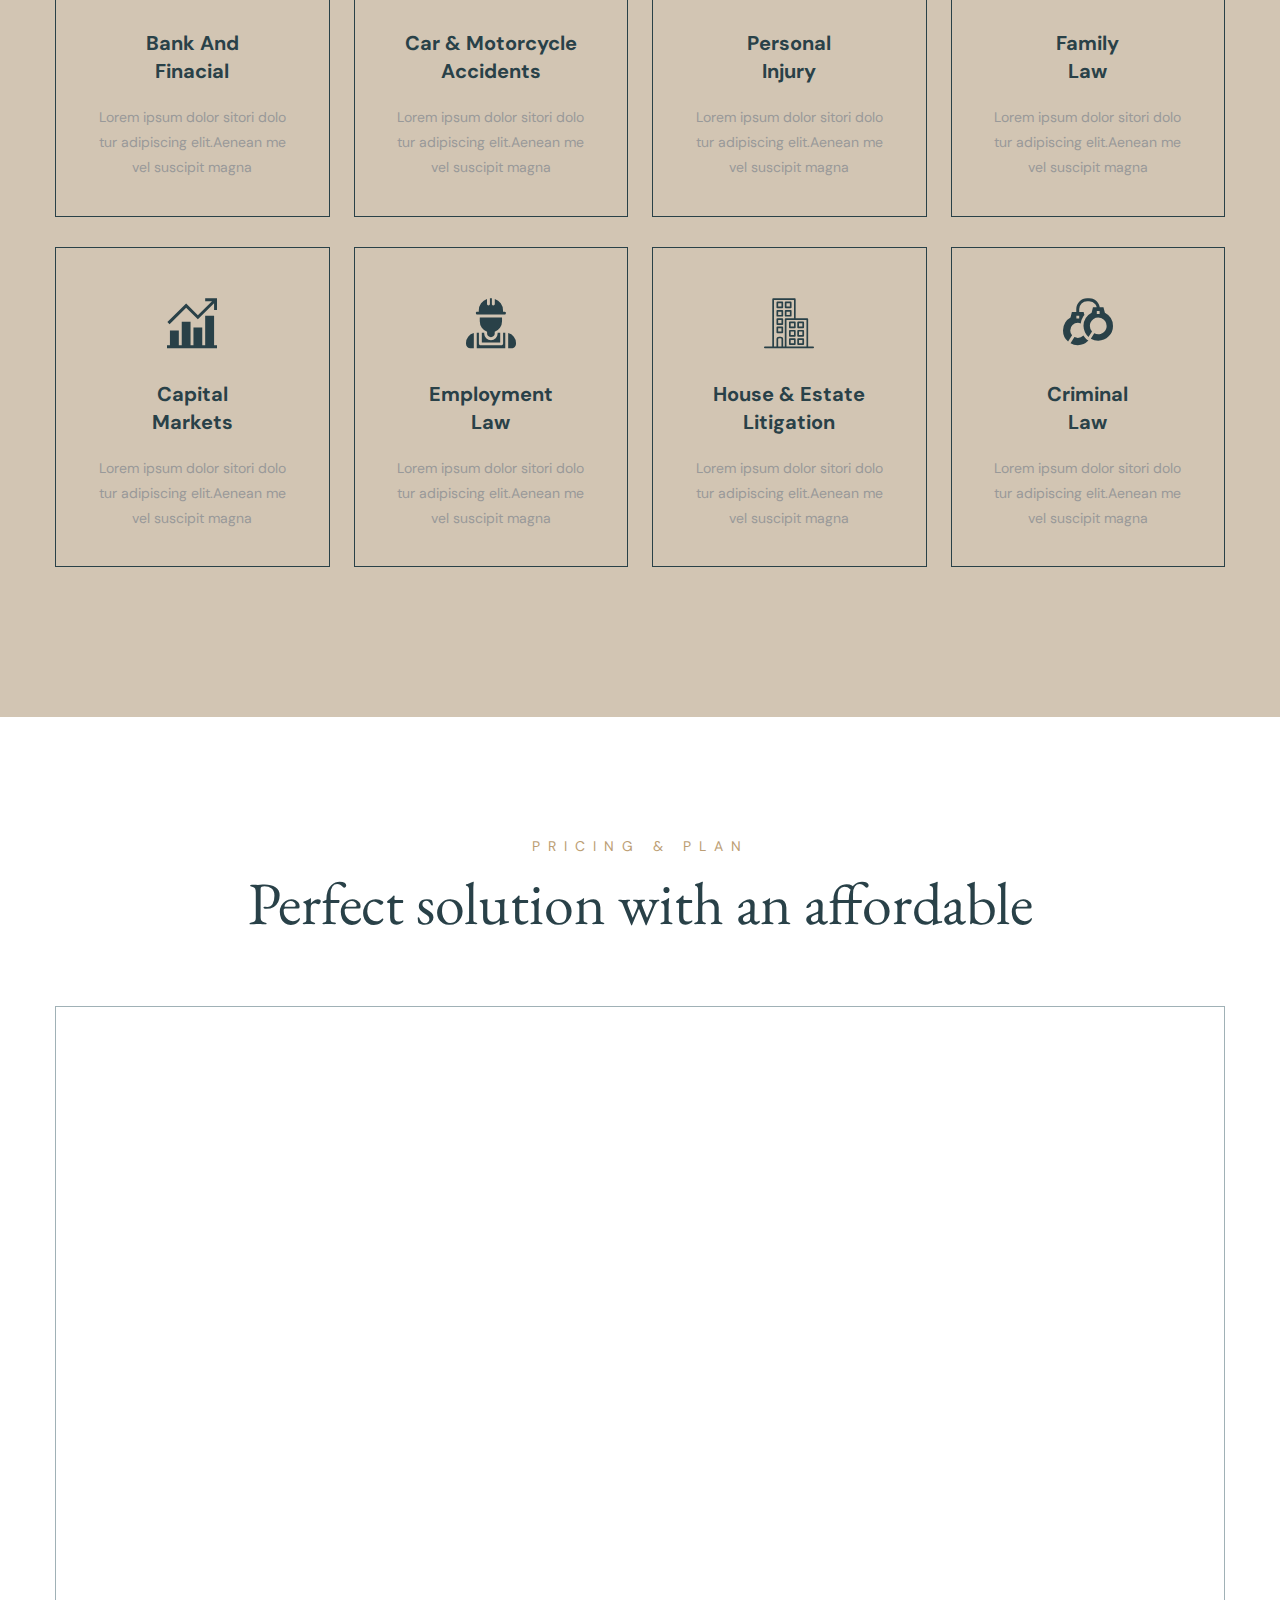
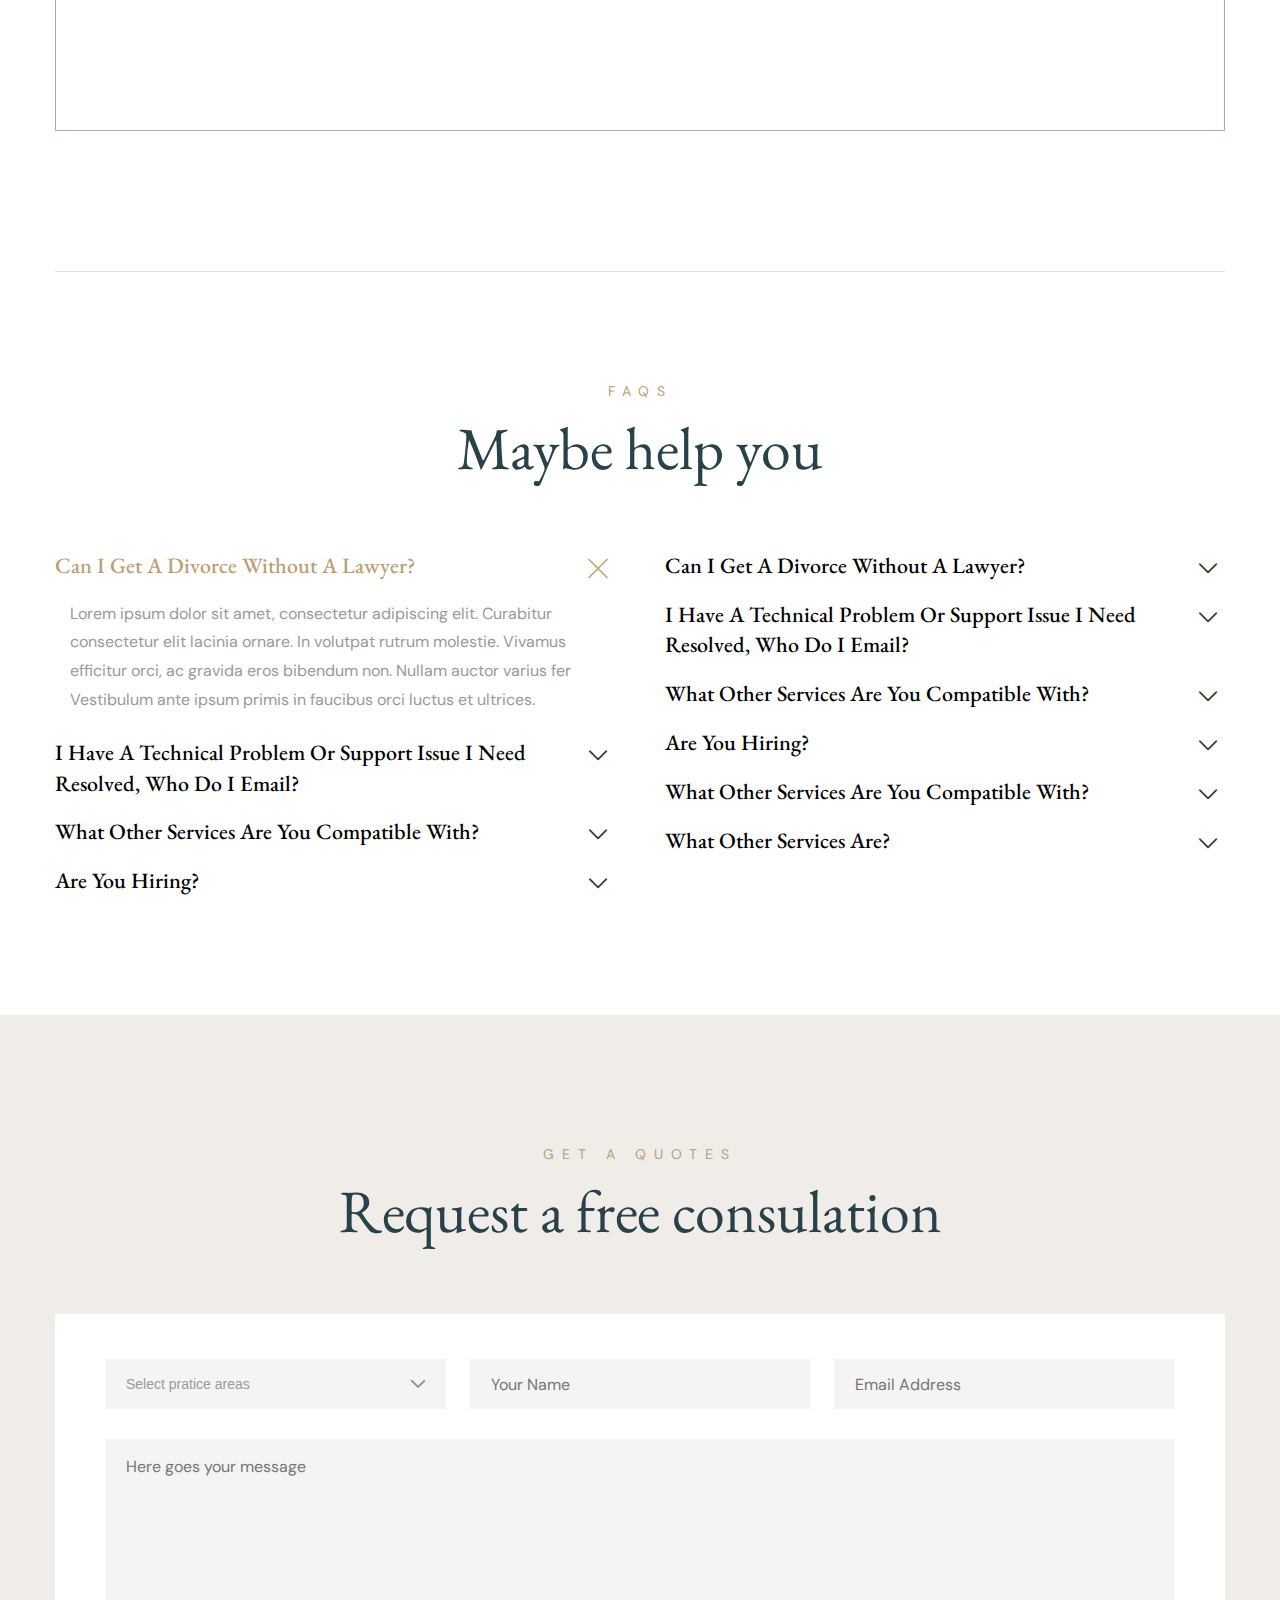
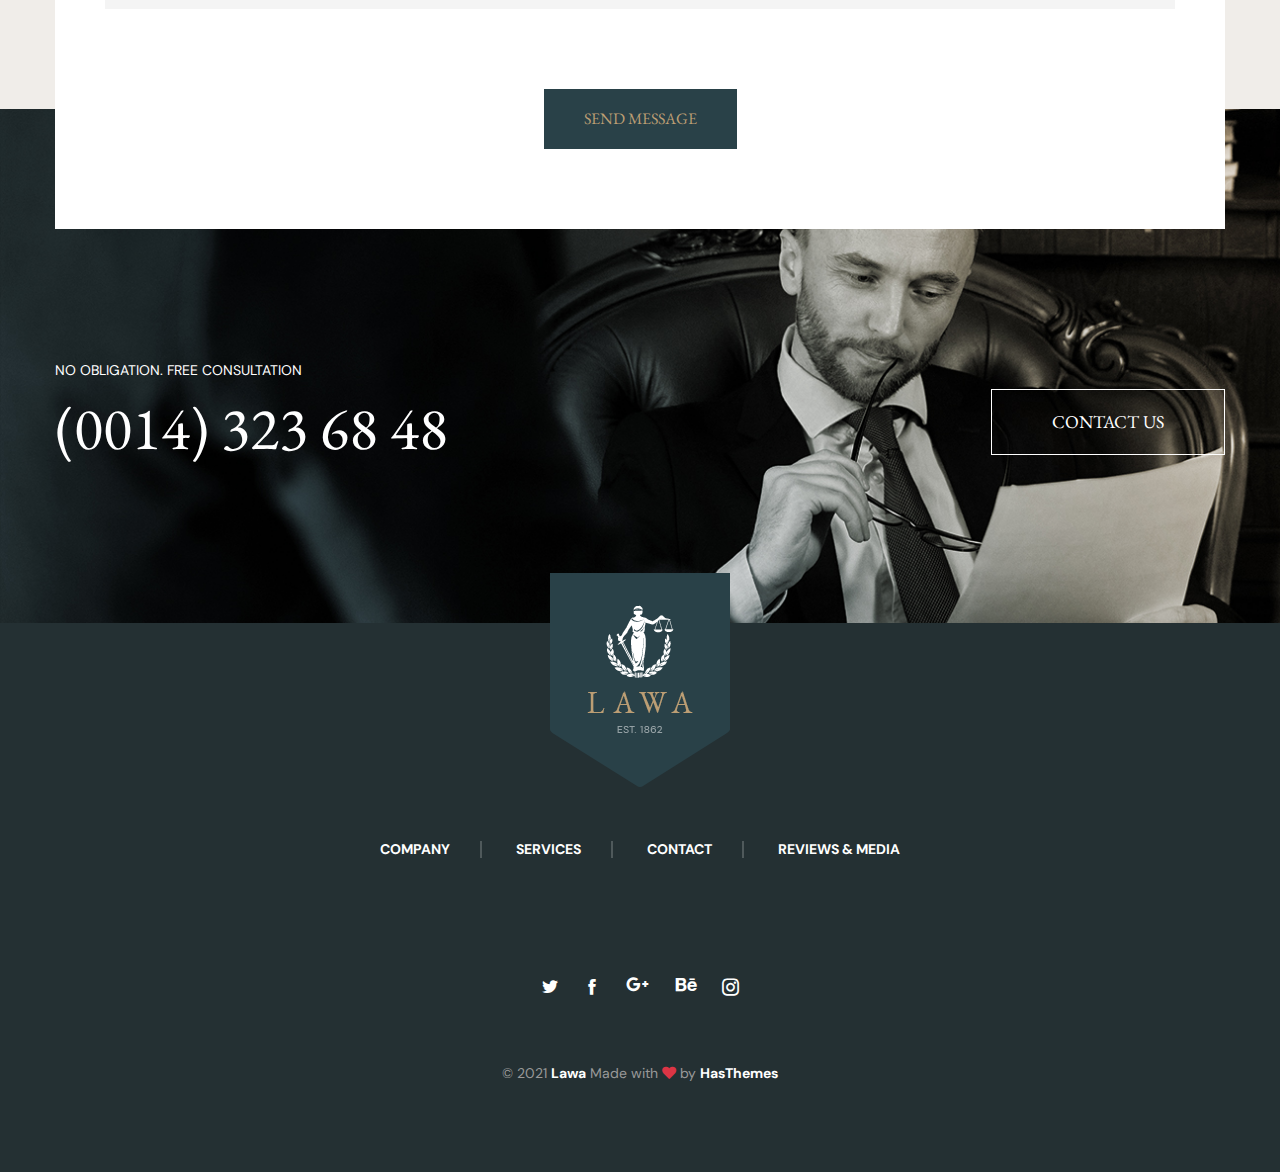
<file: assets/service.html>
<!DOCTYPE html>
<html lang="en-US">

<head>
	<meta charset="UTF-8">
	<title>Lawa - Attorney & Legal Bootstrap 5 Template</title>
	<meta name="description" content="Lawa is a Attorney & Legal Bootstrap 5 Template is suitable for making websites of any type of Law firm." />
	<meta name="viewport" content="width=device-width, initial-scale=1">
	<link rel="profile" href="https://gmpg.org/xfn/11">
	<link rel="canonical" href="Replace_with_your_PAGE_URL" />

	<!-- Stylesheets -->
	<link href="css/bootstrap.css" rel="stylesheet">
	<link href="css/main.css" rel="stylesheet">
	<link href="css/responsive.css" rel="stylesheet">

	<!-- Open Graph (OG) meta tags are snippets of code that control how URLs are displayed when shared on social media  -->
	<!-- <meta property="og:locale" content="en_US" />
	<meta property="og:type" content="website" />
	<meta property="og:title" content="Lawa - Attorney & Legal Bootstrap 5 Template" />
	<meta property="og:url" content="PAGE_URL" />
	<meta property="og:site_name" content="SITE_NAME" /> -->
	<!-- For the og:image content, replace the # with a link of an image -->
	<!-- <meta property="og:image" content="#" />
	<meta property="og:description" content="LAWA - Law Firm is a free Bootstrap HTML Template for Lawyer." /> -->

	<!-- Fonts -->
	<link
		href="https://fonts.googleapis.com/css2?family=DM+Sans:wght@400;500;700&family=EB+Garamond:wght@400;500;600;700;800&display=swap"
		rel="stylesheet">

	<!-- Add site Favicon -->
	<link rel="shortcut icon" href="images/favicon.png" type="image/x-icon">
	<link rel="icon" href="images/favicon.png" type="image/x-icon">
	<meta name="msapplication-TileImage" content="images/favicon.png" />

	<!-- Structured Data  -->
	<script type="application/ld+json">
		{
		"@context": "http://schema.org",
		"@type": "WebSite",
		"name": "Replace_with_your_site_title",
		"url": "Replace_with_your_site_URL"
		}
	</script>

</head>

<body>

<div class="page-wrapper">
 	
    <!-- Main Header-->
    <header class="main-header">
    	
		<!-- Header Top -->
        <div class="header-top">
            <div class="auto-container">
                <div class="inner-container clearfix">
					
					<!-- Top Left -->
                    <div class="top-left pull-left">
						<div class="text">123 Sample Str, Brooklyn, CA, United States</div>
                    </div>
					
					<!-- Top Right -->
					<div class="top-right pull-right">
						<!-- Info List -->
						<ul class="info-list">
							<li><a href="mailto:contact@lawa.com"> contact@lawa.com</a></li>
							<li><a href="tel:+003-5684-24-24-23">+003 5684 24 24 23</a></li>
						</ul>
					</div>
					
                </div>
            </div>
        </div>
		
    	<!-- Header Upper -->
        <div class="header-upper">
        	<div class="auto-container">
            	<div class="clearfix">
                	
                	<div class="pull-left logo-box">
                    	<div class="logo"><a href="index.html"><img src="images/logo.png" alt="" title=""></a></div>
						<div class="logo-two"><a href="index.html"><img src="images/logo-2.png" alt="" title=""></a></div>
                    </div>
					
                   	<div class="nav-outer clearfix">
						<!-- Mobile Navigation Toggler -->
                        <div class="mobile-nav-toggler"><span class="icon flaticon-menu"></span></div>
						<!-- Main Menu -->
						<nav class="main-menu navbar-expand-md">
							<div class="navbar-header">
								<button class="navbar-toggler" type="button" data-toggle="collapse" data-target="#navbarSupportedContent" aria-controls="navbarSupportedContent" aria-expanded="false" aria-label="Toggle navigation">
									<span class="icon-bar"></span>
									<span class="icon-bar"></span>
									<span class="icon-bar"></span>
								</button>
							</div>

							<div class="navbar-collapse show collapse clearfix" id="navbarSupportedContent">
								<ul class="navigation left-nav clearfix">
									
									<li><a href="index.html">Home</a></li>
									<li class="current dropdown"><a href="#">Service</a>
										<ul>
											<li><a href="about.html">About Us</a></li>
											<li><a href="service.html">Service</a></li>
											<li><a href="service-detail.html">Service Detail</a></li>
										</ul>
									</li>
								</ul>
								
								<ul class="navigation right-nav clearfix">
									<li class="dropdown"><a href="#">News</a>
										<ul>
											<li><a href="blog.html">Our Blog</a></li>
											<li><a href="blog-detail.html">Blog Detail</a></li>
										</ul>
									</li>
									<li><a href="contact.html">Contact</a></li>
								</ul>
								
							</div>
							
						</nav>
						
						<!-- Social Box -->
						<ul class="social-box">
							<li><a href="https://twitter.com/"><span class="icofont-twitter"></span></a></li>
							<li><a href="https://www.behance.net/"><span class="icofont-behance"></span></a></li>
							<li><a href="https://www.instagram.com/"><span class="icofont-instagram"></span></a></li>
						</ul>
						
						<!-- Outer Box -->
						<div class="outer-box">
							<ul class="language-nav">
								<li><a href="#">Eng</a></li>
								<li><a href="#">Fra</a></li>
							</ul>
						</div>
						
					</div>
                   
                </div>
            </div>
        </div>
        <!--End Header Upper-->
        
		<!-- Mobile Menu  -->
        <div class="mobile-menu">
            <div class="menu-backdrop"></div>
            <div class="close-btn"><span class="icon lnr lnr-cross"></span></div>
            
            <nav class="menu-box">
                <div class="nav-logo"><a href="index.html"><img src="images/logo-2.png" alt="" title=""></a></div>
                <div class="menu-outer"><!--Here Menu Will Come Automatically Via Javascript / Same Menu as in Header--></div>
            </nav>
        </div><!-- End Mobile Menu -->
		
    </header>
    <!--End Main Header -->
	
	<!-- Page Title Section -->
    <section class="page-title-section style-two" style="background-image: url(images/background/3.jpg)">
		<div class="auto-container">
			<div class="content-boxed">
				<div class="title">our service</div>
				<h1><span>Provide Perfect Solutions</span> <br> For Any Legals</h1>
				<div class="text">Lorem ipsum dolor sit amet, consectetuer adipiscing elit, <br> sed diam nonummy nibh euismod tincidunt ut laoreet dolore magna <br> aliquam erat volutpat.</div>
			</div>
		</div>
	</section>
	<!-- End Page Title Section -->
	
	<!-- About Section -->
    <section class="about-section">
		<div class="auto-container">
			<!-- Upper Section -->
			<div class="upper-section">	
				<div class="row clearfix">
					
					<!-- About Block -->
					<div class="about-block col-lg-4 col-md-6 col-sm-12">
						<div class="inner-box wow fadeInLeft" data-wow-delay="0ms" data-wow-duration="1500ms">
							<div class="number">1</div>
							<div class="icon flaticon-checked"></div>
							<h3><a href="service-detail.html">Professional <br> Liability</a></h3>
							<div class="text">Lorem ipsum dolor sit amet, <br> ctetur adipiscing elit. dapibus conse Tincidunt mollis pretium.</div>
						</div>
					</div>
					
					<!-- About Block -->
					<div class="about-block col-lg-4 col-md-6 col-sm-12">
						<div class="inner-box wow fadeInUp" data-wow-delay="0ms" data-wow-duration="1500ms">
							<div class="number">2</div>
							<div class="icon flaticon-checked"></div>
							<h3><a href="service-detail.html">Dedication To <br> Our Clients</a></h3>
							<div class="text">Lorem ipsum dolor sit amet, <br> ctetur adipiscing elit. dapibus conse Tincidunt mollis pretium.</div>
						</div>
					</div>
					
					<!-- About Block -->
					<div class="about-block col-lg-4 col-md-6 col-sm-12">
						<div class="inner-box wow fadeInRight" data-wow-delay="0ms" data-wow-duration="1500ms">
							<div class="number">3</div>
							<div class="icon flaticon-checked"></div>
							<h3><a href="service-detail.html">Outstanding <br> Services</a></h3>
							<div class="text">Lorem ipsum dolor sit amet, <br> ctetur adipiscing elit. dapibus conse Tincidunt mollis pretium.</div>
						</div>
					</div>
					
				</div>
			</div>
			
		</div>
	</section>
	<!-- End About Section -->
	
	<!-- Services Section / Style Two -->
    <section class="services-section style-two">
		<div class="auto-container">
			<!-- Sec Title -->
			<div class="sec-title centered">
				<div class="title">pratices area</div>
				<h2>How we can’ help you</h2>
			</div>
			<div class="row clearfix">
				
				<!-- Service Block -->
				<div class="service-block style-two col-lg-3 col-md-6 col-sm-12">
					<div class="inner-box">
						<div class="image-layer" style="background-image: url(images/resource/service-1.jpg)"></div>
						<div class="icon-box">
							<span class="icon flaticon-money-1"></span>
						</div>
						<h5><a href="service-detail.html">Bank And <br> Finacial</a></h5>
						<div class="text">Lorem ipsum dolor sitori dolo <br> tur adipiscing elit.Aenean me <br> vel suscipit magna</div>
					</div>
				</div>
				
				<!-- Service Block -->
				<div class="service-block style-two col-lg-3 col-md-6 col-sm-12">
					<div class="inner-box">
						<div class="image-layer" style="background-image: url(images/resource/service-1.jpg)"></div>
						<div class="icon-box">
							<span class="icon flaticon-sedan-car-front"></span>
						</div>
						<h5><a href="service-detail.html">Car & Motorcycle <br> Accidents</a></h5>
						<div class="text">Lorem ipsum dolor sitori dolo <br> tur adipiscing elit.Aenean me <br> vel suscipit magna</div>
					</div>
				</div>
				
				<!-- Service Block -->
				<div class="service-block style-two col-lg-3 col-md-6 col-sm-12">
					<div class="inner-box">
						<div class="image-layer" style="background-image: url(images/resource/service-1.jpg)"></div>
						<div class="icon-box">
							<span class="icon flaticon-shelter"></span>
						</div>
						<h5><a href="service-detail.html">Personal <br> Injury</a></h5>
						<div class="text">Lorem ipsum dolor sitori dolo <br> tur adipiscing elit.Aenean me <br> vel suscipit magna</div>
					</div>
				</div>
				
				<!-- Service Block -->
				<div class="service-block style-two col-lg-3 col-md-6 col-sm-12">
					<div class="inner-box">
						<div class="image-layer" style="background-image: url(images/resource/service-1.jpg)"></div>
						<div class="icon-box">
							<span class="icon flaticon-dollar"></span>
						</div>
						<h5><a href="service-detail.html">Family <br> Law</a></h5>
						<div class="text">Lorem ipsum dolor sitori dolo <br> tur adipiscing elit.Aenean me <br> vel suscipit magna</div>
					</div>
				</div>
				
				<!-- Service Block -->
				<div class="service-block style-two col-lg-3 col-md-6 col-sm-12">
					<div class="inner-box">
						<div class="image-layer" style="background-image: url(images/resource/service-1.jpg)"></div>
						<div class="icon-box">
							<span class="icon flaticon-trend"></span>
						</div>
						<h5><a href="service-detail.html">Capital <br> Markets</a></h5>
						<div class="text">Lorem ipsum dolor sitori dolo <br> tur adipiscing elit.Aenean me <br> vel suscipit magna</div>
					</div>
				</div>
				
				<!-- Service Block -->
				<div class="service-block style-two col-lg-3 col-md-6 col-sm-12">
					<div class="inner-box">
						<div class="image-layer" style="background-image: url(images/resource/service-1.jpg)"></div>
						<div class="icon-box">
							<span class="icon flaticon-plumber"></span>
						</div>
						<h5><a href="service-detail.html">Employment <br> Law</a></h5>
						<div class="text">Lorem ipsum dolor sitori dolo <br> tur adipiscing elit.Aenean me <br> vel suscipit magna</div>
					</div>
				</div>
				
				<!-- Service Block -->
				<div class="service-block style-two col-lg-3 col-md-6 col-sm-12">
					<div class="inner-box">
						<div class="image-layer" style="background-image: url(images/resource/service-1.jpg)"></div>
						<div class="icon-box">
							<span class="icon flaticon-building"></span>
						</div>
						<h5><a href="service-detail.html">House & Estate <br> Litigation</a></h5>
						<div class="text">Lorem ipsum dolor sitori dolo <br> tur adipiscing elit.Aenean me <br> vel suscipit magna</div>
					</div>
				</div>
				
				<!-- Service Block -->
				<div class="service-block style-two col-lg-3 col-md-6 col-sm-12">
					<div class="inner-box">
						<div class="image-layer" style="background-image: url(images/resource/service-1.jpg)"></div>
						<div class="icon-box">
							<span class="icon flaticon-handcuff"></span>
						</div>
						<h5><a href="service-detail.html">Criminal <br> Law</a></h5>
						<div class="text">Lorem ipsum dolor sitori dolo <br> tur adipiscing elit.Aenean me <br> vel suscipit magna</div>
					</div>
				</div>
				
			</div>
		</div>
	</section>
	<!-- End Services Section -->
	
	<!-- Pricing Section -->
    <section class="pricing-section">
		<div class="auto-container">
			<!-- Sec Title -->
			<div class="sec-title centered">
				<div class="title">pricing & plan</div>
				<h2>Perfect solution with an affordable</h2>
			</div>
			<div class="inner-container">
				<div class="clearfix">
					
					<!-- Price Block -->
					<div class="price-block col-lg-4 col-md-6 col-sm-12">
						<div class="inner-box wow fadeInLeft" data-wow-delay="0ms" data-wow-duration="1500ms">
							<div class="icon-box">
								<span class="icon"><img src="images/icons/price-icon-1.png" alt="" /></span>
							</div>
							<div class="title">Personal</div>
							<div class="price"><sup>$</sup> 9.99 <sub>/ month</sub></div>
							<ul class="list">
								<li>Custome Domains</li>
								<li>Sleep after 30 mins of <br> activity</li>
							</ul>
							<a class="theme-btn btn-style-three" href="about.html"><span class="txt">get started now</span></a>
						</div>
					</div>
					
					<!-- Price Block -->
					<div class="price-block col-lg-4 col-md-6 col-sm-12">
						<div class="inner-box wow fadeInUp" data-wow-delay="0ms" data-wow-duration="1500ms">
							<div class="popular">popular</div>
							<div class="icon-box">
								<span class="icon"><img src="images/icons/price-icon-2.png" alt="" /></span>
							</div>
							<div class="title">small team</div>
							<div class="price"><sup>$</sup> 49.99 <sub>/ month</sub></div>
							<ul class="list">
								<li>never sleeps</li>
								<li>multiple workers for more powerful apps</li>
							</ul>
							<a class="theme-btn btn-style-three" href="about.html"><span class="txt">get started now</span></a>
						</div>
					</div>
					
					<!-- Price Block -->
					<div class="price-block col-lg-4 col-md-12 col-sm-12">
						<div class="inner-box wow fadeInRight" data-wow-delay="0ms" data-wow-duration="1500ms">
							<div class="icon-box">
								<span class="icon"><img src="images/icons/price-icon-3.png" alt="" /></span>
							</div>
							<div class="title">enterprise</div>
							<div class="price"><sup>$</sup> 99.99 <sub>/ month</sub></div>
							<ul class="list">
								<li>dedicated</li>
								<li>simple horizontal <br> scalability</li>
							</ul>
							<a class="theme-btn btn-style-three" href="about.html"><span class="txt">get started now</span></a>
						</div>
					</div>
					
				</div>
			</div>
		</div>
	</section>
	<!-- End Pricing Section -->
	
	<!-- Faq Section -->
    <section class="faq-section">
		<div class="auto-container">
			<div class="inner-container">
				<!-- Sec Title -->
				<div class="sec-title centered">
					<div class="title">faqs</div>
					<h2>Maybe help you</h2>
				</div>
				<div class="row clearfix">
					
					<div class="column col-lg-6 col-md-12 col-sm-12">
						
						<ul class="accordion-box">
							
							<!--Block-->
							<li class="accordion block active-block">
								<div class="acc-btn active">Can I Get A Divorce Without A Lawyer? <div class="icon flaticon-down-arrow-1"></div> <div class="cross-icon flaticon-multiply"></div></div>
								<div class="acc-content current">
									<div class="content">
										<div class="text">Lorem ipsum dolor sit amet, consectetur adipiscing elit. Curabitur consectetur elit lacinia ornare. In volutpat rutrum molestie. Vivamus efficitur orci, ac gravida eros bibendum non. Nullam auctor varius fer Vestibulum ante ipsum primis in faucibus orci luctus et ultrices.</div>
									</div>
								</div>
							</li>
							
							<!--Block-->
							<li class="accordion block">
								<div class="acc-btn">I Have A Technical Problem Or Support Issue I Need <br> Resolved, Who Do I Email? <div class="icon flaticon-down-arrow-1"></div> <div class="cross-icon flaticon-multiply"></div></div>
								<div class="acc-content">
									<div class="content">
										<div class="text">Lorem ipsum dolor sit amet, consectetur adipiscing elit. Curabitur consectetur elit lacinia ornare. In volutpat rutrum molestie. Vivamus efficitur orci, ac gravida eros bibendum non. Nullam auctor varius fer Vestibulum ante ipsum primis in faucibus orci luctus et ultrices.</div>
									</div>
								</div>
							</li>

							<!--Block-->
							<li class="accordion block">
								<div class="acc-btn">What Other Services Are You Compatible With? <div class="icon flaticon-down-arrow-1"></div> <div class="cross-icon flaticon-multiply"></div></div>
								<div class="acc-content">
									<div class="content">
										<div class="text">Lorem ipsum dolor sit amet, consectetur adipiscing elit. Curabitur consectetur elit lacinia ornare. In volutpat rutrum molestie. Vivamus efficitur orci, ac gravida eros bibendum non. Nullam auctor varius fer Vestibulum ante ipsum primis in faucibus orci luctus et ultrices.</div>
									</div>
								</div>
							</li>

							<!--Block-->
							<li class="accordion block">
								<div class="acc-btn">Are You Hiring? <div class="icon flaticon-down-arrow-1"></div> <div class="cross-icon flaticon-multiply"></div></div>
								<div class="acc-content">
									<div class="content">
										<div class="text">Lorem ipsum dolor sit amet, consectetur adipiscing elit. Curabitur consectetur elit lacinia ornare. In volutpat rutrum molestie. Vivamus efficitur orci, ac gravida eros bibendum non. Nullam auctor varius fer Vestibulum ante ipsum primis in faucibus orci luctus et ultrices.</div>
									</div>
								</div>
							</li>
							
						</ul>
						
					</div>
					<div class="column col-lg-6 col-md-12 col-sm-12">
						
						<ul class="accordion-box">
							
							<!--Block-->
							<li class="accordion block">
								<div class="acc-btn">Can I Get A Divorce Without A Lawyer? <div class="icon flaticon-down-arrow-1"></div> <div class="cross-icon flaticon-multiply"></div></div>
								<div class="acc-content">
									<div class="content">
										<div class="text">Lorem ipsum dolor sit amet, consectetur adipiscing elit. Curabitur consectetur elit lacinia ornare. In volutpat rutrum molestie. Vivamus efficitur orci, ac gravida eros bibendum non. Nullam auctor varius fer Vestibulum ante ipsum primis in faucibus orci luctus et ultrices.</div>
									</div>
								</div>
							</li>
							
							<!--Block-->
							<li class="accordion block">
								<div class="acc-btn">I Have A Technical Problem Or Support Issue I Need <br> Resolved, Who Do I Email? <div class="icon flaticon-down-arrow-1"></div> <div class="cross-icon flaticon-multiply"></div></div>
								<div class="acc-content">
									<div class="content">
										<div class="text">Lorem ipsum dolor sit amet, consectetur adipiscing elit. Curabitur consectetur elit lacinia ornare. In volutpat rutrum molestie. Vivamus efficitur orci, ac gravida eros bibendum non. Nullam auctor varius fer Vestibulum ante ipsum primis in faucibus orci luctus et ultrices.</div>
									</div>
								</div>
							</li>

							<!--Block-->
							<li class="accordion block">
								<div class="acc-btn">What Other Services Are You Compatible With? <div class="icon flaticon-down-arrow-1"></div> <div class="cross-icon flaticon-multiply"></div></div>
								<div class="acc-content">
									<div class="content">
										<div class="text">Lorem ipsum dolor sit amet, consectetur adipiscing elit. Curabitur consectetur elit lacinia ornare. In volutpat rutrum molestie. Vivamus efficitur orci, ac gravida eros bibendum non. Nullam auctor varius fer Vestibulum ante ipsum primis in faucibus orci luctus et ultrices.</div>
									</div>
								</div>
							</li>

							<!--Block-->
							<li class="accordion block">
								<div class="acc-btn">Are You Hiring? <div class="icon flaticon-down-arrow-1"></div> <div class="cross-icon flaticon-multiply"></div></div>
								<div class="acc-content">
									<div class="content">
										<div class="text">Lorem ipsum dolor sit amet, consectetur adipiscing elit. Curabitur consectetur elit lacinia ornare. In volutpat rutrum molestie. Vivamus efficitur orci, ac gravida eros bibendum non. Nullam auctor varius fer Vestibulum ante ipsum primis in faucibus orci luctus et ultrices.</div>
									</div>
								</div>
							</li>
							
							<!--Block-->
							<li class="accordion block">
								<div class="acc-btn">What Other Services Are You Compatible With? <div class="icon flaticon-down-arrow-1"></div> <div class="cross-icon flaticon-multiply"></div></div>
								<div class="acc-content">
									<div class="content">
										<div class="text">Lorem ipsum dolor sit amet, consectetur adipiscing elit. Curabitur consectetur elit lacinia ornare. In volutpat rutrum molestie. Vivamus efficitur orci, ac gravida eros bibendum non. Nullam auctor varius fer Vestibulum ante ipsum primis in faucibus orci luctus et ultrices.</div>
									</div>
								</div>
							</li>

							<!--Block-->
							<li class="accordion block">
								<div class="acc-btn">What Other Services Are? <div class="icon flaticon-down-arrow-1"></div> <div class="cross-icon flaticon-multiply"></div></div>
								<div class="acc-content">
									<div class="content">
										<div class="text">Lorem ipsum dolor sit amet, consectetur adipiscing elit. Curabitur consectetur elit lacinia ornare. In volutpat rutrum molestie. Vivamus efficitur orci, ac gravida eros bibendum non. Nullam auctor varius fer Vestibulum ante ipsum primis in faucibus orci luctus et ultrices.</div>
									</div>
								</div>
							</li>
							
						</ul>
						
					</div>
					
				</div>
			</div>
		</div>
	</section>
	<!-- End Faq Section -->
	
	<!-- Consulation Section -->
    <section class="consulation-section">
		<div class="auto-container">
			<div class="sec-title centered">
				<div class="title">get a quotes</div>
				<h2>Request a free consulation</h2>
			</div>
			<div class="inner-container">
				
				<!-- Consulation Form -->
				<div class="consulation-form">
					<!-- Consulation Form -->
					<form method="post" action="sendemail.php" id="contact-form">
						<div class="row clearfix">
							<div class="col-lg-4 col-md-6 col-sm-12 form-group">
								<select name="country" class="custom-select-box">
									<option>Select pratice areas</option>
									<option>Areas 01</option>
									<option>Areas 02</option>
									<option>Areas 03</option>
									<option>Areas 04</option>
								</select>
							</div>

							<div class="col-lg-4 col-md-6 col-sm-12 form-group">
								<input type="text" name="name" placeholder="Your Name" required>
							</div>

							<div class="col-lg-4 col-md-12 col-sm-12 form-group">
								<input type="email" name="email" placeholder="Email Address" required>
							</div>

							<div class="col-lg-12 col-md-12 col-sm-12 form-group">
								<textarea name="message" placeholder="Here goes your message"></textarea>
							</div>

							<div class="col-lg-12 col-md-12 col-sm-12 text-center form-group">
								<button class="theme-btn btn-style-one" type="submit" name="submit-form"><span class="txt">send message</span></button>
							</div>

						</div>
					</form>

				</div>
				<!-- End Consulation Form -->
				
			</div>
		</div>
	</section>
	<!-- End Consulation Section -->
	
	<!-- CTA Section -->
    <section class="cta-section" style="background-image: url(images/background/1.jpg)">
		<div class="auto-container">
			<div class="clearfix">
				<div class="pull-left">
					<div class="title">No Obligation. Free consultation</div>
					<a class="phone" href="tel:+0014-323-68-48">(0014) 323 68 48</a>
				</div>
				<div class="pull-right">
					<a href="contact.html" class="theme-btn btn-style-two"><span class="txt">Contact Us</span></a>
				</div>
			</div>
		</div>
	</section>
	<!-- End CTA Section -->
	
	<!-- Main Footer -->
    <footer class="main-footer">
		<div class="auto-container">
			<div class="logo-box">
				<div class="logo"><a href="index.html"><img src="images/logo.png" alt="" /></a></div>
			</div>
			<ul class="footer-nav">
				<li><a href="about.html">Company</a></li>
				<li><a href="about.html">Services</a></li>
				<li><a href="about.html">Contact</a></li>
				<li><a href="about.html">Reviews & Media</a></li>
			</ul>
			<!-- Social Box -->
			<ul class="social-box">
				<li><a href="https://twitter.com/" class="icofont-twitter"></a></li>
				<li class="facebook"><a href="http://facebook.com/" class="icofont-facebook"></a></li>
				<li class="google"><a href="https://www.google.com/" class="icofont-google-plus"></a></li>
				<li class="behance"><a href="https://www.behance.net/" class="icofont-behance"></a></li>
				<li class="instagram"><a href="https://www.instagram.com/" class="icofont-instagram"></a></li>
			</ul>
			<div class="copyright">
				<p>&copy; 2021 <b class="text-white">Lawa</b> Made with <i class="fa fa-heart text-danger"></i> by <a class="text-white" href="https://hasthemes.com/"><b>HasThemes</b></a></p>
			<div>
		</div>
	</footer>
	<!-- End Main Footer -->
	
</div>
<!--End pagewrapper-->

<!-- Scroll To Top -->
<div class="scroll-to-top scroll-to-target" data-target="html"><span class="fa fa-arrow-circle-up"></span></div>

<script src="js/jquery.js"></script>
<script src="js/popper.min.js"></script>
<script src="js/bootstrap.min.js"></script>
<script src="js/jquery.mCustomScrollbar.concat.min.js"></script>
<script src="js/jquery.fancybox.js"></script>
<script src="js/appear.js"></script>
<script src="js/wow.js"></script>
<script src="js/parallax.min.js"></script>
<script src="js/tilt.jquery.min.js"></script>
<script src="js/jquery.paroller.min.js"></script>
<script src="js/swiper.min.js"></script>
<script src="js/validate.js"></script>
<script src="js/jquery-ui.js"></script>
<script src="js/script.js"></script>

</body>
</html>
</file>
<file: assets/css/responsive.css>
/* Lawa  HTML Template*/

	@media only screen and (max-width: 1750px){
		
	}
	
	@media only screen and (max-width: 1140px){
	
	.main-header{
		margin:0px !important;
	}
	
	.main-menu .navigation > li{
		margin-left:0px;
	}
	
	.main-header .outer-box .buttons-box .theme-btn{
		font-size:16px;
	}
	
	.main-menu .navigation > li{
		margin-right:25px;
	}
	
	.main-header .header-upper .outer-container{
		padding:0px 15px;
	}
	
	.news-block-two .inner-box h4 a br,
	.news-block .inner-box h4 a br,
	.service-block .inner-box .text br{
		display:none;
	}
	
	.service-block .inner-box{
		padding-left:15px;
		padding-right:15px;
	}
	
	.banner-section-two .swiper-button-prev{
		left:25px;
	}
	
	.banner-section-two .swiper-button-next{
		right:25px;
	}
	
	.related-projects,
	.blog-detail .inner-box,
	.our-blogs{
		padding-right:0px;
	}
	
	.banner-section-two .content-boxed h1{
		font-size:70px;
	}
	
	.contact-info-section .row{
		margin:0px -15px;
	}
	
	.contact-info-section .info-column{
		padding:0px 15px;
	}
	
	.price-block .inner-box{
		padding-left:20px;
		padding-right:20px;
	}
	
	.team-section .swiper-button-next{
		margin-right:0px;
	}
	
	.team-section .swiper-button-prev{
		margin-left:0px;
	}
	
}

@media only screen and (min-width: 768px){
	.main-menu .navigation > li > ul,
	.main-menu .navigation > li > ul > li > ul,
	.main-menu .navigation > li > ul > li > ul > li > ul,
	.main-menu .navigation > li > ul > li > ul > li > ul > li > ul{
		display:block !important;
		visibility:hidden;
		opacity:0;
	}
}

@media only screen and (max-width: 1023px){
	
	.main-header .sticky-header .pull-right{
		width:100%;
	}
	
	.main-header .main-box .logo-box {
		position:relative;
		left:0px;
		top:0px;
		right:0px;
		bottom:0px;
		margin:0px;
		text-align:left;
	}
	
	.main-header .header-upper{
		padding-top:0px;
	}
	
	.main-header,
	.main-header.fixed-header{
		position:relative;
		background-color:#222222;
	}
	
	.main-menu .navigation > li{
		margin-right:18px;
	}
	
	.main-header .header-upper .social-box li{
		margin-right:15px;
	}
	
	.main-header .header-upper .outer-container{
		padding:0px 15px;
	}
	
	.main-menu{
		width:auto;
		max-width:490px;
	}
	
	.main-header .header-upper .outer-box{
		padding:0px;
		display:none;
	}
	
	h1{
		font-size:60px;
	}
	
	.main-header .header-upper .logo-box .logo{
		padding:20px 0px;
	}
	
	.main-header .header-top .info-list li{
		font-size:13px;
	}
	
	.banner-section .swiper-slide{
		padding-top:180px;
	}
	
	.banner-section .content-boxed .text,
	.banner-section .content-boxed h1{
		margin-top:30px;
	}
	
	.about-section .lower-section .content-column .text br{
		display:none;
	}
	
	.about-section .lower-section .content-column .inner-column{
		padding-top:0px;
	}
	
	.about-section .lower-section .content-column .text{
		margin-bottom:30px;
	}
	
	.about-section .lower-section .image-column .image{
		margin-left:-100px;
		margin-top:50px;
	}
	
	.page-title-section{
		padding-top:250px;
		padding-bottom:150px;
	}
	
	.page-title-section .content-boxed h1{
		font-size:100px;
	}
	
	.page-title-section.style-two{
		padding-top:180px;
	}
	
	.page-title-section.style-two .content-boxed h1{
		font-size:60px;
	}
	
	.page-title-section .content-boxed .text{
		margin-top:40px;
	}
	
	.page-title-section-two{
		padding-top:220px;
	}
	
	.page-title-section-two .content-boxed h1{
		margin-top:30px;
		font-size:60px;
	}
	
	.service-detail .inner-box .two-column .row{
		margin:0px -12px;
	}
	
	.service-detail .inner-box .two-column .column{
		padding:0px 12px;
	}
	
	.banner-section-two .swiper-slide{
		padding-top:180px;
	}
	
	.banner-section-two .content-boxed h1{
		margin-top:25px;
	}
	
	.page-title-section-three{
		padding-top:160px;
	}
	
	.page-title-section-three h2{
		font-size:40px;
	}
	
	.page-title-section-two.style-two{
		padding-top:200px;
		padding-bottom:180px;
	}
	
	.contact-info-section h3{
		font-size:38px;
	}
	
	.contact-info-section h3 br{
		display:none;
	}
	
	.map-section{
		padding-bottom:140px;
	}
	
	.main-menu{
		display:none;
	}
	
	.nav-outer .mobile-nav-toggler{
		display: block;
		margin: 0;
		padding: 15px 0px;
		margin-left: 0px;
		font-size:32px;
		margin-top:0px;
	}
	
	#navbarSupportedContent{
		display:block;
	}
	
	.mCSB_inside > .mCSB_container{
		margin-right:0px;
	}
	
	.accordion-box .block{
		margin-bottom:22px;
	}
	
}

@media only screen and (max-width: 900px){
	
	.pricing-section .inner-container .price-block:nth-child(2) .inner-box{
		border-right:0px;
	}
	
	.price-block .inner-box .list li{
		padding-left:20px;
		padding-right:20px;
	}
	
	.pricing-section .inner-container .price-block:nth-child(3) .inner-box{
		border-top:1px solid #a0b1b6;
	}
	
}

@media only screen and (max-width: 767px){
	
	.sec-title .text br{
		display: none;
	}
	
	.main-menu .navigation > li.has-mega-menu{
		position:relative !important;	
	}
	
	.header-upper .logo-outer {
		position:relative;
		left:0px;
		top:0px;
		right:0px;
		bottom:0px;
		width:100%;
		margin:0px;
	}
	
	.main-menu{
		width:100%;
		
	}
	
	.main-menu .navbar-collapse {
	   max-height:300px;
	   max-width:none;
		overflow:auto;
		float:none !important;
		width:100% !important;
		padding:0px 0px 0px;
		border:none;
		margin:0px 0px 15px;
		-ms-border-radius:0px;
		-moz-border-radius:0px;
		-webkit-border-radius:0px;
		-o-border-radius:0px;
		border-radius:0px;
		box-shadow:none;
   }
   
	.main-menu .navbar-collapse.in,
	.main-menu .collapsing{
		padding:0px 0px 0px;
		border:none;
		margin:0px 0px 15px;
		-ms-border-radius:0px;
		-moz-border-radius:0px;
		-webkit-border-radius:0px;
		-o-border-radius:0px;
		border-radius:0px;
		box-shadow:none;	
	}
	
	.main-menu .navbar-header{
		position:relative;
		float:none;
		display:block;
		text-align:right;
		width:100%;
		padding:15px 0px;
		right:0px;
		z-index:12;
	}
	
	.main-menu .navbar-header .navbar-toggle{
		display:inline-block;
		z-index:12;
		border:1px solid #cc8809;
		float:none;
		margin:0px 0px 0px 0px;
		border-radius:0px;
		background:#cc8809;
	}
	
	.main-menu .navbar-header .navbar-toggle .icon-bar{
		background:#ffffff;	
	}
	
	.main-menu .navbar-collapse > .navigation{
		float:none !important;
		margin:0px !important;
		width:100% !important;
		background:#2c2c2c;
		border:1px solid #ffffff;
		border-top:none;
	}
	
	.main-menu .navbar-collapse > .navigation > li{
		margin:0px !important;
		float:none !important;
		padding:0px !important;
		width:100%;
	}
	
	.main-menu .navigation > li > a,
	.main-menu .navigation > li > ul:before{
		border:none;	
	}
	
	.main-menu .navbar-collapse > .navigation > li > a{
		padding:10px 10px !important;
		border:none !important;
	}
	
	.main-menu .navigation li.dropdown > a:after,
	.main-menu .navigation > li.dropdown > a:before,
	.main-menu .navigation > li > ul > li > a::before,
	.main-menu .navigation > li > ul > li > ul > li > a::before{
		color:#ffffff !important;
		right:15px;
		font-size:16px;
		display:none !important;
	}
	
	.main-menu .navbar-collapse > .navigation > li > ul,
	.main-menu .navbar-collapse > .navigation > li > ul > li > ul{
		position:relative;
		border:none;
		float:none;
		visibility:visible;
		opacity:1;
		display:none;
		margin:0px;
		left:auto !important;
		right:auto !important;
		top:auto !important;
		padding:0px;
		outline:none;
		width:100%;
		background:#2c2c2c;
		-webkit-border-radius:0px;
		-ms-border-radius:0px;
		-o-border-radius:0px;
		-moz-border-radius:0px;
		border-radius:0px;
		transition:none !important;
		-webkit-transition:none !important;
		-ms-transition:none !important;
		-o-transition:none !important;
		-moz-transition:none !important;
	}
	
	.main-menu .navbar-collapse > .navigation > li,
	.main-menu .navbar-collapse > .navigation > li > ul > li,
	.main-menu .navbar-collapse > .navigation > li > ul > li > ul > li{
		border-top:1px solid rgba(255,255,255,1) !important;
		border-bottom:none;
		opacity:1 !important;
		top:0px !important;
		left:0px !important;
		visibility:visible !important;
	}
	
	.main-menu .navbar-collapse > .navigation > li:first-child{
		border:none;	
	}
	
	.main-menu .navbar-collapse > .navigation > li > a,
	.main-menu .navbar-collapse > .navigation > li > ul > li > a,
	.main-menu .navbar-collapse > .navigation > li > ul > li > ul > li > a{
		padding:10px 10px !important;
		line-height:22px;
		color:#ffffff;
		background:#2c2c2c;
		text-align:left;
	}
	
	.main-menu .navbar-collapse > .navigation > li > a:hover,
	.main-menu .navbar-collapse > .navigation > li > a:active,
	.main-menu .navbar-collapse > .navigation > li > a:focus{
		background:#cc8809;
	}
	
	.main-menu .navbar-collapse > .navigation > li:hover > a,
	.main-menu .navbar-collapse > .navigation > li > ul > li:hover > a,
	.main-menu .navbar-collapse > .navigation > li > ul > li > ul > li:hover > a,
	.main-menu .navbar-collapse > .navigation > li.current > a,
	.main-menu .navbar-collapse > .navigation > li.current-menu-item > a{
		background:#2c2c2c;
		color:#ffffff !important;
	}
	
	.main-menu .navbar-collapse > .navigation li.dropdown .dropdown-btn{
		display:block;
	}
	
	.main-slider .owl-nav,
	.main-menu .navbar-collapse > .navigation li.dropdown:after,
	.main-menu .navigation > li > ul:before{
		display:none !important;	
	}
	
	.main-header .header-upper .outer-box{
		position:absolute;
		left:0px;
		top:0px;
		right:auto;
		z-index:12;
		padding-left:0px;
		padding-top:4px;
		margin-left:0px;
		display:none;
	}
	
	.main-header .main-box .logo-box{
		float:none;
		text-align:center;
		padding-bottom:10px;
	}
	
	.main-header .header-lower .outer-box{
		position:absolute;
		z-index:12;
		display:block;
	}
	
	.main-menu .navbar-header .navbar-toggler{
		display: inline-block;
		z-index: 12;
		width: 50px;
		height: 40px;
		float: none;
		padding: 0px;
		text-align: center;
		border-radius: 0px;
	    background: none;
		border: 1px solid #ffffff;
	}
	
	.main-menu .navbar-header .navbar-toggler .icon-bar{
		position: relative;
		background: #ffffff;
		height: 2px;
		width: 26px;
		display: block;
		margin:0 auto;
		margin:5px 11px;
	}
	
	.main-header .header-upper .search-box-outer .dropdown-menu{
		top:51px !important;
		left: 0px;
		right: auto;
	}
	
	.main-header .header-upper .logo-box{
		z-index:20;
	}
	
	
	
	.sticky-header .mobile-nav-toggler{
		display:block;
		color:#ffffff;
		font-size: 28px;
		padding: 25px 0px;
		cursor:pointer;
	}
	
	.sec-title{
		margin-bottom:40px;
	}
	
	.sec-title h2{
		font-size:40px;
	}
	
	.cta-section{
		text-align:center;
	}
	
	.cta-section .pull-left,
	.cta-section .pull-right{
		width:100%;
	}
	
	.cta-section .theme-btn{
		margin-top:60px;
	}
	
	.service-block .inner-box h5 a br{
		display:none;
	}
	
	.service-block .inner-box .text{
		max-width:350px;
		margin:0 auto;
		margin-top:15px;
	}
	
	.team-section .swiper-button-next{
		top:45%;
	}
	
	.team-section .swiper-button-prev{
		top:45%;
	}
	
	.page-title-section-three h2 br,
	.about-block .inner-box h3 a br{
		display:none;
	}
	
	.about-block .inner-box h3{
		font-size:26px;
	}
	
	.main-header .header-upper .logo-box{
		top:0px;
	}
	
	.consulation-section .inner-container{
		padding:50px 25px 35px;
	}
	
	.about-section .lower-section .image-column .image img{
		max-width:100%;
	}
	
	.page-title-section .content-boxed h1{
		letter-spacing:1px;
	}
	
	.page-title-section.style-two .content-boxed h1{
		font-size:40px;
		margin-top:35px;
	}
	
	.pricing-section .inner-container .price-block .inner-box{
		border-right:0px;
		border-bottom:1px solid #a0b1b6;
	}
	
	.pricing-section .inner-container .price-block:nth-child(3) .inner-box{
		border-right:0px;
		border-top:0px;
	}
	
	.service-detail .inner-box .lawyer-gallery .image img{
		width:100%;
		display:block;
	}
	
	.banner-section-two .content-boxed h1{
		font-size:45px;
	}
	
	.page-title-section-three{
		padding-top:200px;
	}
	
	.blog-detail .inner-box blockquote{
		padding-left:15px;
	}
	
	.main-footer .footer-nav li{
		padding:0px 20px;
	}
	
}

@media only screen and (max-width: 599px){
	
	.sec-title h2{
		font-size:34px;
	}
	
	.main-header .header-top .top-left,
	.main-header .header-top .top-right{
		width:100%;
		text-align:center;
	}
	
	.main-header .header-top .top-left .text{
		margin-bottom:6px;
	}
	
	.banner-section .content-boxed .title{
		letter-spacing:0px;
	}
	
	h1{
		font-size:40px;
	}
	
	.banner-section-two .content-boxed .text br,
	.page-title-section-two .content-boxed .text br,
	.accordion-box .block .acc-btn br,
	.testimonial-block .inner-box .text br,
	.blog-detail .inner-box blockquote .blockquote-text br,
	.page-title-section .content-boxed .text br,
	.banner-section .content-boxed .text br{
		display:none;
	}
	
	.news-block .inner-box .image{
		top:8px;
	}
	
	h4{
		font-size:20px;
	}
	
	.news-block .inner-box{
		padding-left:160px;
	}
	
	.cta-section .phone{
		font-size:40px;
	}
	
	.main-footer .footer-nav li{
		padding:0px 12px;
	}
	
	.main-footer .social-box{
		margin-top:50px;
	}
	
	.pricing-section .inner-container .price-block{
		width:100%;
	}
	
	.news-block-two .inner-box{
		padding-left:0px;
	}
	
	.news-block-two .inner-box .image{
		position:relative;
		width:100%;
		margin-bottom:25px;
	}
	
	.page-title-section-three h2{
		font-size:30px;
	}
	
	.blog-detail .inner-box .post-share-options .tags a{
		margin-bottom:8px;
	}
	
	.page-title-section-two .content-boxed h1{
		font-size:40px;
	}
	
	.contact-info-section h3{
		font-size:30px;
	}
	
	.sec-title .title,
	.page-title-section .content-boxed .title{
		letter-spacing:4px;
	}
	
}

@media only screen and (max-width: 479px) {
	
	.main-header .header-top{
		z-index:10;
	}
	
	.main-header .header-upper .logo-box{
		left:15px;
		margin-left:0px;
		margin-top:-30px;
	}
	
	.main-header .header-upper .social-box{
		display:none;
	}
	
	.testimonial-block .inner-box{
		padding:0px 20px 30px;
	}
	
	.page-title-section{
		padding-top:200px;
	}
	
	.page-title-section .content-boxed h1{
		margin-top:20px;
		font-size:60px;
	}
	
	.btn-style-three{
		padding:9px 44px;
	}
	
}
</file>
<file: assets/css/main.css>
/* LAWA - Law Firm HTML Template */

/************ TABLE OF CONTENTS ***************
1. Fonts
2. Reset
3. Global
4. Main Header
5. Main Slider
6. About Section
7. Services Section
8. Testimonial Section
9. Clients Section
10. Team Section
11. Default Section
12. Consulation Section
13. CTA Section
14. Main Footer
15. Page Title Section
16. Service Widgets Section
17. Blog Section
18. Blog Widgets
19. Blog Detail
20. Contact Info Section
21. Contact Map Section
22. Contact Form Section

**********************************************/

/*
	
	font-family: 'DM Sans', sans-serif;
	font-family: 'EB Garamond', serif;
	
*/

@import url('flaticon.css');
@import url('animate.css');
@import url('elegenticon.css');
@import url('linearicons.css');
@import url('swiper.css');
@import url('jquery-ui.css');
@import url('animation.css');
@import url('icofont.min.css');
@import url('simple-line-icons.css');
@import url('fontawesome.min.css');
@import url('jquery.fancybox.min.css');
@import url('jquery.mCustomScrollbar.min.css');

/*** 

====================================================================
	Reset
====================================================================

 ***/
 
* {
	margin:0px;
	padding:0px;
	border:none;
	outline:none;
}

@font-face {
  font-family: "icofont";
  src: url("../fonts/icofont.eot");
  src: url("../fonts/icofont.eot?#iefix") format("embedded-opentype"),
       url("../fonts/icofont.woff") format("woff"),
       url("../fonts/icofont.ttf") format("truetype"),
       url("../fonts/icofont.svg#icofont") format("svg");
  font-weight: 400;
  font-style: normal;
}

@font-face {
  font-family: "simple-line-icons";
  src: url("../fonts/simple-Line-Icons.eot");
  src: url("../fonts/simple-Line-Icons.eot?#iefix") format("embedded-opentype"),
       url("../fonts/simple-Line-Icons.woff") format("woff"),
       url("../fonts/simple-Line-Icons.ttf") format("truetype"),
       url("../fonts/simple-Line-Icons.svg#simple-Line-Icons") format("svg");
  font-weight: 400;
  font-style: normal;
}

/*** 

====================================================================
	Global Settings
====================================================================

 ***/

body {
	font-family: 'DM Sans', sans-serif;
	font-size:14px;
	color:#777777;
	line-height:1.7em;
	font-weight:400;
	background:#ffffff;
	-webkit-font-smoothing: antialiased;
	-moz-font-smoothing: antialiased;
}

.color-palate{
	display:none;
}

.bordered-layout .page-wrapper{
	padding:0px 50px 0px;
}

a{
	text-decoration:none;
	cursor:pointer;
	color:#294148;
}

button,
a:hover,a:focus,a:visited{
	text-decoration:none;
	outline:none !important;
}

h1,h2,h3,h4,h5,h6 {
	position:relative;
	font-weight:normal;
	margin:0px;
	background:none;
	line-height:1.6em;
	font-family: 'EB Garamond', serif;
}

.pull-left{
	float:left;
}

.pull-right{
	float:right;
}

/* Typography */

h1{
	font-size:100px;
}

h2{
	font-size:60px;
}

h3{
	font-size:30px;
}

h4{
	font-size:24px;
}

h5{
	font-size:20px;
}

h6{
	font-size:18px;
}

input,button,select,textarea{
	
}

textarea{
	overflow:hidden;
}

p{
	position:relative;
	line-height:1.8em;	
}

.auto-container{
	position:static;
	max-width:1200px;
	padding:0px 15px;
	margin:0 auto;
}

.medium-container{
	max-width:850px;
}

.page-wrapper{
	position:relative;
	margin:0 auto;
	width:100%;
	min-width:300px;
}

ul,li{
	list-style:none;
	padding:0px;
	margin:0px;	
}

img{
	display:inline-block;
	max-width:100%;
}

.theme-btn{
	display:inline-block;
	transition:all 0.3s ease;
	-moz-transition:all 0.3s ease;
	-webkit-transition:all 0.3s ease;
	-ms-transition:all 0.3s ease;
	-o-transition:all 0.3s ease;
}

.centered{
	text-align:center;	
}

/*Btn Style One*/

.btn-style-one{
	position: relative;
	display: inline-block;
	font-size: 16px;
	line-height: 30px;
	color: #bc9e74;
	padding: 15px 40px;
	font-weight: 400;
	overflow: hidden;
	border-radius:0px;
	background-color: #294148;
	text-transform: uppercase;
	font-family: 'EB Garamond', serif;
}

.btn-style-one:before{
	position: absolute;
	content: '';
    top: 0;
    left: 0;
    width: 100%;
    height: 100%;
    z-index: 1;
    opacity: 0;
    background-color: #262626;
    -webkit-transition: all 0.4s;
    -moz-transition: all 0.4s;
    -o-transition: all 0.4s;
    transition: all 0.4s;
    -webkit-transform: scale(0.2, 1);
    transform: scale(0.2, 1);
}

.btn-style-one i{
	position:relative;
	top:1px;
	margin-left:4px;
}

.btn-style-one .txt{
	position:relative;
	z-index:1;
}

.btn-style-one:hover::before{
    opacity: 1;
    -webkit-transform: scale(1, 1);
    transform: scale(1, 1);
}

.btn-style-one:hover{
	color: #ffffff;
}

/* Btn Style Two */

.btn-style-two{
	position: relative;
	display: inline-block;
	font-size: 18px;
	line-height: 30px;
	color: #ffffff;
	padding: 17px 60px;
	font-weight: 400;
	overflow:hidden;
	cursor:pointer;
	border-radius:0px;
	text-transform:uppercase;
	border:1px solid #ffffff;
	font-family: 'EB Garamond', serif;
}

.btn-style-two:before{
	position: absolute;
	content: '';
    top: 0;
    left: 0;
    width: 100%;
    height: 100%;
    z-index: 1;
    opacity: 0;
    background-color: #bc9e74;
    -webkit-transition: all 0.4s;
    -moz-transition: all 0.4s;
    -o-transition: all 0.4s;
    transition: all 0.4s;
    -webkit-transform: scale(0.2, 1);
    transform: scale(0.2, 1);
}

.btn-style-two i{
	position:relative;
	top:1px;
	margin-left:4px;
}

.btn-style-two .txt{
	position:relative;
	z-index:1;
}

.btn-style-two:hover::before{
    opacity: 1;
    -webkit-transform: scale(1, 1);
    transform: scale(1, 1);
}

.btn-style-two:hover{
	color: #ffffff;
	border-color:#bc9e74;
}

/* Btn Style Three */

.btn-style-three{
	position: relative;
	display: inline-block;
	font-size: 14px;
	line-height: 30px;
	color: #294148;
	padding: 9px 58px;
	font-weight: 400;
	overflow:hidden;
	cursor:pointer;
	border-radius:0px;
	text-transform:uppercase;
	border:1px solid #294148;
	font-family: 'EB Garamond', serif;
}

.btn-style-three:before{
	position: absolute;
	content: '';
    top: 0;
    left: 0;
    width: 100%;
    height: 100%;
    z-index: 1;
    opacity: 0;
    background-color: #294148;
    -webkit-transition: all 0.4s;
    -moz-transition: all 0.4s;
    -o-transition: all 0.4s;
    transition: all 0.4s;
    -webkit-transform: scale(0.2, 1);
    transform: scale(0.2, 1);
}

.btn-style-three .txt{
	position:relative;
	z-index:1;
}

.btn-style-three:hover::before{
    opacity: 1;
    -webkit-transform: scale(1, 1);
    transform: scale(1, 1);
}

.btn-style-three:hover{
	color: #bc9e74;
	border-color:#294148;
}

/* Social Icon One */

.social-icon-one{
	position: relative;
	display: block;
}

.social-icon-one li{
	position: relative;
	margin-left:9px;
	display: inline-block;
}

.social-icon-one li a{
	position: relative;
	width:32px;
	height:32px;
	display: block;
	font-size: 14px;
	line-height: 32px;
	color: #cccccc;
	text-align:center;
	border-radius:2px;
	background-color:#333333;
	-webkit-transition: all 300ms ease;
	-moz-transition: all 300ms ease;
	-ms-transition: all 300ms ease;
	-o-transition: all 300ms ease;
	transition: all 300ms ease;
}

.social-icon-one li a:hover{
	color: #333333;
	background-color:#feec42;
}

.theme_color{
	color:#294148;
}

img{
	display:inline-block;
	max-width:100%;
	height:auto;	
}

/*** 

====================================================================
	Scroll To Top style
====================================================================

***/

.scroll-to-top{
	position:fixed;
	bottom:15px;
	right:15px;
	width:60px;
	height:60px;
	color:#ffffff;
	font-size:24px;
	text-transform:uppercase;
	line-height:60px;
	text-align:center;
	z-index:100;
	cursor:pointer;
	background:#0a0a0a;
	display:none;
	-webkit-transition:all 300ms ease;
	-ms-transition:all 300ms ease;
	-o-transition:all 300ms ease;
	-moz-transition:all 300ms ease;
	transition:all 300ms ease;		
}

.scroll-to-top:hover{
	color:#ffffff;
	background:#294148;
}

/*** 

====================================================================
	Section Title
====================================================================

***/

.sec-title{
	position:relative;
	z-index:1;
	margin-bottom:70px;
}

.sec-title .title{
	position:relative;
	color:#bc9e74;
	font-size:14px;
	line-height:1.3em;
	letter-spacing:8px;
	text-transform:uppercase;
}

.sec-title h2{
	position:relative;
	color:#294148;
	font-weight:400;
	line-height:1.1em;
	margin-top:15px;
}

.sec-title .text{
	position:relative;
	color:#333333;
	font-size:14px;
	line-height:1.8em;
	margin-top:25px;
}

.sec-title.centered{
	text-align: center !important;
}

.sec-title.light .title{
	color:#bc9e74;
}

.sec-title.light h2{
	color:#ffffff;
}

/* List Style One */

.list-style-one{
	position:relative;
	z-index:1;
}

.list-style-one li{
	position:relative;
	color:#4a4a4a;
	font-size:16px;
	font-weight:400;
	margin-bottom:15px;
	padding-left:35px;
	line-height:1.8em;
}

.list-style-one li:before{
	position:absolute;
	left:0px;
	top:2px;
	content:'\f12f';
	color:#fdb231;
	font-size:22px;
	font-weight:400;
	display:block;
	font-family: "Flaticon";
}

/*** 

====================================================================
	Main Header style
====================================================================

***/

.main-header{
	position:absolute;
	z-index:999;
	width:100%;
	-ms-animation-duration: 500ms;
    -moz-animation-duration: 500ms;
    -op-animation-duration: 500ms;
    -webkit-animation-duration: 500ms;
    animation-duration: 500ms;
}

/* Header Top */

.main-header .header-top{
	position:relative;
	padding:14px 0px;
	background-color:#243033;
}

.main-header .header-top .inner-container{
	position:relative;
}

.main-header .header-top .top-left{
	position: relative;
	float:left;
}

.main-header .header-top .info-list{
	position:relative;
}

.main-header .header-top .info-list li{
	position: relative;
	color:#cccccc;
	font-size:14px;
	margin-right:15px;
	padding-right:15px;
	display:inline-block;
}

.main-header .header-top .info-list li:before{
	position:absolute;
	content:'/';
	right:-5px;
	top:1px;
	font-size:15px;
	color:#cccccc;
	font-weight:300;
}

.main-header .header-top .info-list li:last-child::before{
	display:none;
}

.main-header .header-top .info-list li:last-child{
	margin-right:0px;
	padding-right:0px;
}

.main-header .header-top .info-list li a{
	position: relative;
	color:#cccccc;
	text-transform:capitalize;
	-webkit-transition:all 300ms ease;
	-ms-transition:all 300ms ease;
	-o-transition:all 300ms ease;
	-moz-transition:all 300ms ease;
	transition:all 300ms ease;
}

.main-header .header-top .info-list li a:hover{
	color:#bc9e74;
}

.main-header .header-top .top-left .text{
	position: relative;
	color:#cccccc;
	font-size:14px;
	font-weight:400;
}



.main-header .main-box{
	position:relative;
	padding:0px 0px;
	left:0px;
	top:0px;
	width:100%;
	background:none;
	-webkit-transition:all 300ms ease;
	-ms-transition:all 300ms ease;
	-o-transition:all 300ms ease;
	-moz-transition:all 300ms ease;
	transition:all 300ms ease;
}

.main-header .main-box .outer-container{
	position:relative;
	padding:0px 40px;
}

.main-header .main-box .logo-box{
	position:relative;
	float:left;
	left:0px;
	z-index:10;
	padding:30px 0px;
}

.main-header .main-box .logo-box .logo img{
	display:inline-block;
	max-width:100%;
	-webkit-transition:all 300ms ease;
	-ms-transition:all 300ms ease;
	-o-transition:all 300ms ease;
	-moz-transition:all 300ms ease;
	transition:all 300ms ease;	
}

.main-header .header-upper .outer-container{
	padding:0px 15px;
	max-width:1700px;
	margin:0 auto;
}

.main-header .header-upper{
	position:relative;
	z-index:1;
	transition:all 300ms ease;
	-moz-transition:all 300ms ease;
	-webkit-transition:all 300ms ease;
	-ms-transition:all 300ms ease;
	-o-transition:all 300ms ease;
}

.main-header .header-upper .outer-box .nav-toggler{
	position:relative;
	font-size:28px;
	color:#ff9600;
	cursor:pointer;
	display:inline-block;
}

.main-header.fixed-header .header-upper .outer-box{
	
}

.main-header.fixed-header .header-upper .logo-box{
	margin-top:0px;
	top:0px;
	padding-bottom:0px;
	background-image:none;
}

.main-header.fixed-header .header-upper .logo-box .logo{
	display:none;
}

.main-header.fixed-header .header-upper .logo-box .logo-two{
	display:block;
}

.main-header.fixed-header .main-menu .navigation > li > a{
	color:#ffffff;
}

.main-header.fixed-header .main-menu .navigation > li.current > a,
.main-header.fixed-header .main-menu .navigation > li:hover > a{
	color:#bc9e74;
}

/* Search Box Outer */

.main-header .header-upper .search-box-outer{
	position:relative;
	float:left;
}

.main-header .header-upper .search-box-btn{
	position:relative;
	float:left;
	top:0px;
	margin-top:6px;
	display:block;
	font-size:18px;
	color:#ec2b3e;
	line-height:26px;
	cursor:pointer;
	background:none;
	transition:all 500ms ease;
	-moz-transition:all 500ms ease;
	-webkit-transition:all 500ms ease;
	-ms-transition:all 500ms ease;
	-o-transition:all 500ms ease;
}

.main-header .header-upper .search-box-btn:after{
	display:none;
}

/* Sticky Header */

.sticky-header{
	position:fixed;
	opacity:0;
	visibility:hidden;
	left:0px;
	top:0px;
	width:100%;
	padding:0px 0px;
	background:#222222;
	z-index:0;
	transition:all 500ms ease;
	-moz-transition:all 500ms ease;
	-webkit-transition:all 500ms ease;
	-ms-transition:all 500ms ease;
	-o-transition:all 500ms ease;
}

.sticky-header .logo{
	padding:8px 0px 8px;
}

.fixed-header .sticky-header{
	z-index:999;
	opacity:1;
	visibility:visible;
	-ms-animation-name: fadeInDown;
	-moz-animation-name: fadeInDown;
	-op-animation-name: fadeInDown;
	-webkit-animation-name: fadeInDown;
	animation-name: fadeInDown;
	-ms-animation-duration: 500ms;
	-moz-animation-duration: 500ms;
	-op-animation-duration: 500ms;
	-webkit-animation-duration: 500ms;
	animation-duration: 500ms;
	-ms-animation-timing-function: linear;
	-moz-animation-timing-function: linear;
	-op-animation-timing-function: linear;
	-webkit-animation-timing-function: linear;
	animation-timing-function: linear;
	-ms-animation-iteration-count: 1;
	-moz-animation-iteration-count: 1;
	-op-animation-iteration-count: 1;
	-webkit-animation-iteration-count: 1;
	animation-iteration-count: 1;	
}

.sticky-header .main-menu .navigation > li > a{
	padding:23px 0px  !important;
	color:#ffffff !important;
}

.sticky-header .main-menu .navigation > li > a:after{
	display:none;
}

.main-header .nav-outer{
	position:relative;
	transition: all 500ms ease;
    -moz-transition: all 500ms ease;
    -webkit-transition: all 500ms ease;
    -ms-transition: all 500ms ease;
    -o-transition: all 500ms ease;
}

.main-header .header-upper .logo-box{
	position:absolute;
	left:50%;
	top:-50px;
	z-index:10;
	margin-left:-90px;
	padding-bottom:55px;
	transition: all 500ms ease;
    -moz-transition: all 500ms ease;
    -webkit-transition: all 500ms ease;
    -ms-transition: all 500ms ease;
    -o-transition: all 500ms ease;
	background:url(../images/background/logo-bg.png) no-repeat;
}

.main-header .header-upper .logo-box .logo{
	position:relative;
	padding:0px 0px 0px;
	transition: all 500ms ease;
    -moz-transition: all 500ms ease;
    -webkit-transition: all 500ms ease;
    -ms-transition: all 500ms ease;
    -o-transition: all 500ms ease;
}

.main-header .header-upper .logo-two{
	position:relative;
	left:0px;
	right:0px;
	width:180px;
	padding:17px 0px;
	text-align:center;
	display:none;
}

.main-header .header-upper .outer-box{
	position:absolute;
	right:0px;
	top:30px;
	transition:all 500ms ease;
	-moz-transition:all 500ms ease;
	-webkit-transition:all 500ms ease;
	-ms-transition:all 500ms ease;
	-o-transition:all 500ms ease;
}

.main-header .nav-outer .outer-box .language-nav{
	position:relative;
}

.main-header .nav-outer .outer-box .language-nav li{
	position:relative;
	line-height:1em;
	display:inline-block;
}

.main-header .nav-outer .outer-box .language-nav li:first-child{
	padding-right:20px;
	margin-right:20px;
	border-right:1px solid rgba(255,255,255,0.70);
}

.main-header .nav-outer .outer-box .language-nav li a{
	position:relative;
	color:#ffffff;
	font-size:16px;
	font-weight:700;
	text-transform:uppercase;
	transition:all 300ms ease;
	-moz-transition:all 300ms ease;
	-webkit-transition:all 300ms ease;
	-ms-transition:all 300ms ease;
	-o-transition:all 300ms ease;
}

.main-header .nav-outer .outer-box .language-nav li a:hover{
	color:#bc9e74;
}

.main-header .main-menu .navigation.left-nav{
	float:left;
	text-align:left;
}

.main-header .main-menu .navigation.right-nav{
	float:right;
	text-align:right;
}

.main-header .header-upper .social-box{
	position:absolute;
	left:0px;
	top:30px;
	transition:all 500ms ease;
	-moz-transition:all 500ms ease;
	-webkit-transition:all 500ms ease;
	-ms-transition:all 500ms ease;
	-o-transition:all 500ms ease;
}

.main-header .header-upper .social-box li{
	position:relative;
	margin-right:22px;
	display:inline-block;
}

.main-header .header-upper .social-box li a{
	position:relative;
	color:#ffffff;
	font-size:24px;
	transition:all 500ms ease;
	-moz-transition:all 500ms ease;
	-webkit-transition:all 500ms ease;
	-ms-transition:all 500ms ease;
	-o-transition:all 500ms ease;
}

.main-header .header-upper .social-box li a:hover{
	color:#bc9e74;
}

.main-menu{
	position:static;
	width:100%;
	max-width:560px;
	margin:0 auto;
	transition: all 500ms ease;
    -moz-transition: all 500ms ease;
    -webkit-transition: all 500ms ease;
    -ms-transition: all 500ms ease;
    -o-transition: all 500ms ease;
}

.main-menu .navbar-collapse{
	padding:0px;
	display:block;
}

.main-menu .navigation{
	position:static;
	margin:0px;
	width:100%;
}

.main-menu .navigation > li{
	position:relative;
	float:none;
	display:inline-block;
	margin-right:40px;
	text-align:left;
	transition:all 500ms ease;
	-moz-transition:all 500ms ease;
	-webkit-transition:all 500ms ease;
	-ms-transition:all 500ms ease;
	-o-transition:all 500ms ease;
}

.main-menu .navigation > li:last-child{
	margin-right:0px;
}

.main-header .header-upper .upper-right{
	position:relative;
}

.main-menu .navigation > li > a{
	position:relative;
	display:block;
	color:#ffffff;
	text-align:center;
	line-height:30px;
	text-transform:uppercase;
	letter-spacing:0px;
	opacity:1;
	font-weight:700;
	padding:27px 0px;
	font-size:16px;
	transition:all 500ms ease;
	-moz-transition:all 500ms ease;
	-webkit-transition:all 500ms ease;
	-ms-transition:all 500ms ease;
	-o-transition:all 500ms ease;
}

.main-menu .navigation > li:hover > a,
.main-menu .navigation > li.current > a{
	color:#bc9e74;
}

.main-menu .navigation > li:hover > a,
.main-menu .navigation > li.current > a,
.main-header.light-version .main-menu .navigation > li:hover > a,
.main-header.light-version .main-menu .navigation > li.current > a{
	opacity:1;
}

.main-menu .navigation > li > ul{
	position:absolute;
	left:-30px;
	top:100%;
	width:230px;
	z-index:100;
	display:none;
	opacity: 0;
    visibility: hidden;
    transition: all 900ms ease;
    -moz-transition: all 900ms ease;
    -webkit-transition: all 900ms ease;
    -ms-transition: all 900ms ease;
    -o-transition: all 900ms ease;
	padding:20px 15px;
	border-radius:10px;
	background-color: #ffffff;
	box-shadow: 0px 0px 10px rgba(0,0,0,0.10);
}

.main-menu .navigation > li > ul.from-right{
	left:auto;
	right:0px;	
}

.main-menu .navigation > li > ul > li{
	position:relative;
	width:100%;
}

.main-menu .navigation > li > ul > li > a{
	position:relative;
	display:block;
	padding:6px 18px;
	line-height:24px;
	font-weight:500;
	font-size:15px;
	text-transform:capitalize;
	color:#222222;
	padding-left:10px;
	transition:all 500ms ease;
	-moz-transition:all 500ms ease;
	-webkit-transition:all 500ms ease;
	-ms-transition:all 500ms ease;
	-o-transition:all 500ms ease;
}

.main-menu .navigation > li > ul > li > a:before{
	position: absolute;
    top: -6px;
    left: 8px;
    color: transparent;
    content: '.';
    text-shadow: 0 0 transparent;
    font-size: 2em;
    line-height: 1em;
    -webkit-transition: text-shadow 0.3s, color 0.3s;
    -moz-transition: text-shadow 0.3s, color 0.3s;
    transition: text-shadow 0.3s, color 0.3s;
    pointer-events: none;
    animation: opacitychange 1s ease-in-out infinite;
}

.main-menu .navigation > li > ul > li:hover > a::before{
	opacity:1;
	color:#000000;
	text-shadow: 8px 0 #294148, -8px 0 #294148;
}

.main-menu .navigation > li > ul > li:hover > a{
	color:#294148;
	padding-left:30px;
}

.main-menu .navigation > li > ul > li.dropdown > a:after{
	font-family: 'Font Awesome 5 Free';
	content: "\f105";
	position:absolute;
	right:10px;
	top:10px;
	width:10px;
	height:20px;
	display:block;
	color:#253d4a;
	line-height:20px;
	font-size:16px;
	font-weight:normal;
	text-align:center;
	z-index:5;	
	font-weight:800;
}

.main-menu .navigation > li > ul > li.dropdown:hover > a:after{
	color:#222222;	
}

.main-menu .navigation > li > ul > li > ul{
	position:absolute;
	left:120%;
	top:0%;
	width:230px;
	z-index:100;
	display:none;
	transition: all 900ms ease;
    -moz-transition: all 900ms ease;
    -webkit-transition: all 900ms ease;
    -ms-transition: all 900ms ease;
    -o-transition: all 900ms ease;
	padding:20px 15px;
	border-radius:10px;
	background-color: #ffffff;
	box-shadow: 0px 0px 10px rgba(0,0,0,0.10);
}

.main-menu .navigation > li > ul > li > ul.from-right{
	left:auto;
	right:0px;	
}

.main-menu .navigation > li > ul > li > ul > li{
	position:relative;
	width:100%;
}

.main-menu .navigation > li > ul > li > ul > li:last-child{
	
}

.main-menu .navigation > li > ul > li > ul > li > a{
	position: relative;
    display: block;
    padding: 6px 18px;
    line-height: 24px;
    font-weight: 500;
    font-size: 15px;
    text-transform: capitalize;
    color: #222222;
    padding-left: 10px;
    transition: all 500ms ease;
    -moz-transition: all 500ms ease;
    -webkit-transition: all 500ms ease;
    -ms-transition: all 500ms ease;
    -o-transition: all 500ms ease;
}

.main-menu .navigation > li > ul > li > ul > li > a:before{
	position: absolute;
    top: -6px;
    left: 8px;
    color: transparent;
    content: '.';
    text-shadow: 0 0 transparent;
    font-size: 2em;
    line-height: 1em;
    -webkit-transition: text-shadow 0.3s, color 0.3s;
    -moz-transition: text-shadow 0.3s, color 0.3s;
    transition: text-shadow 0.3s, color 0.3s;
    pointer-events: none;
    animation: opacitychange 1s ease-in-out infinite;
}

.main-menu .navigation > li > ul > li > ul > li:hover > a::before{
	opacity:1;
	color:#000000;
	text-shadow: 8px 0 #294148, -8px 0 #294148;
}

.main-menu .navigation > li > ul > li > ul > li:hover > a{
	color:#294148;
	padding-left:30px;
}

.main-menu .navigation > li > ul > li > ul > li.dropdown > a:after{
	font-family: 'FontAwesome';
	content: "\f105";
	position:absolute;
	right:10px;
	top:11px;
	width:10px;
	height:20px;
	display:block;
	color:#272727;
	line-height:20px;
	font-size:16px;
	font-weight:normal;
	text-align:center;
	z-index:5;	
}

.main-menu .navigation > li > ul > li > ul > li.dropdown:hover > a:after{
	color:#ffffff;	
}

.main-menu .navigation > li.dropdown:hover > ul{
	visibility:visible;
	opacity:1;
	top:100%;
	left:0px;
}

.main-menu .navigation li > ul > li.dropdown:hover > ul{
	visibility:visible;
	opacity:1;
	top:0;
	left:107%;
	transition:all 300ms ease;
	-moz-transition:all 300ms ease;
	-webkit-transition:all 500ms ease;
	-ms-transition:all 300ms ease;
	-o-transition:all 300ms ease;	
}

.main-menu .navbar-collapse > ul li.dropdown .dropdown-btn{
	position:absolute;
	right:10px;
	top:6px;
	width:30px;
	height:30px;
	text-align:center;
	color:#ffffff;
	line-height:28px;
	border:1px solid #ffffff;
	background-size:20px;
	cursor:pointer;
	z-index:5;
	display:none;
}

.main-header .header-upper .outer-box .social-icon-one{
	position: relative;
	float:left;
}

.main-header.fixed-header .header-upper{
	position:fixed;
	left: 0px;
    right: 0px;
    top: 0px;
    z-index: 9999;
    width: 100%;
	padding-top:0px;
    transition: all 500ms ease;
    -moz-transition: all 500ms ease;
    -webkit-transition: all 500ms ease;
    -ms-transition: all 500ms ease;
    -o-transition: all 500ms ease;
	background-color:#222222;
	border-bottom:1px solid rgba(255,255,255,0.10);
}

.main-header .header-upper .outer-box .sidebar-btn{
	position:relative;
	width:52px;
	height:52px;
	float:left;
	color:#ffffff;
	font-size:18px;
	margin-left:14px;
	cursor:pointer;
	line-height:52px;
	text-align:center;
	border-radius:50px;
	background-color:#05db56;
}

.main-menu .navigation > li > ul > li > ul > li > ul{
	position: absolute;
    left: 100%;
    top: 100%;
    width: 210px;
    z-index: 100;
    display: none;
    opacity: 0;
    text-align: left;
    visibility: hidden;
    transition: all 900ms ease;
    -moz-transition: all 900ms ease;
    -webkit-transition: all 900ms ease;
    -ms-transition: all 900ms ease;
    -o-transition: all 900ms ease;
    padding: 0px 0px;
    background-color: #1e1e1e;
    box-shadow: 0px 0px 10px rgba(0,0,0,0.10);
}

.main-menu .navigation > li > ul > li > ul > li > ul > li{
    position: relative;
    width: 100%;
    border-bottom: 1px solid rgba(255,255,255,0.10);
}

.main-menu .navigation > li > ul > li > ul > li > ul > li > a{
	position: relative;
    padding: 10px 18px;
    display: block;
    line-height: 20px;
    font-weight: 400;
    font-size: 12px;
    color: rgba(255,255,255,0.50);
    letter-spacing: 1px;
    text-transform: uppercase;
    transition: all 500ms ease;
    -moz-transition: all 500ms ease;
    -webkit-transition: all 500ms ease;
    -ms-transition: all 500ms ease;
    -o-transition: all 500ms ease;
}

.main-menu .navigation > li > ul > li > ul > li.dropdown:hover > ul {
    visibility: visible;
    opacity: 1;
    border-top: 0px !important;
    -moz-transform: rotateX(0deg);
    -webkit-transform: rotateX(0deg);
    -ms-transform: rotateX(0deg);
    -o-transform: rotateX(0deg);
    transform: rotateX(0deg);
}

.main-menu .navigation > li > ul > li > ul > li > ul > li > a:hover{
	background-color:#294148;
	color:#ffffff;
}

.main-header .header-upper .outer-box .menu-toggler{
	position:relative;
	float:right;
	cursor:pointer;
	color:#ffffff;
	font-size:28px;
	margin-left:30px;
	padding-left:30px;
}

.main-header .header-upper .outer-box .menu-toggler:before{
    position: absolute;
    content: '';
    left: 0px;
    top: 5px;
    width: 1px;
    height: 20px;
    border-left: 1px solid rgba(255,255,255,0.30);
}

/*** 

====================================================================
	Mobile Menu
====================================================================

***/

.main-header .mobile-nav-toggler{
	position: relative;
	float: right;
	font-size: 40px;
	line-height: 50px;
	cursor: pointer;
	color:#ffffff;
	display: none;
	transition: all 500ms ease;
	-moz-transition: all 500ms ease;
	-webkit-transition: all 500ms ease;
	-ms-transition: all 500ms ease;
	-o-transition: all 500ms ease;
}

.mobile-menu{
	position: fixed;
	right: 0;
	top: 0;
	width: 300px;
	padding-right:30px;
	max-width:100%;
	height: 100%;
	opacity: 0;
	visibility: hidden;
	z-index: 999999;
}

.mobile-menu .nav-logo{
	position:relative;
	padding:20px 20px;
	text-align:left;	
}

.mobile-menu .nav-logo img{
	max-width:200px;
}

.mobile-menu-visible{
	overflow: hidden;
}

.mobile-menu-visible .mobile-menu{
	opacity: 1;
	visibility: visible;
}

.mobile-menu .menu-backdrop{
	position: fixed;
	right: 0;
	top: 0;
	width: 100%;
	height: 100%;
	z-index: 1;
	background: rgba(0,0,0,0.90);
	-webkit-transform: translateX(101%);
	-ms-transform: translateX(101%);
	transform: translateX(101%);
}

.mobile-menu-visible .mobile-menu .menu-backdrop{
	opacity: 1;
	visibility: visible;
	-webkit-transition:all 0.7s ease;
	-moz-transition:all 0.7s ease;
	-ms-transition:all 0.7s ease;
	-o-transition:all 0.7s ease;
	transition:all 0.7s ease;
	-webkit-transform: translateX(0%);
	-ms-transform: translateX(0%);
	transform: translateX(0%);
}

.mobile-menu .menu-box{
	position: absolute;
	left: 0px;
	top: 0px;
	width: 100%;
	height: 100%;
	max-height: 100%;
	overflow-y: auto;
	background: #ffffff;
	padding: 0px 0px;
	z-index: 5;
	opacity: 0;
	visibility: hidden;
	border-radius: 0px;
	-webkit-transform: translateX(101%);
	-ms-transform: translateX(101%);
	transform: translateX(101%);
}

.mobile-menu-visible .mobile-menu .menu-box{
	opacity: 1;
	visibility: visible;
	-webkit-transition:all 0.7s ease 500ms;
	-moz-transition:all 0.7s ease 500ms;
	-ms-transition:all 0.7s ease 500ms;
	-o-transition:all 0.7s ease 500ms;
	transition:all 0.7s ease 500ms;
	-webkit-transform: translateX(0%);
	-ms-transform: translateX(0%);
	transform: translateX(0%);
}

.mobile-menu .close-btn{
	position: absolute;
	right: 10px;
	top: 34px;
	line-height: 30px;
	width: 30px;
	text-align: center;
	font-size: 24px;
	color: #000000;
	cursor: pointer;
	z-index: 10;
	-webkit-transition:all 0.5s ease;
	-moz-transition:all 0.5s ease;
	-ms-transition:all 0.5s ease;
	-o-transition:all 0.5s ease;
	transition:all 0.5s ease;
	-webkit-transform: translateY(-50px);
	-ms-transform: translateY(-50px);
	transform: translateY(-50px);
}

.mobile-menu-visible .mobile-menu .close-btn{
	-webkit-transform: translateY(0px);
	-ms-transform: translateY(0px);
	transform: translateY(0px);
}

.mobile-menu .close-btn:hover{
	opacity: 0.50;
}

.mobile-menu .navigation{
	position: relative;
	display: block;
	width:100%;
	border-top: 1px solid rgba(0,0,0,0.10);
}

.mobile-menu .navigation li{
	position: relative;
	display: block;
	border-bottom: 1px solid rgba(0,0,0,0.10);
}

.mobile-menu .navigation li > ul > li:last-child{
	border-bottom: none;
}

.mobile-menu .navigation li > ul > li:first-child{
	border-top: 1px solid rgba(0,0,0,0.10);
}

.mobile-menu .navigation li > a{
	position: relative;
	display: block;
	line-height: 24px;
	padding: 14px 20px;
	font-size: 15px;
	color: #404040;
	font-weight:600;
	text-transform: uppercase;
	-webkit-transition:all 0.5s ease;
	-moz-transition:all 0.5s ease;
	-ms-transition:all 0.5s ease;
	-o-transition:all 0.5s ease;
	transition:all 0.5s ease;
}

.mobile-menu .navigation li:hover > a,
.mobile-menu .navigation li.current > a{
	color:#294148;	
}

.mobile-menu .navigation li.dropdown .dropdown-btn{
	position:absolute;
	right:0px;
	top:0px;
	width:100%;
	height:50px;
	text-align:center;
	font-size:16px;
	line-height:52px;
	color:#404040;
	cursor:pointer;
	z-index:5;
}

.mobile-menu .navigation li.dropdown .dropdown-btn span{
	position:absolute;
	right:0px;
	top:3px;
	height:44px;
	width:50px;
	line-height:44px;
}

.mobile-menu .navigation li.dropdown .dropdown-btn span:after{
	content:'';
	position:absolute;
	left:0px;
	top:10px;
	width:1px;
	height:24px;
	border-left:1px solid rgba(0,0,0,0.10);
}

.mobile-menu .navigation li > ul,
.mobile-menu .navigation li > ul > li > ul{
	display: none;
}

.sticky-header .navbar-header{
	display:none;
}

.sticky-header .mobile-nav-toggler{
	display:none;
}

/*Custom Select*/

.form-group .ui-selectmenu-button.ui-button{
	width:100%;
	font-size:14px;
	font-style:normal;
	height:50px;
	padding:10px 20px 10px 20px;
	line-height:28px;
	color:#999999;
	border: none;
	font-weight:400;
	border-radius:0px;
	background-color:#f4f4f4;
	border:1px solid transparent;
}

.form-group .ui-button .ui-icon{
	background:none;
	position:relative;
	top:2px;
	width:22px;
	text-indent:0px;
	color:#333333;	
}

.form-group .ui-button .ui-icon:before{
	font-family: "Flaticon";
	content: "\f13b";
	position:absolute;
	right:-8px;
	top:2px !important;
	top:13px;
	width:30px;
	height:20px;
	display:block;
	color:#8c8c8c;
	line-height:20px;
	font-size:14px;
	font-weight:normal;
	text-align:center;
	z-index:5;
	font-weight:800;
}

.ui-menu .ui-menu-item{
	font-size:14px;
}

.ui-menu .ui-menu-item:last-child{
	border:none;	
}

.ui-state-active, .ui-widget-content .ui-state-active{
	background:#bc9e74;
	border-color:#bc9e74;
}

.ui-menu .ui-menu-item-wrapper{
	position:relative;
	display:block;
	padding:8px 20px;
	font-size:14px;
	line-height:24px;
}

.ui-menu-item:hover{
	background-color:#bc9e74;
}

/*** 

====================================================================
	Banner Section
====================================================================

***/

.banner-section{
	position:relative;
	overflow:hidden;
	background-color:#2c2f38;
}

/* Chevron */

.chevron {
  position: absolute;
  width: 28px;
  height: 8px;
  opacity: 0;
  transform: scale3d(0.5, 0.5, 0.5);
  animation: move 3s ease-out infinite;
}

.chevron:first-child {
  animation: move 3s ease-out 1s infinite;
}

.chevron:nth-child(2) {
  animation: move 3s ease-out 2s infinite;
}

.chevron:before,
.chevron:after {
  content: ' ';
  position: absolute;
  top: 0;
  height: 100%;
  width: 51%;
  background: #fff;
}

.chevron:before {
  left: 0;
  transform: skew(0deg, 30deg);
}

.chevron:after {
  right: 0;
  width: 50%;
  transform: skew(0deg, -30deg);
}

@keyframes move {
  25% {
    opacity: 1;

  }
  33% {
    opacity: 1;
    transform: translateY(30px);
  }
  67% {
    opacity: 1;
    transform: translateY(40px);
  }
  100% {
    opacity: 0;
    transform: translateY(55px) scale3d(0.5, 0.5, 0.5);
  }
}

@keyframes pulse {
  to {
    opacity: 1;
  }
}

.banner-section .swiper-slide{
	position:relative;
	padding-top:340px;
	padding-bottom:260px;
	background-size:cover;
	background-position:center center;
}

.banner-section .content-boxed{
	position:relative;
}

.banner-section .content-boxed .inner-box{
	position:relative;
	text-align:center;
}

.banner-section .content-boxed .title{
	position:relative;
	color:#ffffff;
	font-weight:400;
	line-height:1em;
	opacity: 0;
	font-size:18px;
	letter-spacing:8px;
	transform: scaleY(0);
	transform-origin: top;
	text-transform:uppercase;
	-webkit-transition: all 1000ms ease;
	-moz-transition: all 100ms ease;
	-ms-transition: all 1000ms ease;
	-o-transition: all 1000ms ease;
	transition: all 1000ms ease;
}

.banner-section .swiper-slide-active .content-boxed .title{
	opacity: 1;
	transform: scaleY(1);
}

.banner-section .content-boxed h1{
	position:relative;
	color:#ffffff;
	font-weight:400;
	line-height:1em;
	opacity: 0;
	margin-top:60px;
	transform: scaleY(0);
	transform-origin: top;
	-webkit-transition: all 1000ms ease;
	-moz-transition: all 100ms ease;
	-ms-transition: all 1000ms ease;
	-o-transition: all 1000ms ease;
	transition: all 1000ms ease;
}

.banner-section .swiper-slide-active .content-boxed h1{
	opacity: 1;
	transform: scaleY(1);
	-webkit-transition-delay: 300ms;
	-moz-transition-delay: 300ms;
	-ms-transition-delay: 300ms;
	-o-transition-delay: 300ms;
	transition-delay: 300ms;
}

.banner-section .content-boxed h1 span{
	position:relative;
	color:#bc9e74;
}

.banner-section .content-boxed .text{
	position:relative;
	color:#ffffff;
	font-weight:400;
	line-height:1.8em;
	opacity: 0;
	font-size:16px;
	margin-top:60px;
	transform: scaleY(0);
	transform-origin: top;
	-webkit-transition: all 1000ms ease;
	-moz-transition: all 100ms ease;
	-ms-transition: all 1000ms ease;
	-o-transition: all 1000ms ease;
	transition: all 1000ms ease;
}

.banner-section .swiper-slide-active .content-boxed .text{
	opacity: 0.75;
	transform: scaleY(1);
	-webkit-transition-delay: 900ms;
	-moz-transition-delay: 900ms;
	-ms-transition-delay: 900ms;
	-o-transition-delay: 900ms;
	transition-delay: 900ms;
}

.banner-section .owl-dots{
	position:absolute;
	right:110px;
	top:50%;
	display:none;
}

.banner-section .owl-dots .owl-dot{
	position:relative;
	width:16px;
	height:16px;
	display:none;
	margin-bottom:10px;
	border-radius:50px;
	background-color:#ffffff;
	margin-bottom:10px;
}

.banner-section .owl-dots .owl-dot:before{
	position:absolute;
	content:'';
	left:0px;
	top:0px;
	right:0px;
	bottom:0px;
	opacity:0;
	border-radius:50px;
	border:3px solid #cc2b5e;
	transition:all 0.3s ease;
	-moz-transition:all 0.3s ease;
	-webkit-transition:all 0.3s ease;
	-ms-transition:all 0.3s ease;
	-o-transition:all 0.3s ease;
}

.banner-section .owl-dots .owl-dot.active:before,
.banner-section .owl-dots .owl-dot:hover::before{
	opacity:1;
}

.banner-section .owl-nav{
	position:absolute;
	left:0px;
	top:50%;
	z-index:1;
	width:100%;
	opacity:0;
	margin-top:-30px;
	transition:all 0.3s ease;
	-moz-transition:all 0.3s ease;
	-webkit-transition:all 0.3s ease;
	-ms-transition:all 0.3s ease;
	-o-transition:all 0.3s ease;
}

.banner-section .owl-nav .owl-prev{
	position:absolute;
	left:40px;
	width:60px;
	height:60px;
	color:#ffffff;
	line-height:62px;
	font-size:24px;
	text-align:center;
	transition:all 500ms ease;
	-moz-transition:all 500ms ease;
	-webkit-transition:all 500ms ease;
	-ms-transition:all 500ms ease;
	-o-transition:all 500ms ease;
	background-color:rgba(0,0,0,0.10);
}

.banner-section .owl-nav .owl-next{
	position:absolute;
	right:40px;
	color:#ffffff;
	font-size:24px;
	width:60px;
	height:60px;
	color:#ffffff;
	line-height:62px;
	text-align:center;
	transition:all 500ms ease;
	-moz-transition:all 500ms ease;
	-webkit-transition:all 500ms ease;
	-ms-transition:all 500ms ease;
	-o-transition:all 500ms ease;
	background-color:rgba(0,0,0,0.10);
}

.banner-section .owl-nav .owl-prev:hover,
.banner-section .owl-nav .owl-next:hover{
	color:#ffffff;
	background-color:#bc9e74;
}

.banner-section:hover .owl-nav{
	opacity:1;
}

/* Slider Icon Scroll */

.slider-icon-scroll,
.slider-icon-scroll:before{
  position: absolute;
  left: 50%;
}

.slider-icon-scroll{
	position:absolute;
	content:'';
	left:50%;
	bottom:80px;
  cursor:pointer;
  margin-left: -20px;
  cursor:pointer;
  display:block;
  z-index:10;
  margin-top: -35px;
}

.slider-icon-scroll span{
	font-size:48px;
	color:#ffffff;
}

@keyframes scroll{
  0%{ opacity: 1; }
  100%{ opacity: 0;  transform: translateY(40px); }
}

/*** 

====================================================================
	About Section
====================================================================

***/

.about-section{
	position:relative;
	overflow:hidden;
	padding-top:90px;
	background-color:#d2c5b3;
}

.about-section .upper-section{
	position:relative;
}

.about-block{
	position:relative;
	margin-bottom:30px;
}

.about-block .inner-box{
	position:relative;
	padding-left:80px;
}

.about-block .inner-box .icon{
	position:absolute;
	left:0px;
	top:4px;
	color:#294148;
	line-height:1em;
	font-size:40px;
	transition:all 500ms ease;
	-moz-transition:all 500ms ease;
	-webkit-transition:all 500ms ease;
	-ms-transition:all 500ms ease;
	-o-transition:all 500ms ease;
}

.about-block .inner-box:hover .icon{
	-webkit-transform: scale(-1) rotate(180deg);
    -moz-transform: scale(-1) rotate(180deg);
    -ms-transform: scale(-1) rotate(180deg);
    -o-transform: scale(-1) rotate(180deg);
    transform: scale(-1) rotate(180deg);
}

.about-block .inner-box .number{
	position:absolute;
	left:12px;
	top:70px;
	color:#998d7d;
	font-size:48px;
	line-height:1em;
	font-weight:400;
}

.about-block .inner-box h3{
	position:relative;
	font-weight:600;
	line-height:1.1em;
}

.about-block .inner-box h3 a{
	position:relative;
	color:#294148;
	transition:all 300ms ease;
	-moz-transition:all 300ms ease;
	-webkit-transition:all 300ms ease;
	-ms-transition:all 300ms ease;
	-o-transition:all 300ms ease;
}

.about-block .inner-box h3 a:hover{
	color:#675337;
}

.about-block .inner-box .text{
	position:relative;
	color:#666666;
	font-size:14px;
	line-height:1.8em;
	margin-top:20px;
}

.about-section .lower-section{
	position:relative;
	padding-top:80px;
}

.about-section .lower-section .content-column{
	position:relative;
}

.about-section .lower-section .content-column .sec-title{
	margin-bottom:40px;
}

.about-section .lower-section .content-column .sec-title .title{
	color:#675337;
}

.about-section .lower-section .content-column .sec-title h2{
	color:#294148;
	line-height:1em;
}

.about-section .lower-section .content-column .inner-column{
	position:relative;
	padding-top:90px;
}

.about-section .lower-section .content-column .text{
	position:relative;
	color:#333333;
	font-size:14px;
	line-height:2em;
	margin-bottom:62px;
}

.about-section .lower-section .content-column h6{
	position:relative;
	color:#294148;
	font-weight:700;
	letter-spacing:1px;
	text-transform:uppercase;
	font-family: 'DM Sans', sans-serif;
}

.about-section .lower-section .content-column .designation{
	position:relative;
	color:#666666;
	font-size:14px;
	margin-top:8px;
	margin-bottom:50px;
}

.about-section .lower-section .content-column{
	position:relative;
}

.about-section .lower-section .image-column{
	position:relative;
}

.about-section .lower-section .image-column .inner-column{
	position:relative;
}

.about-section .lower-section .image-column{
	position:relative;
}

.about-section .lower-section .image-column .image{
	position:relative;
	margin-left:-220px;
}

.about-section .lower-section .image-column .image img{
	position:relative;
	max-width:inherit;
}

/*** 

====================================================================
	Services Section
====================================================================

***/

.services-section{
	position:relative;
	padding:120px 0px 70px;
}

.services-section.style-two{
	padding-top:80px;
	padding-bottom:120px;
	background-color:#d2c5b3;
}

.service-block{
	position:relative;
	margin-bottom:30px;
}

.service-block .inner-box{
	position:relative;
	text-align:center;
	padding:50px 30px 35px;
	border:1px solid #d9d9d9;
	transition:all 500ms ease;
	-moz-transition:all 500ms ease;
	-webkit-transition:all 500ms ease;
	-ms-transition:all 500ms ease;
	-o-transition:all 500ms ease;
}

.service-block .inner-box .image-layer{
	position:absolute;
	left:-1px;
	top:-1px;
	right:-1px;
	bottom:-1px;
	background-size:cover;
	transform:scale(0,1);
	transition:all 500ms ease;
	-moz-transition:all 500ms ease;
	-webkit-transition:all 500ms ease;
	-ms-transition:all 500ms ease;
	-o-transition:all 500ms ease;
}

.service-block .inner-box .image-layer:before{
	position:absolute;
	content:'';
	left:0px;
	top:0px;
	right:0px;
	bottom:0px;
	background-color:rgba(41,65,72,0.80);
}

.service-block .inner-box:hover .image-layer{
	transform:scale(1,1);
}

.service-block .inner-box .icon-box{
	position:relative;
	line-height:1em;
	color:#bc9e74;
	font-size:50px;
	transition:all 500ms ease;
	-moz-transition:all 500ms ease;
	-webkit-transition:all 500ms ease;
	-ms-transition:all 500ms ease;
	-o-transition:all 500ms ease;
}

.service-block .inner-box .icon-box .icon{
	position:relative;
}

.service-block .inner-box h5{
	position:relative;
	font-weight:700;
	line-height:1.4em;
	margin-top:30px;
	font-family: 'DM Sans', sans-serif;
}

.service-block .inner-box h5 a{
	position:relative;
	color:#294148;
	transition:all 300ms ease;
	-moz-transition:all 300ms ease;
	-webkit-transition:all 300ms ease;
	-ms-transition:all 300ms ease;
	-o-transition:all 300ms ease;
}

.service-block .inner-box .text{
	position:relative;
	color:#999999;
	font-size:14px;
	line-height:1.8em;
	margin-top:20px;
	transition:all 500ms ease;
	-moz-transition:all 500ms ease;
	-webkit-transition:all 500ms ease;
	-ms-transition:all 500ms ease;
	-o-transition:all 500ms ease;
}

.service-block .inner-box:hover .text,
.service-block .inner-box:hover .icon-box,
.service-block .inner-box:hover h5 a{
	color:#ffffff;
}

.service-block.style-two .inner-box{
	border-color:#294148;
}

.service-block.style-two .inner-box .icon-box{
	color:#294148;
}

.service-block.style-two .inner-box:hover .icon-box{
	color:#ffffff;
}

/*** 

====================================================================
	Testimonial Section
====================================================================

***/

.testimonial-section{
	position:relative;
	overflow:hidden;
	padding:110px 0px 0px;
	background-color:#f0ede9;
}

.testimonial-section .auto-container{
	overflow:hidden;
}

.testimonial-section .testimonial-carousel .swiper-pagination-bullets{
	position:relative;
	text-align:center;
	margin-top:30px;
}

.testimonial-section .testimonial-carousel .swiper-pagination-bullets .swiper-pagination-bullet{
	position:relative;
	width:16px;
	height:16px;
	opacity:1;
	margin:0px 5px;
	border-radius:50%;
	display:inline-block;
	border:3px solid #f0ede9;
	background-color:#cccccc;
	transition:all 500ms ease;
	-moz-transition:all 500ms ease;
	-webkit-transition:all 500ms ease;
	-ms-transition:all 500ms ease;
	-o-transition:all 500ms ease;
}

.testimonial-section .testimonial-carousel .swiper-pagination-bullets .swiper-pagination-bullet:hover,
.testimonial-section .testimonial-carousel .swiper-pagination-bullets .swiper-pagination-bullet.swiper-pagination-bullet-active{
	background-color:#bc9e74;
	border-color:#bc9e74;
	opacity:1;
}

.testimonial-block{
	position:relative;
	margin-bottom:30px;
}

.testimonial-block .inner-box{
	position:relative;
	padding:0px 40px 45px;
}

.testimonial-block .inner-box:after{
	position:absolute;
	content:'';
	left:0px;
	bottom:0px;
	right:0px;
	height:4px;
	opacity:0;
	transform:scale(0.1,1);
	background-color:#bc9e74;
	transition:all 500ms ease;
	-moz-transition:all 500ms ease;
	-webkit-transition:all 500ms ease;
	-ms-transition:all 500ms ease;
	-o-transition:all 500ms ease;
}

.testimonial-block .inner-box:hover::after{
	opacity:1;
	transform:scale(1,1);
}

.testimonial-block .inner-box:before{
	position:absolute;
	content:'';
	left:0px;
	top:45px;
	right:0px;
	bottom:0px;
	border-radius:0px;
	background-color:#ffffff;
}

.testimonial-block .inner-box .content{
	position:relative;
}

.testimonial-block .inner-box .quote-icon{
	position:relative;
	text-align:right;
	color:#ddceb9;
	font-size:60px;
	line-height:1em;
	margin-top:0px;
	margin-bottom:0px;
	margin-right:-20px;
}

.testimonial-block .inner-box .content .author-image{
	position:relative;
	width:90px;
	height:90px;
	overflow:hidden;
	border-radius:50px;
}

.testimonial-block .inner-box .content .author{
	position:relative;
	color:#294148;
	font-size:18px;
	font-weight:700;
	line-height:1.3em;
}

.testimonial-block .inner-box .content .author span{
	position:relative;
	color:#999999;
	font-size:14px;
	font-weight:400;
}

.testimonial-block .inner-box .text{
	position:relative;
	color:#999999;
	font-size:14px;
	line-height:1.8em;
	margin-top:15px;
}

/*** 

====================================================================
	Clients Section
====================================================================

***/

.clients-section{
	position:relative;
	padding:80px 0px 90px;
	background-color:#f0ede9;
}

.clients-section .sponsors-outer{
	overflow:hidden;
}

.clients-section .sponsors-outer .owl-dots,
.clients-section .sponsors-outer .owl-nav{
	position:relative;
	display:none;
}

.clients-section .sponsors-outer .image-box{
	position:relative;
	text-align:center;
	margin:0px;
}

.clients-section .sponsors-outer .image-box img{
	max-width:100%;
	width:auto;
	opacity:0.5;
	display:inline-block;
	-webkit-filter: grayscale(100%);
	filter: grayscale(100%);
	-webkit-transition:all 300ms ease;
	-ms-transition:all 300ms ease;
	-o-transition:all 300ms ease;
	-moz-transition:all 300ms ease;
	transition:all 300ms ease;
}

.clients-section .sponsors-outer .image-box img:hover{
	opacity:1;
	-webkit-filter: grayscale(0%);
	filter: grayscale(0%);
}

/*** 

====================================================================
	Team Section
====================================================================

***/

.team-section{
	position:relative;
	overflow:hidden;
	padding:100px 0px 90px;
	background-color:#243033;
}

.team-section .team-carousel{
	position:relative;
}

.team-section .team-carousel:before{
	position:absolute;
	content:'';
	right:100%;
	top:0px;
	z-index:2;
	height:100%;
	width:200%;
	background-color:#243033;
}

.team-section .team-carousel:after{
	position:absolute;
	content:'';
	left:100%;
	top:0px;
	z-index:2;
	height:100%;
	width:200%;
	background-color:#243033;
}

.team-section .team-carousel .swiper-wrapper{
	
}

.team-section .auto-container{
	
}

.team-section .swiper-button-next{
	top:45%;
	font-size:40px;
	margin-right:-115px;
	-webkit-transition:all 300ms ease;
	-ms-transition:all 300ms ease;
	-o-transition:all 300ms ease;
	-moz-transition:all 300ms ease;
	transition:all 300ms ease;
	background:url(../images/icons/team-next-icon.png) no-repeat;
}

.team-section .swiper-button-prev{
	top:45%;
	font-size:40px;
	margin-left:-115px;
	-webkit-transition:all 300ms ease;
	-ms-transition:all 300ms ease;
	-o-transition:all 300ms ease;
	-moz-transition:all 300ms ease;
	transition:all 300ms ease;
	background:url(../images/icons/team-prev-icon.png) no-repeat;
}

.team-block{
	position:relative;
	margin-bottom:30px;
}

.team-block .inner-box{
	position:relative;
}

.team-block .inner-box .image{
	position:relative;
}

.team-block .inner-box .image img{
	position:relative;
	width:100%;
	display:block;
}

.team-block .inner-box .lower-content{
	position:absolute;
	left:0px;
	bottom:0px;
	right:0px;
	bottom:0px;
	padding:25px 25px 25px 25px;
	background-color:#243033;
	transition: all 900ms ease;
    -moz-transition: all 900ms ease;
    -webkit-transition: all 900ms ease;
    -ms-transition: all 900ms ease;
    -o-transition: all 900ms ease;
	transition: -webkit-transform 0.4s ease;
	transition: transform 0.4s ease;
	transition: transform 0.4s ease, -webkit-transform 0.4s ease;
	-webkit-transform: scale(0, 1);
	-ms-transform: scale(0, 1);
	transform: scale(0, 1);
	-webkit-transform-origin: right center;
	-ms-transform-origin: right center;
	transform-origin: right center;
}

.team-block .inner-box:hover .lower-content{
	-webkit-transform: scale(1, 1);
	-ms-transform: scale(1, 1);
	transform: scale(1, 1);
	-webkit-transform-origin: left center;
	-ms-transform-origin: left center;
	transform-origin: left center;
}

.team-block .inner-box .lower-content h3{
	position:relative;
	font-weight:400;
	line-height:1.3em;
}

.team-block .inner-box .lower-content h3 a{
	position:relative;
	color:#ffffff;
	-webkit-transition:all 300ms ease;
	-ms-transition:all 300ms ease;
	-o-transition:all 300ms ease;
	-moz-transition:all 300ms ease;
	transition:all 300ms ease;
}

.team-block .inner-box .lower-content h3 a:hover{
	color:#bc9e74;
}

.team-block .inner-box .lower-content .text{
	position:relative;
	color:#999999;
	font-size:14px;
	margin-top:10px;
}

.team-block .inner-box .lower-content .social-box{
	position:relative;
	margin-top:20px;
}

.team-block .inner-box .lower-content .social-box li{
	position:relative;
	margin-right:18px;
	display:inline-block;
}

.team-block .inner-box .lower-content .social-box li a{
	position:relative;
	color:#ffffff;
	font-size:24px;
	-webkit-transition:all 300ms ease;
	-ms-transition:all 300ms ease;
	-o-transition:all 300ms ease;
	-moz-transition:all 300ms ease;
	transition:all 300ms ease;
}

.team-block .inner-box .lower-content .social-box li a:hover{
	color:#bc9e74;
}

/*** 

====================================================================
	Default Section
====================================================================

***/

.default-section{
	position:relative;
	overflow:hidden;
	padding:110px 0px 70px;
}

.default-section .news-column{
	position:relative;
	margin-bottom:40px;
}

.default-section .news-column .inner-column{
	position:relative;
}

.default-section .sec-title{
	margin-bottom:50px;
}

.news-block{
	position:relative;
	margin-bottom:30px;
}

.news-block .inner-box{
	position:relative;
	padding-left:170px;
	min-height:88px;
}

.news-block .inner-box .image{
	position:absolute;
	left:0px;
	top:4px;
	width:138px;
	height:88px;
	overflow:hidden;
	background-color:#bc9e74;
	-webkit-transition:all 300ms ease;
	-ms-transition:all 300ms ease;
	-o-transition:all 300ms ease;
	-moz-transition:all 300ms ease;
	transition:all 300ms ease;
}

.news-block .inner-box .image img{
	position:relative;
	width:100%;
	display:block;
	-webkit-transition:all 500ms ease;
	-ms-transition:all 500ms ease;
	-o-transition:all 500ms ease;
	-moz-transition:all 500ms ease;
	transition:all 500ms ease;
}

.news-block .inner-box:hover .image img{
	
	transform:scale(1.05,1.05);
}

.news-block .inner-box .post-date{
	position:relative;
	color:#999999;
	font-size:14px;
}

.news-block .inner-box h4{
	position:relative;
	line-height:1.2em;
	margin-top:6px;
}

.news-block .inner-box h4 a{
	position:relative;
	color:#000000;
	-webkit-transition:all 300ms ease;
	-ms-transition:all 300ms ease;
	-o-transition:all 300ms ease;
	-moz-transition:all 300ms ease;
	transition:all 300ms ease;
}

.news-block .inner-box h4 a:hover{
	color:#bc9e74;
}

.default-section .news-column .inner-column .articles{
	position:relative;
	color:#000000;
	font-size:14px;
	margin-top:25px;
	display:inline-block;
	border-bottom:1px solid #000000;
	-webkit-transition:all 300ms ease;
	-ms-transition:all 300ms ease;
	-o-transition:all 300ms ease;
	-moz-transition:all 300ms ease;
	transition:all 300ms ease;
}

.default-section .news-column .inner-column .articles:hover{
	color:#bc9e74;
	border-color:#bc9e74;
}

.default-section .accordion-column{
	position:relative;
	margin-bottom:40px;
}

.default-section .accordion-column .inner-column{
	position:relative;
}

.default-section .accordion-column .inner-column .questions{
	position:relative;
	color:#000000;
	font-size:14px;
	margin-top:25px;
	display:inline-block;
	border-bottom:1px solid #000000;
	-webkit-transition:all 300ms ease;
	-ms-transition:all 300ms ease;
	-o-transition:all 300ms ease;
	-moz-transition:all 300ms ease;
	transition:all 300ms ease;
}

.default-section .accordion-column .inner-column .questions:hover{
	color:#bc9e74;
	border-color:#bc9e74;
}

.accordion-box{
	position: relative;
}

.accordion-box .block{
	position: relative;
	margin-bottom:18px;
}

.accordion-box .block.active-block{
	
}

.accordion-box .block .acc-btn{
	position:relative;
	font-size:22px;
	line-height:35px;
	color:#000000;
	line-height:1.4em;
	font-weight:500;
	cursor:pointer;
	padding-right: 45px;
	margin-bottom: 0px;
	-webkit-transition:all 500ms ease;
	-moz-transition:all 500ms ease;
	-ms-transition:all 500ms ease;
	-o-transition:all 500ms ease;
	transition:all 500ms ease;
	font-family: 'EB Garamond', serif;
}

.accordion-box .block .acc-btn.active{
	color: #bc9e74;
	margin-bottom:0px;
}

.accordion-box .block .icon{
	position:absolute;
	right: 0px;
	top: 0px;
	height: 35px;
	width: 35px;
	font-size: 18px;
	line-height: 35px;
	color: #333333;
	text-align: center;
	transition:all 500ms ease;
	-moz-transition:all 500ms ease;
	-webkit-transition:all 500ms ease;
	-ms-transition:all 500ms ease;
	-o-transition:all 500ms ease;
}

.accordion-box .block .cross-icon{
	position:absolute;
	right:7px;
	top:8px;
	opacity:0;
	line-height:1em;
	font-size:20px;
	transform:rotate(180deg);
	transition:all 900ms ease;
	-moz-transition:all 900ms ease;
	-webkit-transition:all 900ms ease;
	-ms-transition:all 900ms ease;
	-o-transition:all 900ms ease;
}

.accordion-box .block .acc-btn.active .icon{
	opacity:0;
}

.accordion-box .block .acc-btn.active .cross-icon{
	opacity:1;
	transform:rotate(0deg);
}

.accordion-box .block .acc-content{
	position:relative;
	display:none;
}

.accordion-box .block .content{
	position:relative;
	padding: 18px 15px 5px;
}

.accordion-box .block .acc-content.current{ 
	display: block;
}

.accordion-box .block .content .text{
	display: block;
	font-size: 16px;
	line-height: 1.8em;
	color: #999999;
}

/*** 

====================================================================
	Consulation Section
====================================================================

***/

.consulation-section{
	position:relative;
	padding-top:130px;
	background-color:#f0ede9;
}

.consulation-section .inner-container{
	position:relative;
	z-index:1;
	margin-bottom:-120px;
	padding:45px 50px 50px;
	background-color:#ffffff;
}

/* Consulation Form */

.consulation-form .form-group{
	position:relative;
	margin-bottom:30px;
}

.consulation-form .form-group input[type="text"],
.consulation-form .form-group input[type="password"],
.consulation-form .form-group input[type="tel"],
.consulation-form .form-group input[type="email"],
.consulation-form .form-group select{
	position:relative;
	display:block;
	width:100%;
	color:#222222;
	line-height:28px;
	padding:10px 20px;
	height:50px;
	font-size:16px;
	border-radius:0px;
	background-color:#f4f4f4;
	border:1px solid transparent;
	-webkit-transition:all 300ms ease;
	-ms-transition:all 300ms ease;
	-o-transition:all 300ms ease;
	-moz-transition:all 300ms ease;
	transition:all 300ms ease;
}

.consulation-form .form-group input[type="text"]:focus,
.consulation-form .form-group input[type="password"]:focus,
.consulation-form .form-group input[type="tel"]:focus,
.consulation-form .form-group input[type="email"]:focus,
.consulation-form .form-group select:focus,
.consulation-form .form-group textarea:focus{
	border-color:#d9d9d9;
	background-color:#ffffff;
}

.consulation-form .form-group textarea{
	position:relative;
	display:block;
	width:100%;
	line-height:24px;
	padding:15px 20px;
	color:#222222;
	height:170px;
	resize:none;
	font-size:16px;
	border-radius:0px;
	background-color:#f4f4f4;
	border:1px solid transparent;
	-webkit-transition:all 300ms ease;
	-ms-transition:all 300ms ease;
	-o-transition:all 300ms ease;
	-moz-transition:all 300ms ease;
	transition:all 300ms ease;
}

.consulation-form .theme-btn{
	cursor:pointer;
	margin-top:50px;
}

.contact-form input.error,
.contact-form select.error,
.contact-form textarea.error{
	border-color:#ff0000 !important;	
}

.contact-form label.error{
	display:block;
	line-height:24px;
	padding:5px 0px 0px;
	margin:0px;
	text-transform:uppercase;
	font-size:12px;
	color:#ff0000;
	font-weight:500;	
}

/*** 

====================================================================
	CTA Section
====================================================================

***/

.cta-section{
	position:relative;
	background-size:cover;
	padding:250px 0px 160px;
	background-size:cover;
}

.cta-section.style-two{
	padding-top:120px;
}

.cta-section .title{
	position:relative;
	color:#ffffff;
	font-size:14px;
	text-transform:uppercase;
}

.cta-section .phone{
	position:relative;
	color:#ffffff;
	font-size:60px;
	font-weight:400;
	display:inline-block;
	margin-top:15px;
	line-height:1em;
	text-transform:uppercase;
	font-family: 'EB Garamond', serif;
	-webkit-transition:all 300ms ease;
	-ms-transition:all 300ms ease;
	-o-transition:all 300ms ease;
	-moz-transition:all 300ms ease;
	transition:all 300ms ease;
}

.cta-section .phone:hover{
	color:#bc9e74;
}

.cta-section .theme-btn{
	margin-top:30px;
}

/*** 

====================================================================
	Main Footer
====================================================================

***/

.main-footer{
	position:relative;
	text-align:center;
	padding-bottom:70px;
	background-color:#243033;
}

.main-footer .logo-box{
	position:relative;
	top:-50px;
	z-index:10;
	display:inline-block;
	padding-bottom:55px;
	transition: all 500ms ease;
    -moz-transition: all 500ms ease;
    -webkit-transition: all 500ms ease;
    -ms-transition: all 500ms ease;
    -o-transition: all 500ms ease;
	background:url(../images/background/logo-bg.png) no-repeat;
}

.main-footer .logo-box .logo{
	position:relative;
	padding:0px 0px 0px;
	transition: all 500ms ease;
    -moz-transition: all 500ms ease;
    -webkit-transition: all 500ms ease;
    -ms-transition: all 500ms ease;
    -o-transition: all 500ms ease;
}

.main-footer .footer-nav{
	position:relative;
}

.main-footer .footer-nav li{
	position:relative;
	padding:0px 30px;
	line-height:1.2em;
	display:inline-block;
	border-right:2px solid rgba(255,255,255,0.20);
}

.main-footer .footer-nav li a{
	position:relative;
	color:#ffffff;
	font-size:14px;
	font-weight:700;
	text-transform:uppercase;
	transition: all 500ms ease;
    -moz-transition: all 500ms ease;
    -webkit-transition: all 500ms ease;
    -ms-transition: all 500ms ease;
    -o-transition: all 500ms ease;
}

.main-footer .footer-nav li:last-child{
	border-right:0px;
}

.main-footer .footer-nav li a:hover{
	color:#bc9e74;
}

.main-footer .social-box{
	position:relative;
	margin-top:110px;
}

.main-footer .social-box li{
	position:relative;
	margin:0px 10px;
	display:inline-block;
}

.main-footer .social-box li a{
	position:relative;
	color:#ffffff;
	font-size:18px;
	-webkit-transition:all 300ms ease;
	-ms-transition:all 300ms ease;
	-o-transition:all 300ms ease;
	-moz-transition:all 300ms ease;
	transition:all 300ms ease;
}

.main-footer .social-box li a:hover{
	color:#666666;
}

.main-footer .social-box li.facebook a{
	font-size:18px;
}

.main-footer .social-box li.google a{
	font-size:25px;
}

.main-footer .social-box li.behance a{
	font-size:24px;
}

.main-footer .social-box li.instagram a{
	font-size:17px;
}

.main-footer .copyright{
	position:relative;
	color:#999999;
	font-size:14px;
	line-height:1.9em;
	margin-top:60px;
}

.main-footer .copyright span{
	position:relative;
	color:#ffffff;
	text-transform:uppercase;
}

.main-footer .copyright i{
	position:relative;
	color:#f53400;
}

/*** 

====================================================================
	Page Title Section
====================================================================

***/

.page-title-section{
	position:relative;
	padding:250px 0px;
	background-size:cover;
	background-position:center;
}

.page-title-section .content-boxed{
	position:relative;
	text-align:center;
}

.page-title-section .content-boxed .title{
	position:relative;
	color:#ffffff;
	font-size:18px;
	opacity:0.75;
	letter-spacing:10px;
	text-transform:uppercase;
}

.page-title-section .content-boxed h1{
	position:relative;
	color:#ffffff;
	font-size:200px;
	line-height:1em;
	margin-top:80px;
	letter-spacing:50px;
	text-transform:uppercase;
}

.page-title-section.style-two .content-boxed h1{
	font-size:100px;
	letter-spacing:0px;
	text-transform:capitalize;
}

.page-title-section.style-two .content-boxed h1 span{
	color:#bc9e74;
}

.page-title-section .content-boxed .text{
	position:relative;
	color:#ffffff;
	opacity:0.75;
	font-size:16px;
	margin-top:75px;
	line-height:1.8em;
}

/*** 

====================================================================
	Pricing Section
====================================================================

***/

.pricing-section{
	position:relative;
	padding:120px 0px 140px;
}

.pricing-section .inner-container{
	position:relative;
	border:1px solid #a0b1b6;
}

.pricing-section .inner-container .price-block{
	padding:0px;
	float:left;
}

.pricing-section .inner-container .price-block .inner-box{
	border-right:1px solid #a0b1b6;
}

.pricing-section .inner-container .price-block:last-child .inner-box{
	border:none;
}

.price-block{
	position:relative;
}

.price-block .inner-box{
	position:relative;
	text-align:center;
	padding:105px 70px 75px;
}

.price-block .inner-box .popular{
	position:absolute;
	left:50%;
	top:-1px;
	color:#bc9e74;
	font-size:16px;
	font-weight:700;
	letter-spacing:3px;
	padding:7px 30px;
	text-transform:uppercase;
	transform:translateX(-50%);
	border-radius:0px 0px 35px 35px;
	background-color:#294148;
}

.price-block .inner-box .icon-box{
	position:relative;
	line-height:1em;
	margin-bottom:60px;
}

.price-block .inner-box .title{
	position:relative;
	color:#bc9e74;
	font-size:18px;
	letter-spacing:1px;
	text-transform:uppercase;
}

.price-block .inner-box .price{
	position:relative;
	color:#294148;
	font-size:56px;
	font-weight:400;
	line-height:1em;
	margin-top:22px;
	font-family: 'EB Garamond', serif;
}

.price-block .inner-box .price sup{
	position:relative;
	top:-20px;
	font-size:20px;
	font-weight:400;
}

.price-block .inner-box .price sub{
	position:relative;
	font-size:20px;
	font-weight:400;
}

.price-block .inner-box .list{
	position:relative;
	margin-top:45px;
	margin-bottom:30px;
}

.price-block .inner-box .list li{
	position:relative;
	color:#294148;
	font-size:14px;
	padding:20px 0px;
	line-height:1.8em;
	text-transform:uppercase;
	border-top:1px solid #cccccc;
}

/*** 

====================================================================
	Faq's Section
====================================================================

***/

.faq-section{
	position:relative;
	overflow:hidden;
	padding-bottom:100px;
}

.faq-section .row{
	margin:0px -25px;
}

.faq-section .column{
	padding:0px 25px;
}

.faq-section .inner-container{
	position:relative;
	padding:110px 0px 0px;
	border-top:1px solid #dfe3e4;
}

/*** 

====================================================================
	Page Title Section Two
====================================================================

***/

.page-title-section-two{
	position:relative;
	padding:320px 0px 170px;
	background-size:cover;
}

.page-title-section-two .content-boxed{
	position:relative;
	text-align:center;
}

.page-title-section-two .content-boxed .title{
	position:relative;
	color:#ffffff;
	font-size:18px;
	letter-spacing:10px;
	text-transform:uppercase;
}

.page-title-section-two .content-boxed h1{
	position:relative;
	color:#ffffff;
	font-size:100px;
	line-height:1em;
	margin-top:60px;
	text-transform:capitalize;
}

.page-title-section-two .content-boxed .text{
	position:relative;
	color:#ffffff;
	opacity:0.75;
	font-size:16px;
	margin-top:40px;
	line-height:1.9em;
}

.page-title-section-two.style-two{
	padding:370px 0px 240px;
}

.page-title-section-two.style-two .content-boxed h1{
	margin-top:20px;
}

/*** 

====================================================================
	Sidebar Page Container
====================================================================

***/

.sidebar-page-container{
	position:relative;
	padding:110px 0px 80px;
}

.sidebar-page-container.style-two{
	padding-bottom:0px;
}

.sidebar-page-container .content-side,
.sidebar-page-container .sidebar-side{
	margin-bottom:40px;
}

.our-blogs{
	padding-right:70px;
}

.sticky-top{
	top:30px;
	z-index:1;
}

/* Service Detail */

.service-detail{
	position:relative;
}

.service-detail .inner-box{
	position:relative;
}

.service-detail .inner-box p{
	position:relative;
	color:#294148;
	font-size:14px;
	line-height:1.8em;
	margin-bottom:18px;
}

.service-detail .inner-box .tag-text{
	position:relative;
	color:#294148;
	font-size:24px;
	margin-top:35px;
	margin-bottom:50px;
	padding:30px 30px 34px 45px;
	border-left:3px solid #d2c5b3;
	background-color:#f1efeb;
	font-family: 'EB Garamond', serif;
}

.service-detail .inner-box .two-column{
	position:relative;
	margin-bottom:25px;
}

.service-detail .inner-box .two-column .row{
	margin:0px -35px;
}

.service-detail .inner-box .two-column .column{
	padding:0px 35px;
}

.service-detail .inner-box h3{
	position:relative;
	color:#294148;
	line-height:1.2em;
	margin-bottom:20px;
}

.service-detail .inner-box .service-list{
	position:relative;
	margin-bottom:20px;
}

.service-detail .inner-box .service-list li{
	position:relative;
	color:#294148;
	font-size:14px;
	padding:9px 0px;
	border-bottom:1px solid #ccdbe2;
}

.service-detail .inner-box .service-list li span{
	position:absolute;
	right:0px;
	color:#b59971;
}

.service-detail .inner-box .service-list li:last-child{
	border-bottom:0px;
}

.service-detail .inner-box .lawyer-gallery{
	position:relative;
	margin-bottom:40px;
}

.service-detail .inner-box .lawyer-gallery .image{
	position:relative;
	margin-bottom:30px;
}

.service-detail .inner-box .questions{
	position:relative;
	color:#000000;
	font-size:14px;
	margin-top:40px;
	display:inline-block;
	border-bottom:1px solid #000000;
}

.sidebar-widget{
	margin-bottom:45px;
}

.sidebar-title{
	position:relative;
	margin-bottom:20px;
}

.sidebar-title h3{
	position: relative;
    color: #294148;
    font-weight: 400;
    line-height: 1.3em;
    text-transform: capitalize;
}

.service-cat{
	position:relative;
}

.service-cat li{
	position:relative;
}

.service-cat li a{
	position:relative;
	color:#294148;
	font-size:16px;
	padding:12px 0px;
	display:block;
	z-index:1;
	font-weight:700;
	text-transform:uppercase;
	transition:all 500ms ease;
	-moz-transition:all 500ms ease;
	-webkit-transition:all 500ms ease;
	-ms-transition:all 500ms ease;
	-o-transition:all 500ms ease;
	border-bottom:1px solid #ccdbe2;
}

.service-cat li a:before{
	position:absolute;
	content:'\f105';
	right:0px;
	top:12px;
	color:#356f89;
	font-size:20px;
	font-weight:800;
	font-family: 'Font Awesome 5 Free';
}

.service-cat li.active a,
.service-cat li a:hover{
	color:#d2c5b3;
}

.service-cat li:last-child a{
	border-bottom:0px;
}

/* Reservations Widget */

.reservation-widget .widget-content{
	position:relative;
	padding:25px 20px;
	border-radius:5px;
	background-color:#f1efeb;
}

/* Consulation Form */

.reservation-form .form-group{
	position:relative;
	margin-bottom:25px;
}

.reservation-form .form-group .icon{
	position:absolute;
	right:15px;
	top:15px;
	z-index:1;
	color:#024b6c;
	font-size:22px;
}

.reservation-form .form-group input[type="text"],
.reservation-form .form-group input[type="password"],
.reservation-form .form-group input[type="tel"],
.reservation-form .form-group input[type="email"],
.reservation-form .form-group select{
	position:relative;
	display:block;
	width:100%;
	color:#222222;
	line-height:28px;
	padding:10px 20px;
	height:50px;
	font-size:14px;
	border-radius:4px;
	background-color:#ffffff;
	-webkit-transition:all 300ms ease;
	-ms-transition:all 300ms ease;
	-o-transition:all 300ms ease;
	-moz-transition:all 300ms ease;
	transition:all 300ms ease;
}

.reservation-form .form-group textarea::-webkit-input-placeholder,
.reservation-form .form-group input::-webkit-input-placeholder{
	color:#294148;
}

.reservation-form .form-group input[type="text"]:focus,
.reservation-form .form-group input[type="password"]:focus,
.reservation-form .form-group input[type="tel"]:focus,
.reservation-form .form-group input[type="email"]:focus,
.reservation-form .form-group select:focus,
.reservation-form .form-group textarea:focus{
	border-color:#ad9a7c;
}

.reservation-form .form-group textarea{
	position:relative;
	display:block;
	width:100%;
	line-height:24px;
	padding:15px 20px;
	color:#222222;
	height:170px;
	resize:none;
	font-size:14px;
	border-radius:4px;
	background-color:#ffffff;
	-webkit-transition:all 300ms ease;
	-ms-transition:all 300ms ease;
	-o-transition:all 300ms ease;
	-moz-transition:all 300ms ease;
	transition:all 300ms ease;
}

.reservation-form .theme-btn{
	width:100%;
	cursor:pointer;
	text-align:center;
}

/*** 

====================================================================
	Page Title Section Three
====================================================================

***/

.page-title-section-three{
	position:relative;
	padding:320px 0px 170px;
	background-size:cover;
}

.page-title-section-three .content-boxed{
	position:relative;
	text-align:center;
}

.page-title-section-three .content-boxed .title{
	position:relative;
	color:#ffffff;
	font-size:18px;
	letter-spacing:10px;
	text-transform:uppercase;
}

.page-title-section-three .content-boxed h1{
	position:relative;
	color:#ffffff;
	font-size:100px;
	line-height:1em;
	margin-top:60px;
	text-transform:capitalize;
}

.page-title-section-three .content-boxed .text{
	position:relative;
	color:#ffffff;
	opacity:0.75;
	font-size:16px;
	margin-top:40px;
	line-height:1.9em;
}

/*** 

====================================================================
	Banner Section Two
====================================================================

***/

.banner-section-two{
	position:relative;
	overflow:hidden;
}

.banner-section-two .swiper-button-next{
	right:100px;
	top:57%;
	font-size:40px;
	-webkit-transition:all 300ms ease;
	-ms-transition:all 300ms ease;
	-o-transition:all 300ms ease;
	-moz-transition:all 300ms ease;
	transition:all 300ms ease;
	background:url(../images/icons/arrow-right.png) no-repeat;
}

.banner-section-two .swiper-button-prev{
	left:100px;
	top:57%;
	font-size:40px;
	-webkit-transition:all 300ms ease;
	-ms-transition:all 300ms ease;
	-o-transition:all 300ms ease;
	-moz-transition:all 300ms ease;
	transition:all 300ms ease;
	background:url(../images/icons/arrow-prev.png) no-repeat;
}

.banner-section-two .swiper-slide{
	position:relative;
	padding-top:320px;
	padding-bottom:180px;
	background-size:cover;
	background-position:center center;
}

.banner-section-two .content-boxed{
	position:relative;
}

.banner-section-two .content-boxed .inner-box{
	position:relative;
	text-align:center;
}

.banner-section-two .content-boxed .title{
	position:relative;
	color:#ffffff;
	font-weight:400;
	line-height:1em;
	opacity: 0;
	font-size:24px;
	letter-spacing:1px;
	transform: scaleY(0);
	transform-origin: top;
	text-transform:uppercase;
	-webkit-transition: all 1000ms ease;
	-moz-transition: all 100ms ease;
	-ms-transition: all 1000ms ease;
	-o-transition: all 1000ms ease;
	transition: all 1000ms ease;
}

.banner-section-two .swiper-slide-active .content-boxed .title{
	opacity: 1;
	transform: scaleY(1);
}

.banner-section-two .content-boxed h1{
	position:relative;
	color:#ffffff;
	font-weight:400;
	line-height:1em;
	opacity: 0;
	margin-top:70px;
	transform: scaleY(0);
	transform-origin: top;
	-webkit-transition: all 1000ms ease;
	-moz-transition: all 100ms ease;
	-ms-transition: all 1000ms ease;
	-o-transition: all 1000ms ease;
	transition: all 1000ms ease;
}

.banner-section-two .swiper-slide-active .content-boxed h1{
	opacity: 1;
	transform: scaleY(1);
	-webkit-transition-delay: 300ms;
	-moz-transition-delay: 300ms;
	-ms-transition-delay: 300ms;
	-o-transition-delay: 300ms;
	transition-delay: 300ms;
}

.banner-section-two .content-boxed .text{
	position:relative;
	color:#ffffff;
	font-weight:400;
	line-height:1.8em;
	opacity: 0;
	font-size:16px;
	margin-top:40px;
	transform: scaleY(0);
	transform-origin: top;
	-webkit-transition: all 1000ms ease;
	-moz-transition: all 100ms ease;
	-ms-transition: all 1000ms ease;
	-o-transition: all 1000ms ease;
	transition: all 1000ms ease;
}

.banner-section-two .swiper-slide-active .content-boxed .text{
	opacity: 0.75;
	transform: scaleY(1);
	-webkit-transition-delay: 900ms;
	-moz-transition-delay: 900ms;
	-ms-transition-delay: 900ms;
	-o-transition-delay: 900ms;
	transition-delay: 900ms;
}

.banner-section-two .owl-dots{
	position:absolute;
	right:110px;
	top:50%;
	display:none;
}

.banner-section-two .owl-dots .owl-dot{
	position:relative;
	width:16px;
	height:16px;
	display:none;
	margin-bottom:10px;
	border-radius:50px;
	background-color:#ffffff;
	margin-bottom:10px;
}

.banner-section-two .owl-dots .owl-dot:before{
	position:absolute;
	content:'';
	left:0px;
	top:0px;
	right:0px;
	bottom:0px;
	opacity:0;
	border-radius:50px;
	border:3px solid #cc2b5e;
	transition:all 0.3s ease;
	-moz-transition:all 0.3s ease;
	-webkit-transition:all 0.3s ease;
	-ms-transition:all 0.3s ease;
	-o-transition:all 0.3s ease;
}

.banner-section-two .owl-dots .owl-dot.active:before,
.banner-section-two .owl-dots .owl-dot:hover::before{
	opacity:1;
}

.banner-section-two .owl-nav{
	position:absolute;
	left:0px;
	top:50%;
	z-index:1;
	width:100%;
	opacity:0;
	margin-top:-30px;
	transition:all 0.3s ease;
	-moz-transition:all 0.3s ease;
	-webkit-transition:all 0.3s ease;
	-ms-transition:all 0.3s ease;
	-o-transition:all 0.3s ease;
}

.banner-section-two .owl-nav .owl-prev{
	position:absolute;
	left:40px;
	width:60px;
	height:60px;
	color:#ffffff;
	line-height:62px;
	font-size:24px;
	text-align:center;
	transition:all 500ms ease;
	-moz-transition:all 500ms ease;
	-webkit-transition:all 500ms ease;
	-ms-transition:all 500ms ease;
	-o-transition:all 500ms ease;
	background-color:rgba(0,0,0,0.10);
}

.banner-section-two .owl-nav .owl-next{
	position:absolute;
	right:40px;
	color:#ffffff;
	font-size:24px;
	width:60px;
	height:60px;
	color:#ffffff;
	line-height:62px;
	text-align:center;
	transition:all 500ms ease;
	-moz-transition:all 500ms ease;
	-webkit-transition:all 500ms ease;
	-ms-transition:all 500ms ease;
	-o-transition:all 500ms ease;
	background-color:rgba(0,0,0,0.10);
}

.banner-section-two .owl-nav .owl-prev:hover,
.banner-section-two .owl-nav .owl-next:hover{
	color:#ffffff;
	background-color:#bc9e74;
}

.banner-section-two:hover .owl-nav{
	opacity:1;
}

/* Search Box Widget */

.sidebar .search-box .form-group{
	position:relative;
	margin:0px;	
}

.sidebar .search-box .form-group input[type="text"],
.sidebar .search-box .form-group input[type="search"]{
	position:relative;
	line-height:30px;
	padding:10px 50px 10px 20px;
	background:#f5f5f5;
	display:block;
	font-size:14px;
	width:100%;
	height:50px;
	color:#8d9aa8;
	border-radius:0px;
	transition:all 500ms ease;
	-moz-transition:all 500ms ease;
	-webkit-transition:all 500ms ease;
	-ms-transition:all 500ms ease;
	-o-transition:all 500ms ease;
}

.sidebar .search-box .form-group button{
	position:absolute;
	right:0px;
	top:0px;
	height:50px;
	width:50px;
	display:block;
	font-size:16px;
	color:#222222;
	font-weight:300;
	line-height:52px;
	background:none;
	border-radius:0px;
	cursor:pointer;
}

.sidebar .search-box .form-group input::-webkit-input-placeholder{
	color:#333333;
}

.service-cat-two{
	position:relative;
}

.service-cat-two li{
	position:relative;
}

.service-cat-two li a{
	position:relative;
	color:#000000;
	font-size:14px;
	padding:12px 0px;
	display:block;
	z-index:1;
	font-weight:400;
	text-transform:uppercase;
	transition:all 500ms ease;
	-moz-transition:all 500ms ease;
	-webkit-transition:all 500ms ease;
	-ms-transition:all 500ms ease;
	-o-transition:all 500ms ease;
	border-bottom:1px solid #ccdbe2;
}

.service-cat-two li span{
	position:absolute;
	right:0px;
	top:12px;
	color:#000000;
}

.service-cat-two li.active a,
.service-cat-two li a:hover{
	color:#d2c5b3;
}

.service-cat-two li:last-child a{
	border-bottom:0px;
}

/*Post Widget*/

.sidebar .popular-posts .widget-content{
	position:relative;
}

.sidebar .popular-posts .post{
	position:relative;
	font-size:18px;
	color:#000000;
	padding:0px 0px;
	padding-left:100px;
	min-height:75px;
	margin-bottom:20px;
	border-bottom:1px solid #d3d8dc;
}

.sidebar .popular-posts .post:last-child{
	margin-bottom:0px;
	border:none;
	min-height:auto;
}

.sidebar .popular-posts .post .post-thumb{
	 position:absolute;
	 left:0px;
	 top:0px;
	 width:79px;
	 overflow:hidden;
	 border-radius:0px;
}

.sidebar .popular-posts .post:hover .post-thumb img{
	opacity:0.70;
}

.sidebar .popular-posts .post .post-thumb img{
	display:block;
	width:100%;
	transition:all 0.3s ease;
	-moz-transition:all 0.3s ease;
	-webkit-transition:all 0.3s ease;
	-ms-transition:all 0.3s ease;
	-o-transition:all 0.3s ease;
}

.sidebar .popular-posts .post .text{
	position:relative;
	top:-4px;
	font-size:18px;
	margin:0px 0px 0px;
	font-weight:400;
	color:#000000;
	line-height:1.4em;
	text-transform:capitalize;
}

.sidebar .popular-posts .post .text a{
	color:#000000;
	transition:all 0.3s ease;
	-moz-transition:all 0.3s ease;
	-webkit-transition:all 0.3s ease;
	-ms-transition:all 0.3s ease;
	-o-transition:all 0.3s ease;
}

.sidebar .popular-posts .post a,
.sidebar .popular-posts .post a:hover{
	color:#bc9e74;
}

/*Popular Tags*/

.sidebar .tags a{
	position:relative;
	display:inline-block;
	line-height:24px;
	padding:6px 15px 6px;
	margin:0px 4px 10px 0px;
	color:#999999;
	text-align:center;
	font-size:13px;
	background:none;
	font-weight:400;
	border-radius:0px;
	border:1px solid #d7d7d7;
	text-transform:capitalize;
	transition:all 300ms ease;
	-webkit-transition:all 300ms ease;
	-ms-transition:all 300ms ease;
	-o-transition:all 300ms ease;
	-moz-transition:all 300ms ease;
}

.sidebar .tags a:hover{
	background-color:#294148;
	border-color:#294148;
	color:#ffffff;	
}

/* News Block Three */

.news-block-two{
	position:relative;
	padding-bottom:30px;
	margin-bottom:30px;
	border-bottom:1px solid #dbdbdb;
}

.news-block-two .inner-box{
	position:relative;
	min-height:194px;
	padding-left:330px;
}

.news-block-two .inner-box .image{
	position:absolute;
	left:0px;
	top:0px;
	width:300px;
	overflow:hidden;
	margin-bottom:0px;
	background-color:#bc9e74;
}

.news-block-two .inner-box .image img{
	position:relative;
	width:100%;
	display:block;
	transition:all 500ms ease;
	-moz-transition:all 500ms ease;
	-webkit-transition:all 500ms ease;
	-ms-transition:all 500ms ease;
	-o-transition:all 500ms ease;
}

.news-block-two .inner-box:hover .image img{
	opacity:0.7;
	transform:scale(1.05,1.05) rotate(2deg);
}

.news-block-two .inner-box .title{
	position:relative;
	color:#bc9e74;
	font-size:14px;
	letter-spacing:1px;
	text-transform:uppercase;
}

.news-block-two .inner-box h4{
	position:relative;
	line-height:1.4em;
	font-weight:400;
	margin-top:10px;
	margin-bottom:15px;
}

.news-block-two .inner-box h4 a{
	position:relative;
	color:#000000;
	transition:all 300ms ease;
	-webkit-transition:all 300ms ease;
	-ms-transition:all 300ms ease;
	-o-transition:all 300ms ease;
	-moz-transition:all 300ms ease;
}

.news-block-two .inner-box:hover h4 a{
	color:#bc9e74;
}

.news-block-two .inner-box .post-date{
	position:relative;
	color:#999999;
	font-size:14px;
}

.news-block-two .inner-box .post-date span{
	position:relative;
	color:#000000;
}

.news-block-two:last-child{
	border-bottom:none;
	padding-bottom:0px;
	margin-bottom:0px;
	min-height:auto;
}

/*** 

====================================================================
	Styled Pagination
====================================================================

***/

.styled-pagination{
	position:relative;
	margin-top:80px;
}

.styled-pagination li{
	position:relative;
	margin-right:35px;
	display:inline-block;
}

.styled-pagination li a{
	position:relative;
	color:#999999;
	font-size:18px;
	font-weight:400;
	display:inline-block;
	transition:all 0.3s ease;
	-moz-transition:all 0.3s ease;
	-webkit-transition:all 0.3s ease;
	-ms-transition:all 0.3s ease;
	-o-transition:all 0.3s ease;
}

.styled-pagination li.active a,
.styled-pagination li:hover a{
	color:#000000;
}

.styled-pagination li.next a{
	font-size:14px;
	color:#000000;
}

/*** 

====================================================================
	Page Title Section Three
====================================================================

***/

.page-title-section-three{
	position:relative;
	text-align:center;
	padding:360px 0px 160px;
}

.page-title-section-three h2{
	position:relative;
	color:#ffffff;
	line-height:1.2em;
}

.page-title-section-three .post-info{
	position:relative;
	margin-top:60px;
}

.page-title-section-three .post-info li{
	position:relative;
	line-height:1em;
	color:#ffffff;
	padding-right:15px;
	margin-right:15px;
	display:inline-block;
	text-transform:uppercase;
	border-right:1px solid #8f8f8f;
}

.page-title-section-three .post-info li:last-child{
	position:relative;
	padding-right:0px;
	margin-right:0px;
	border-right:0px;
}

.page-title-section-three .post-info li:last-child{
	color:#bc9e74;
}

.blog-detail{
	position:relative;
}

.blog-detail .inner-box{
	position:relative;
	padding-right:70px;
}

.blog-detail .inner-box .post-info{
	position:relative;
	margin-bottom:40px;
}

.blog-detail .inner-box .post-info li{
	position:relative;
	line-height:1em;
	color:#666666;
	font-size:14px;
	padding-right:12px;
	margin-right:12px;
	display:inline-block;
	text-transform:uppercase;
}

.blog-detail .inner-box .post-info li:before{
	position:absolute;
	content:'/';
	right:-4px;
	top:0px;
	color:#666666;
}

.blog-detail .inner-box .post-info li a{
	position:relative;
	line-height:1em;
	color:#666666;
}

.blog-detail .inner-box .post-info li:last-child::before{
	display:none;
}

.blog-detail .inner-box .post-info li:last-child{
	position:relative;
	padding-right:0px;
	margin-right:0px;
	border-right:0px;
}

.blog-detail .inner-box .post-info li:last-child{
	color:#000000;
}

.blog-detail .inner-box .image{
	position:relative;
	margin-bottom:40px;
}

.blog-detail .inner-box .image img{
	position:relative;
	width:100%;
	display:block;
}

.blog-detail .inner-box p{
	position:relative;
	color:#666666;
	font-size:16px;
	line-height:1.8em;
	margin-bottom:25px;
}

.blog-detail .inner-box h3{
	position:relative;
	color:#000000;
	font-weight:700;
	line-height:1.3em;
	margin-bottom:25px;
	font-family: 'DM Sans', sans-serif;
}

.blog-detail .inner-box blockquote{
	position:relative;
	margin:60px 0px 50px;
	padding-left:105px;
}

.blog-detail .inner-box  blockquote .blockquote-text{
	position:relative;
	color:#000000;
	font-weight:400;
	font-size:30px;
	line-height:1.3em;
	font-family: 'EB Garamond', serif;
}

.blog-detail .inner-box  blockquote .blockquote-text .quote{
	position:absolute;
	left:-20px;
	top:-5px;
	color:#000000;
	font-size:16px;
	line-height:1em;
}

/*post share options*/

.blog-detail .inner-box .post-share-options{
	position:relative;
	margin-top: 70px;
	padding-bottom:60px;
	border-bottom:1px solid #dddddd;
}

.blog-detail .inner-box .post-share-options .tags a{
	position:relative;
	color:#999999;
	font-size:14px;
	font-weight:400;
	line-height: 1em;
	margin-right: 4px;
	padding:10px 20px;
	display: inline-block;
	border:1px solid #d7d7d7;
	text-transform:capitalize;
	transition:all 500ms ease;
	-moz-transition:all 500ms ease;
	-webkit-transition:all 500ms ease;
	-ms-transition:all 500ms ease;
	-o-transition:all 500ms ease;
}

.blog-detail .inner-box .post-share-options .tags a:hover{
	color:#ffffff;
	border-color:#294148;
	background-color:#294148;
}

/* Related Projects */

.related-projects{
	position:relative;
	margin-top:75px;
	padding-right:80px;
}

.related-projects .title-box{
	position:relative;
	margin-bottom:35px;
}

.related-projects .title-box h3{
	position:relative;
	color:#294148;
	font-weight:400;
	line-height:1.3em;
}

/* News Block Three */

.news-block-three{
	position:relative;
	margin-bottom:30px;
}

.news-block-three .block-inner{
	position:relative;
}

.news-block-three .block-inner .image{
	position:relative;
	width:100%;
	overflow:hidden;
	margin-bottom:0px;
	background-color:#bc9e74;
}

.news-block-three .block-inner .image img{
	position:relative;
	width:100%;
	display:block;
	transition:all 500ms ease;
	-moz-transition:all 500ms ease;
	-webkit-transition:all 500ms ease;
	-ms-transition:all 500ms ease;
	-o-transition:all 500ms ease;
}

.news-block-three .block-inner:hover .image img{
	opacity:0.7;
	transform:scale(1.05,1.05) rotate(2deg);
}

.news-block-three .block-inner .lower-content{
	position:relative;
	padding-top:25px;
}

.news-block-three .block-inner h4{
	position:relative;
	line-height:1.4em;
	font-weight:400;
	margin-top:10px;
	margin-bottom:15px;
}

.news-block-three .block-inner h4 a{
	position:relative;
	color:#000000;
	transition:all 300ms ease;
	-webkit-transition:all 300ms ease;
	-ms-transition:all 300ms ease;
	-o-transition:all 300ms ease;
	-moz-transition:all 300ms ease;
}

.news-block-three .block-inner:hover h4 a{
	color:#bc9e74;
}

.news-block-three .block-inner .post-date{
	position:relative;
	color:#999999;
	font-size:14px;
}

.news-block-three .block-inner .post-date span{
	position:relative;
	color:#000000;
}



.sidebar-page-container .lower-section{
	position:relative;
	margin-top:70px;
	padding:110px 0px 110px;
	background-color:#f1edea;
}

.sidebar-page-container .lower-section .comment-form{
	position:relative;
	max-width:770px;
}

/* Comment Form */

.comment-form .group-title{
	position:relative;
	margin-bottom:40px;
}

.comment-form .group-title h3{
	position:relative;
	color:#000000;
	font-weight:600;
}

.comment-form .group-title .comment-text{
	position:relative;
	color:#666666;
	font-weight:400;
	font-size:14px;
	margin-top:10px;
}

.comment-form .form-group{
	position:relative;
	margin-bottom:30px;
}

.comment-form .form-group:last-child{
	margin-bottom:0px;
}

.comment-form .form-group input[type="text"],
.comment-form .form-group input[type="password"],
.comment-form .form-group input[type="tel"],
.comment-form .form-group input[type="email"],
.comment-form .form-group select{
	position:relative;
	display:block;
	width:100%;
	color:#222222;
	line-height:28px;
	padding:10px 20px;
	height:50px;
	font-size:14px;
	border-radius:0px;
	background-color:#ffffff;
	border:1px solid transparent;
	-webkit-transition:all 300ms ease;
	-ms-transition:all 300ms ease;
	-o-transition:all 300ms ease;
	-moz-transition:all 300ms ease;
	transition:all 300ms ease;
}

.comment-form .form-group input[type="text"]:focus,
.comment-form .form-group input[type="password"]:focus,
.comment-form .form-group input[type="tel"]:focus,
.comment-form .form-group input[type="email"]:focus,
.comment-form .form-group select:focus,
.comment-form .form-group textarea:focus{
	border-color:#294148;
}

.comment-form .form-group textarea{
	position:relative;
	display:block;
	width:100%;
	line-height:24px;
	padding:15px 20px;
	color:#222222;
	height:210px;
	resize:none;
	font-size:14px;
	border-radius:0px;
	background-color:#ffffff;
	border:1px solid transparent;
	-webkit-transition:all 300ms ease;
	-ms-transition:all 300ms ease;
	-o-transition:all 300ms ease;
	-moz-transition:all 300ms ease;
	transition:all 300ms ease;
}

.comment-form .theme-btn{
	color:#ffffff;
	cursor:pointer;
}

/***

====================================================================
	Contact Info Section
====================================================================

***/

.contact-info-section{
	position:relative;
	padding:160px 0px 80px;
}

.contact-info-section h3{
	position:relative;
	color:#243033;
	font-size:48px;
	line-height:1.1em;
	text-align:center;
	font-weight:400;
	margin-bottom:75px;
}

.contact-info-section .inner-container{
	position:relative;
	max-width:970px;
	margin:0 auto;
}

.contact-info-section .row{
	margin:0px -30px;
}

.contact-info-section .info-column{
	position:relative;
	padding:0px 30px;
	margin-bottom:30px;
}

.contact-info-section .info-column .inner-column{
	position:relative;
}

.contact-info-section .info-column .upper-box{
	position:relative;
	padding-bottom:8px;
	margin-bottom:25px;
	border-bottom:1px solid #d3d6da;
}

.contact-info-section .info-column .upper-box h6{
	position:relative;
	color:#243033;
	font-size:18px;
	font-weight:700;
	text-transform:uppercase;	
	font-family: 'DM Sans', sans-serif;
}

.contact-info-section .info-column .upper-box .icon{
	position:absolute;
	right:0px;
	top:0px;
	color:#999999;
	font-size:20px;
	line-height:1em;
}

.contact-info-section .info-column .inner-column .info-list{
	position:relative;
}

.contact-info-section .info-column .inner-column .info-list li{
	position:relative;
	color:#010101;
	font-size:16px;
	line-height:1.8em;
}

.contact-info-section .info-column .inner-column .info-list li a{
	position:relative;
	color:#010101;
	font-size:16px;
}

/*** 

====================================================================
	Map Section
====================================================================

***/

.map-section{
	position:relative;
	padding:0px 0px 170px;
}

.map-section iframe{
	height: 500px;
	width:100%;
}

.consulation-form input.error,
.consulation-form select.error,
.consulation-form textarea.error,
.contact-form input.error,
.contact-form select.error,
.contact-form textarea.error{
	border-color:#ff0000 !important;	
}

.consulation-form label.error,
.contact-form label.error{
	display:block;
	line-height:24px;
	padding:5px 0px 0px;
	margin:0px;
	text-transform:uppercase;
	font-size:12px;
	color:#ff0000;
	font-weight:500;	
}
</file>
